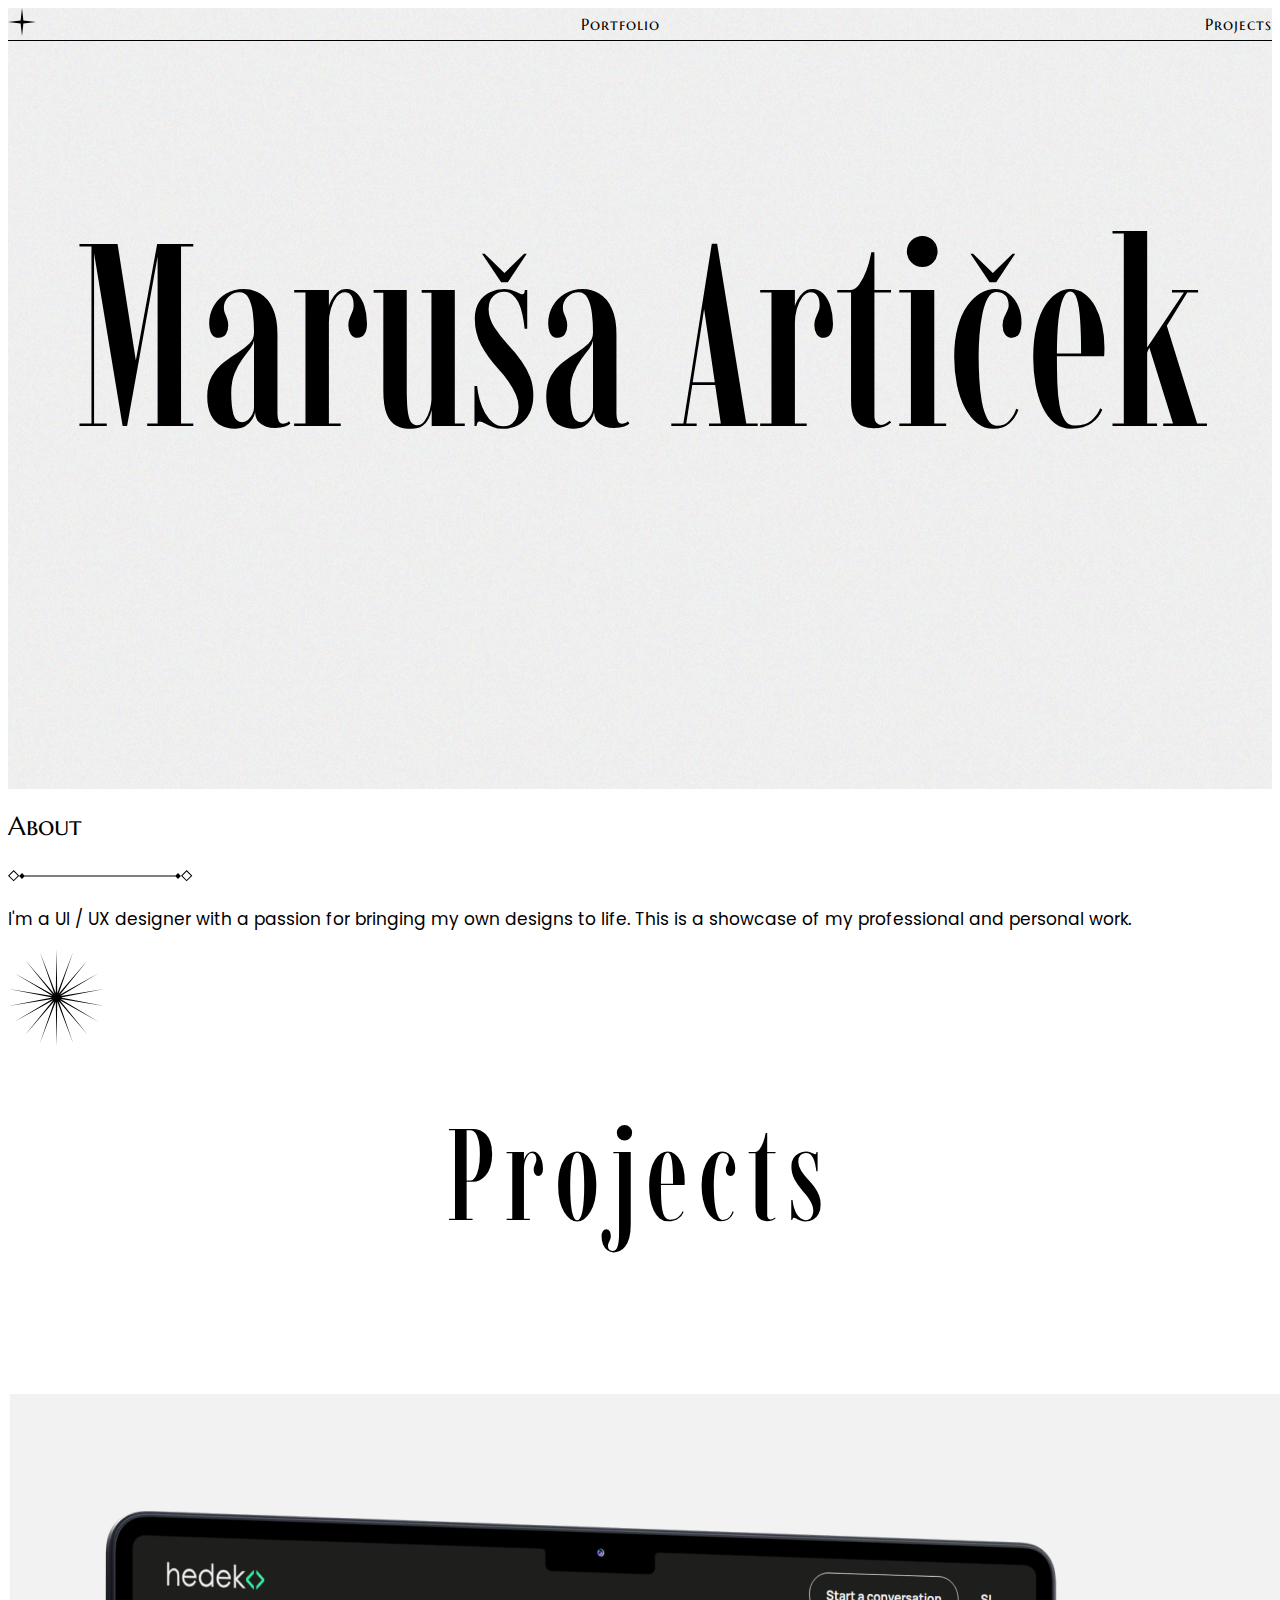
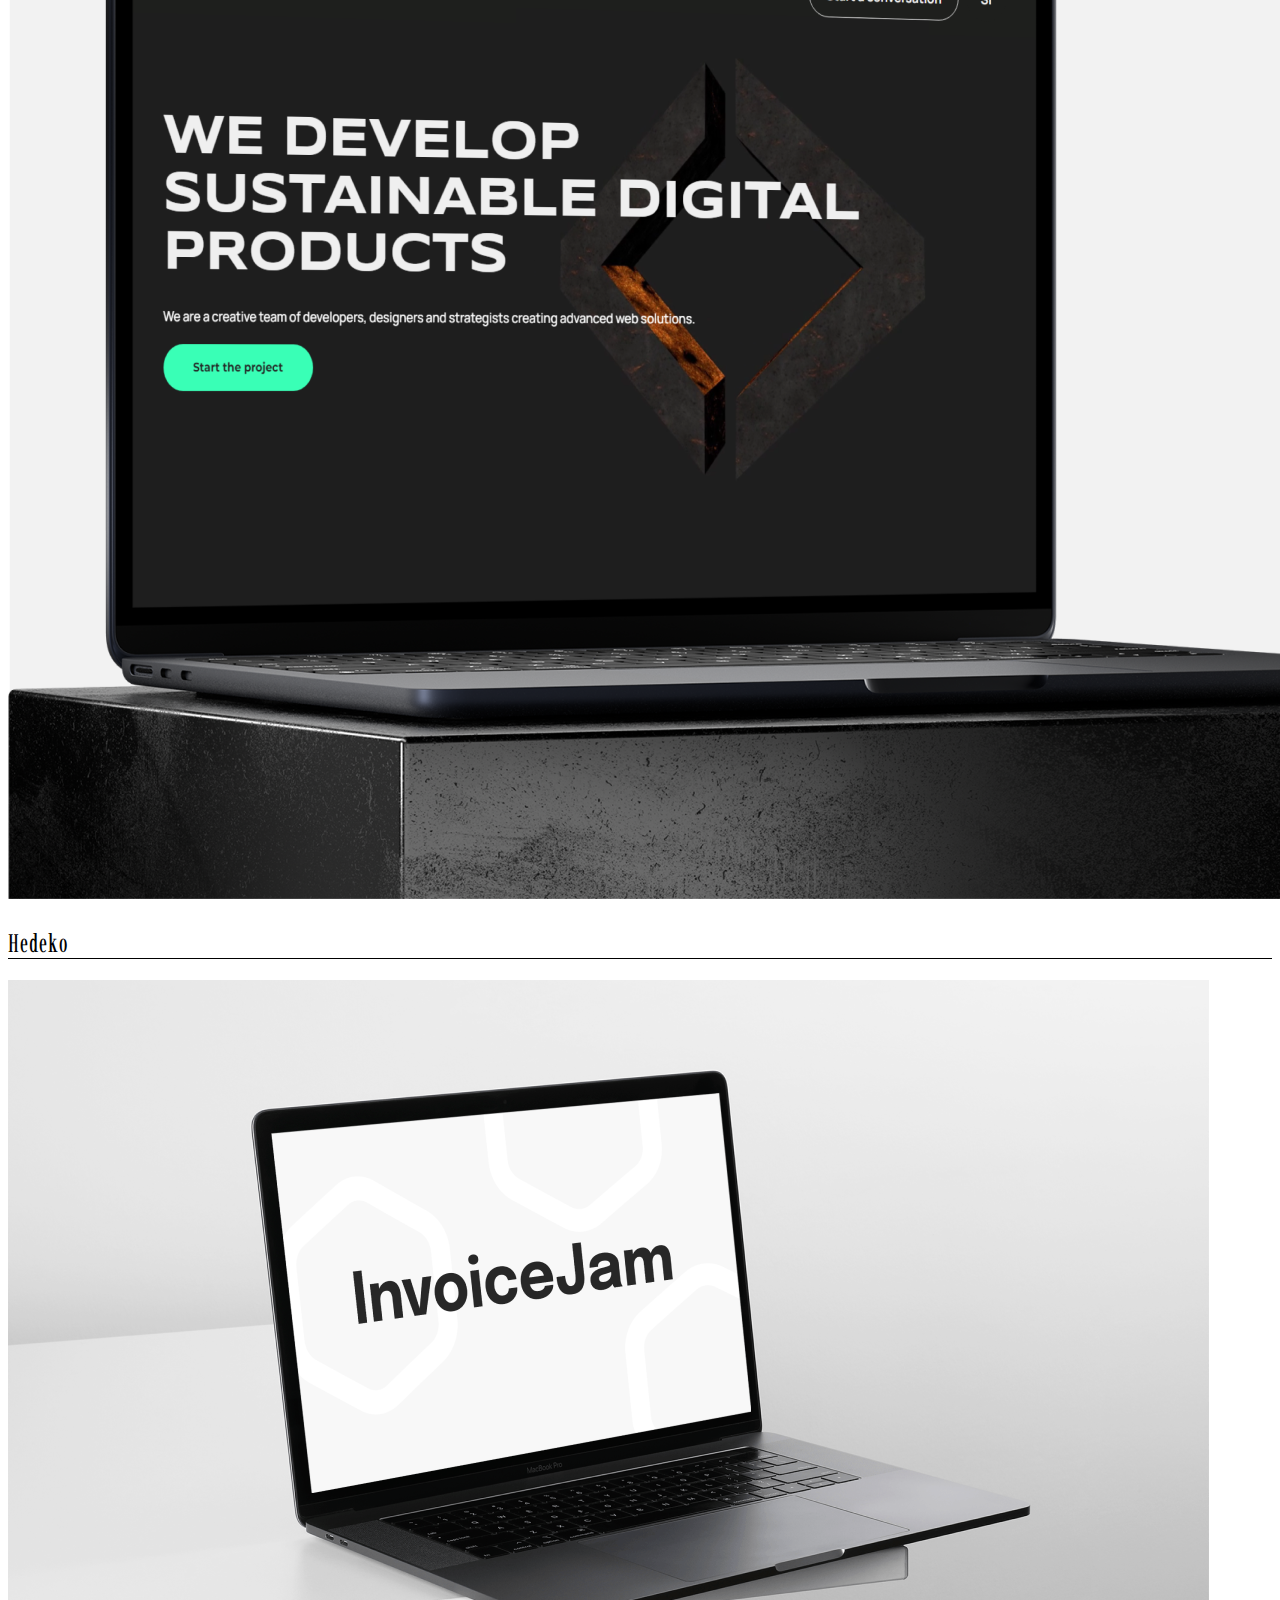
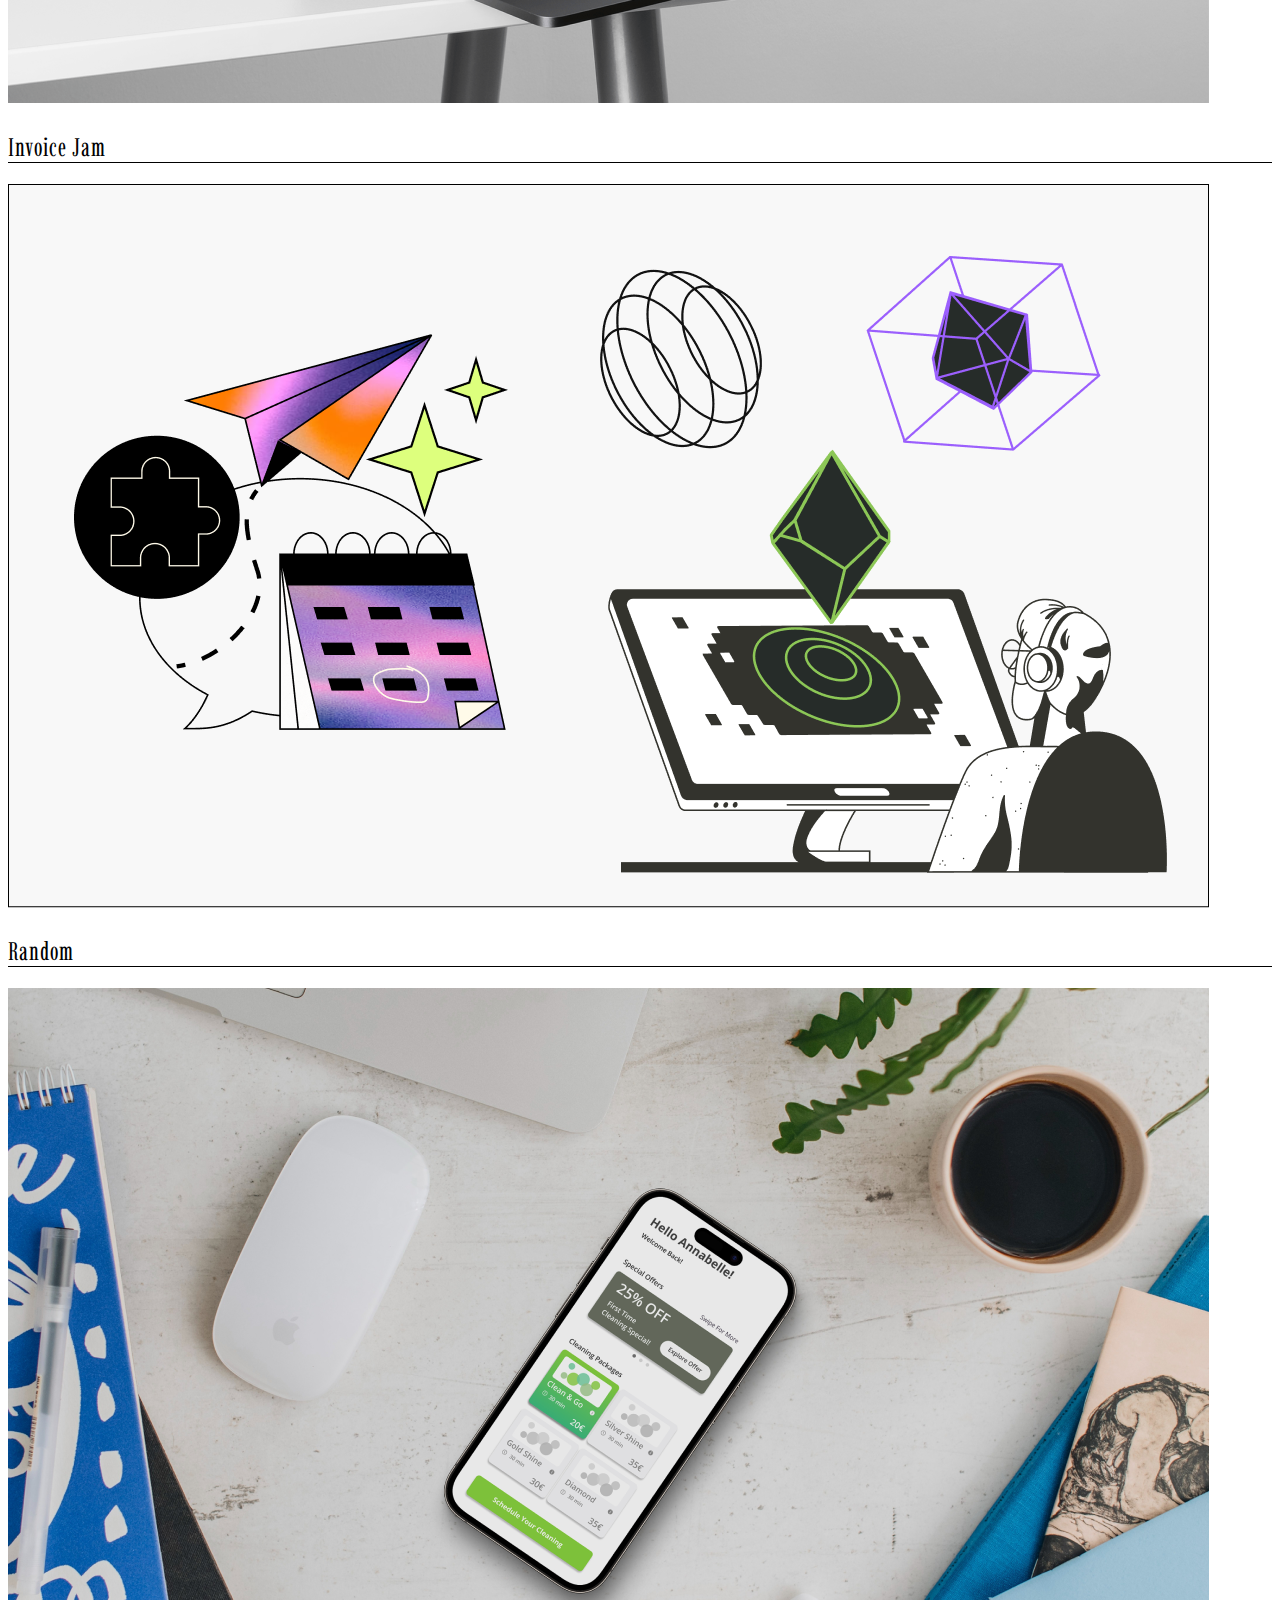
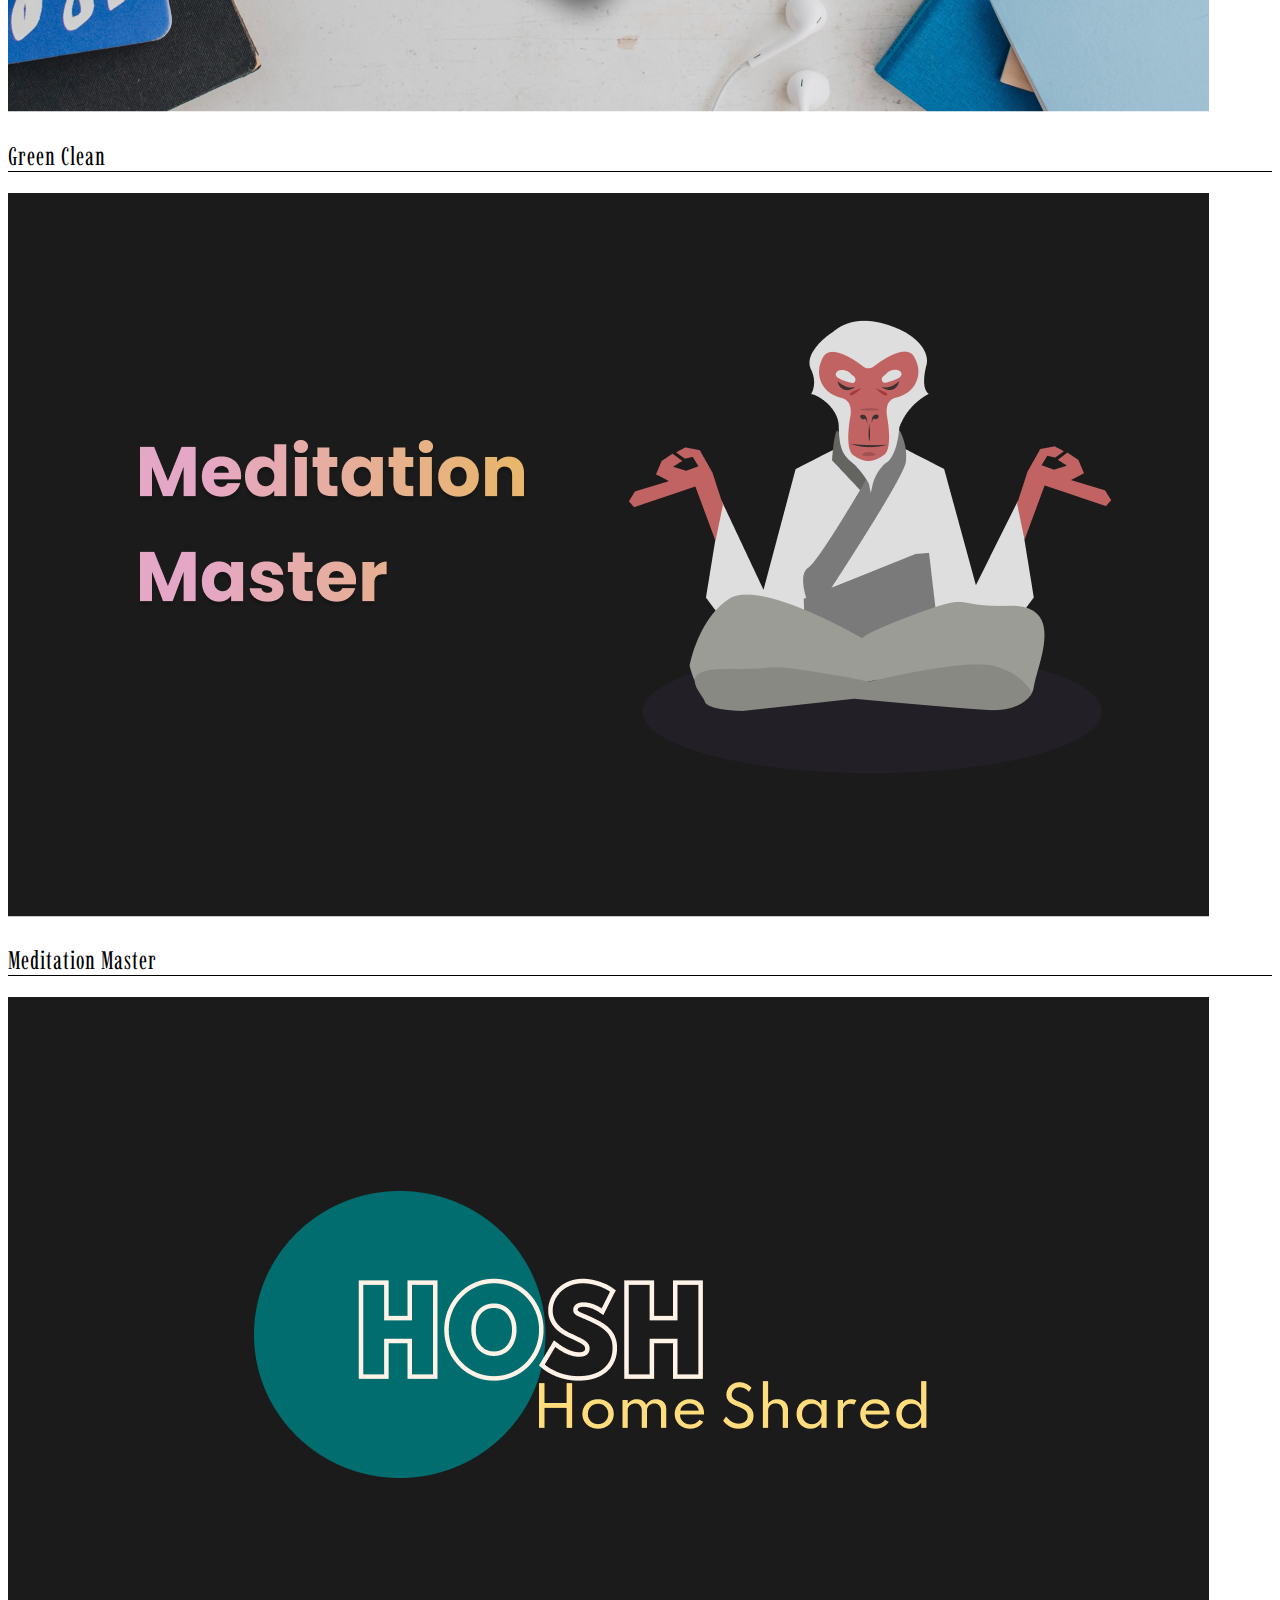
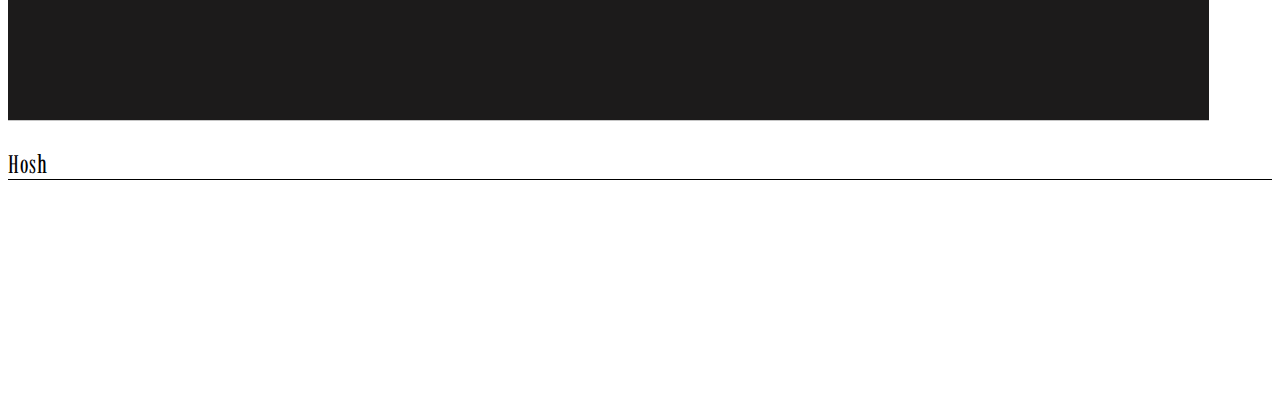
<file: index.html>
<!DOCTYPE html>
<html lang="en">
  <head>
    <meta charset="UTF-8" />
    <meta name="viewport" content="width=device-width, initial-scale=1.0" />
    <title>MA</title>

    <link
      href="https://cdn.jsdelivr.net/npm/bootstrap@5.0.2/dist/css/bootstrap.min.css"
      rel="stylesheet"
      integrity="sha384-EVSTQN3/azprG1Anm3QDgpJLIm9Nao0Yz1ztcQTwFspd3yD65VohhpuuCOmLASjC"
      crossorigin="anonymous"
    />
    <link rel="stylesheet" href="design.css" />
    <script
      src="https://cdn.jsdelivr.net/npm/bootstrap@5.0.2/dist/js/bootstrap.bundle.min.js"
      integrity="sha384-MrcW6ZMFYlzcLA8Nl+NtUVF0sA7MsXsP1UyJoMp4YLEuNSfAP+JcXn/tWtIaxVXM"
      crossorigin="anonymous"
    ></script>
  </head>

  <body>
    <section class="sec-bg">
      <div class="n-bor">
        <div class="">
          <div class="p-2 flex-j-s">
            <a href="index.html" class="p-2 bd-highlight nav-items">
              <img src="Star 27(1).svg" alt="" />
            </a>
            <a href="#index.html" class="bd-highlight nav-items">Portfolio</a>
            <!-- <a href="about.html" class="bd-highlight nav-items pe-3">ABOUT</a> -->
            <a href="#projects" class="p-2 bd-highlight nav-items">Projects</a>
          </div>
        </div>
      </div>

      <div class="portfolio">Maruša Artiček</div>

      <!-- <div class="pb-5 flex-j-c">
        <img src="Line.svg" alt="" />
      </div> -->
    </section>

    <!-- <section class="center mt-5 text-center">
      <div class="bor-mid">ssss</div>
    </section> -->

    <section class="container">
      <div class="row mt-5 mb-5">
        <div class="col-md-4"></div>
        <div class="col-md-4 text-center">
          <h2 class="mt-5 marcellus-sc-regular">About</h2>
          <img src="line-sqq.svg" alt="" />
          <p class="pt-5 pb-5">
            I'm a UI / UX designer with a passion for bringing my own designs to
            life. This is a showcase of my professional and personal work.
          </p>
          <img src="star-x.svg" alt="" />
        </div>
        <div class="col-md-4"></div>
      </div>
    </section>

    <section id="projects" class="p-bot-break">
      <div class="container">
        <div class="row">
          <h1 class="proj-txt mb-5">Projects</h1>
        </div>

        <div class="row">
          <div class="col-md-6">
            <a href="hedeko.html">
              <div class="">
                <img src="assets/hedeko/hedeko1.png" class="img-fluid" alt="" />
              </div>
            </a>
            <h2 class="mt-2 imbue n-bor">Hedeko</h2>
          </div>
          <div class="col-md-6">
            <a href="ijam.html">
              <div class="">
                <img src="assets/jam/jamjam.png" class="img-fluid fir" alt="" />
              </div>
            </a>
            <h2 class="mt-2 imbue n-bor">Invoice Jam</h2>
          </div>
        </div>
        <div class="row mt-5">
          <div class="col-md-6">
            <a href="random.html">
              <div class="">
                <img src="assets/rand.png" class="img-fluid fir" alt="" />
              </div>
            </a>
            <h2 class="mt-2 imbue n-bor">Random</h2>
          </div>
          <div class="col-md-6">
            <a href="greenc.html">
              <div class="">
                <img src="assets/greenc/gci.png" class="img-fluid fir" alt="" />
              </div>
            </a>
            <h2 class="mt-2 imbue n-bor">Green Clean</h2>
          </div>
        </div>
        <div class="row mt-5">
          <div class="col-md-6">
            <a href="meditationMaster.html">
              <div class="">
                <img src="assets/medm.png" class="img-fluid fir" alt="" />
              </div>
            </a>
            <h2 class="mt-2 imbue n-bor">Meditation Master</h2>
          </div>
          <div class="col-md-6">
            <a href="hoshh.html">
               <div class="">
                <img src="assets/hosh1.png" class="img-fluid fir" alt="" />
              </div>
            </a>
            <h2 class="mt-2 imbue n-bor">Hosh</h2>
          </div>
        </div>
      </div>
    </section>
  </body>
</html>
</file>
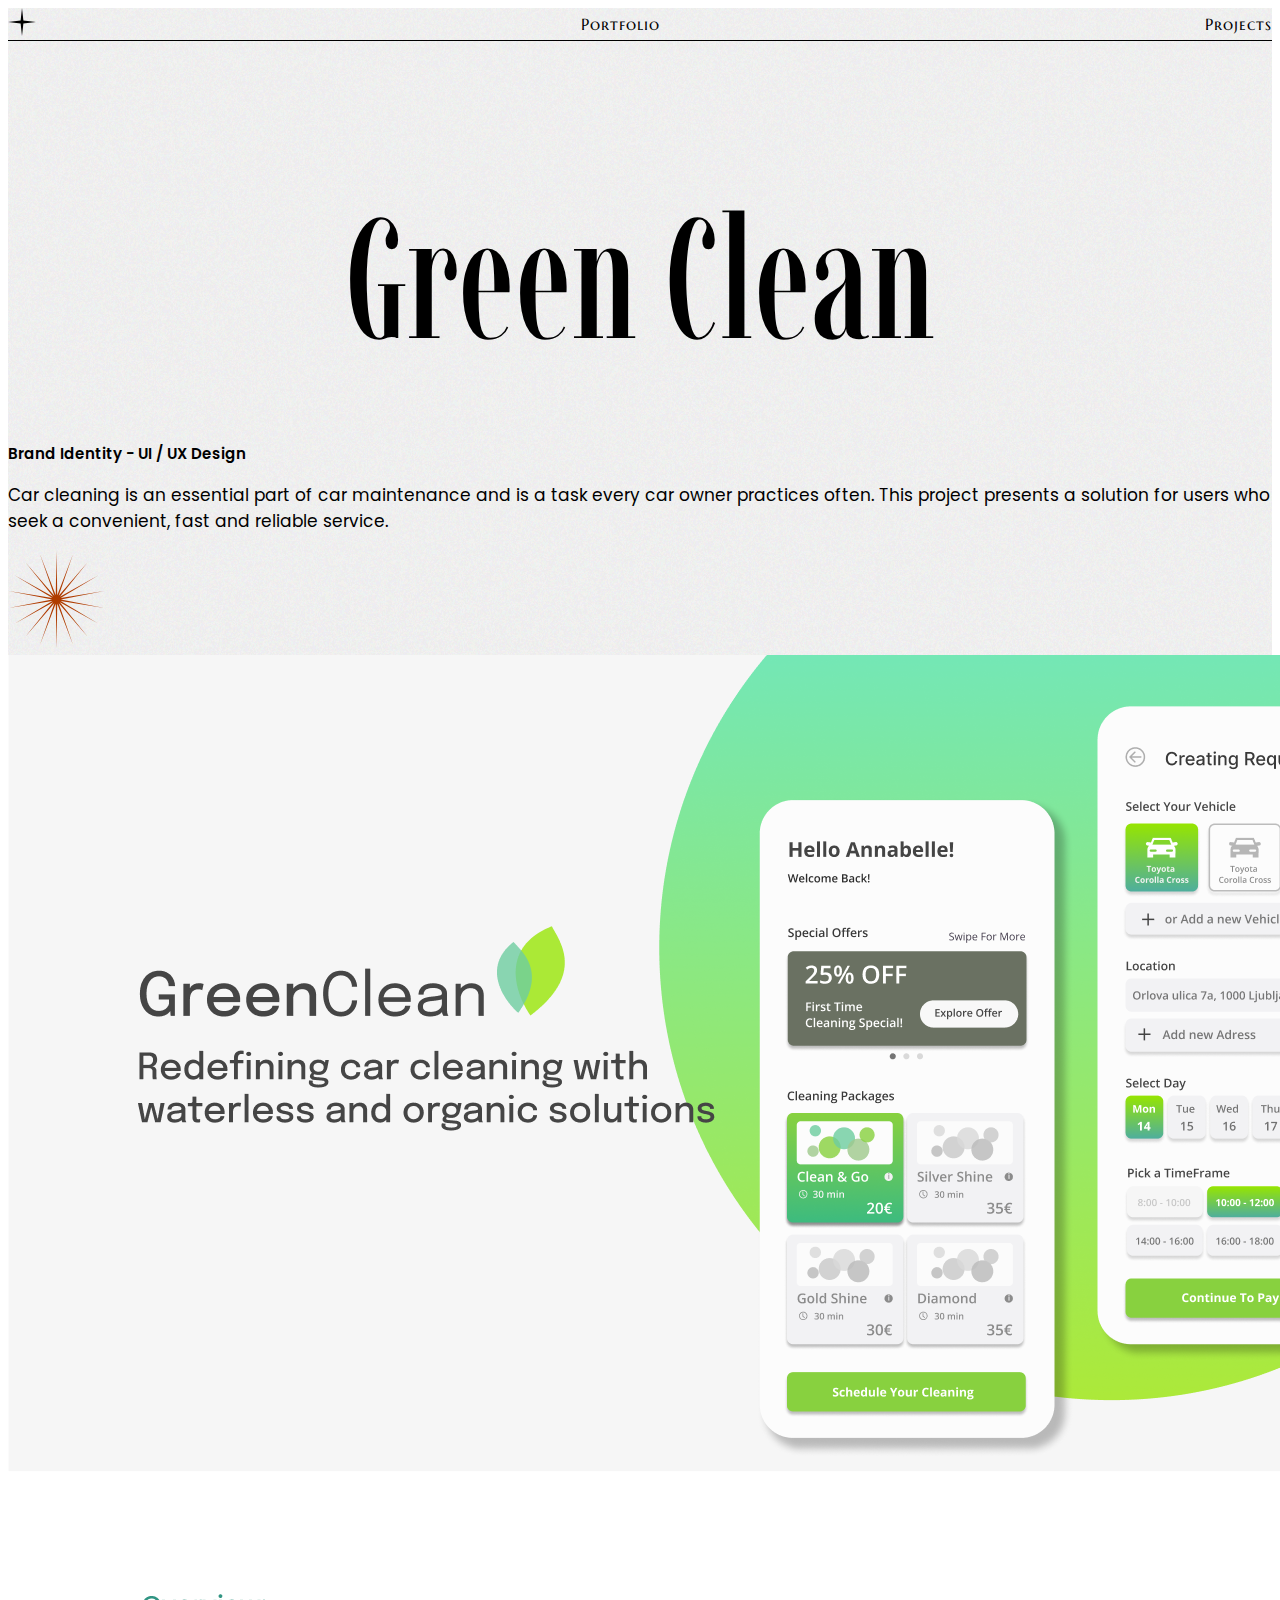
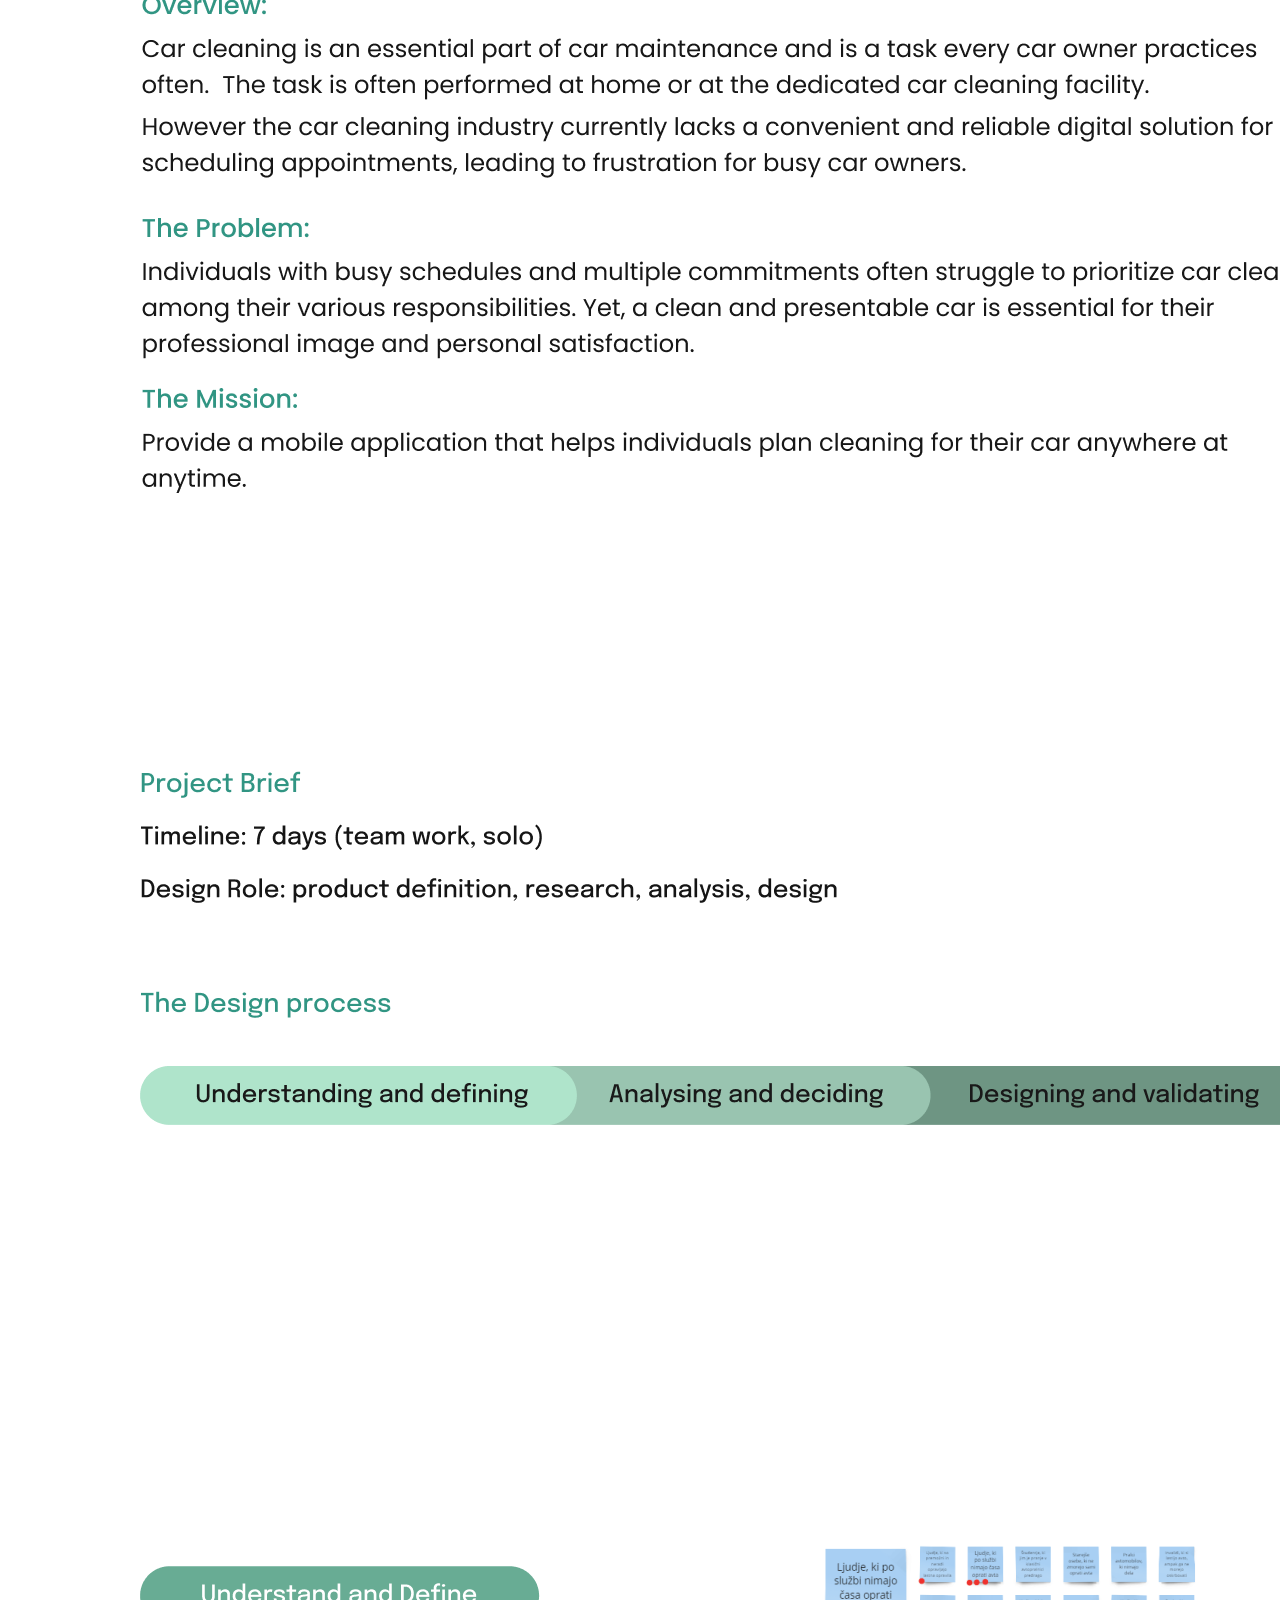
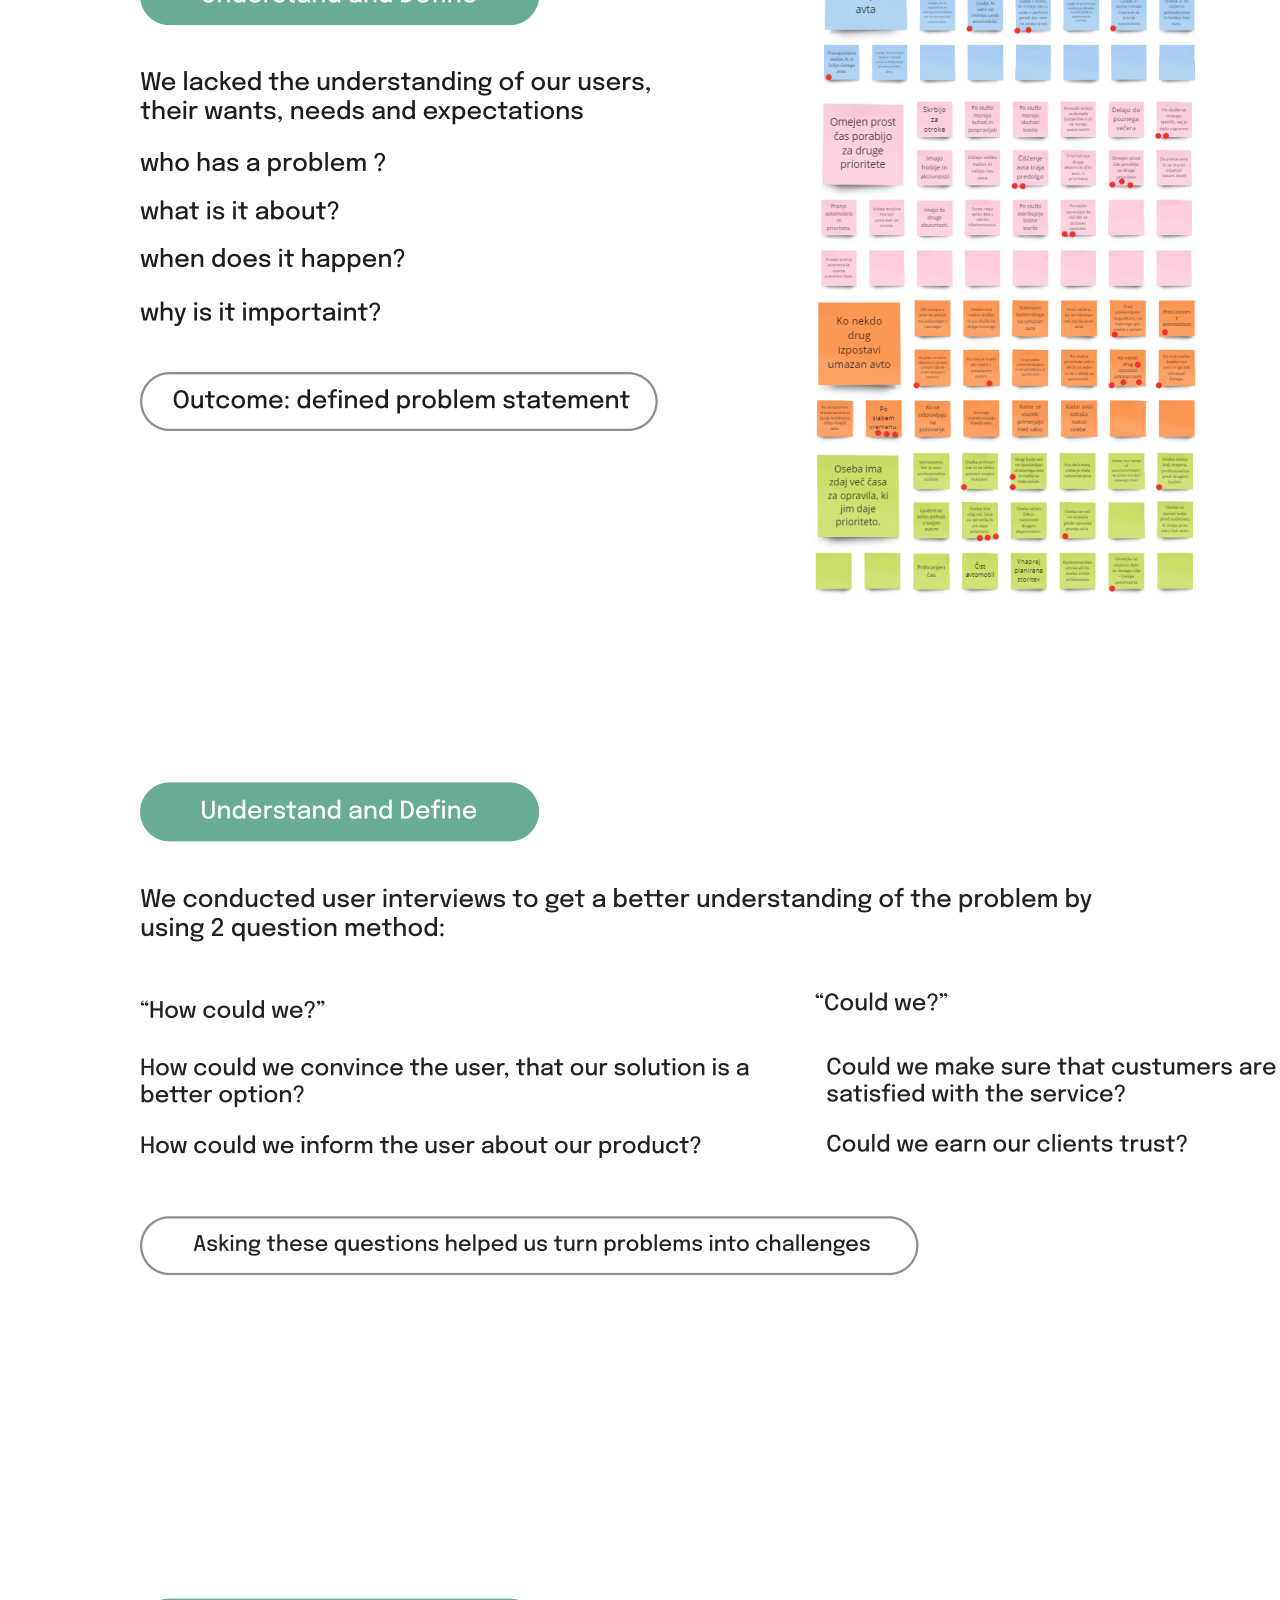
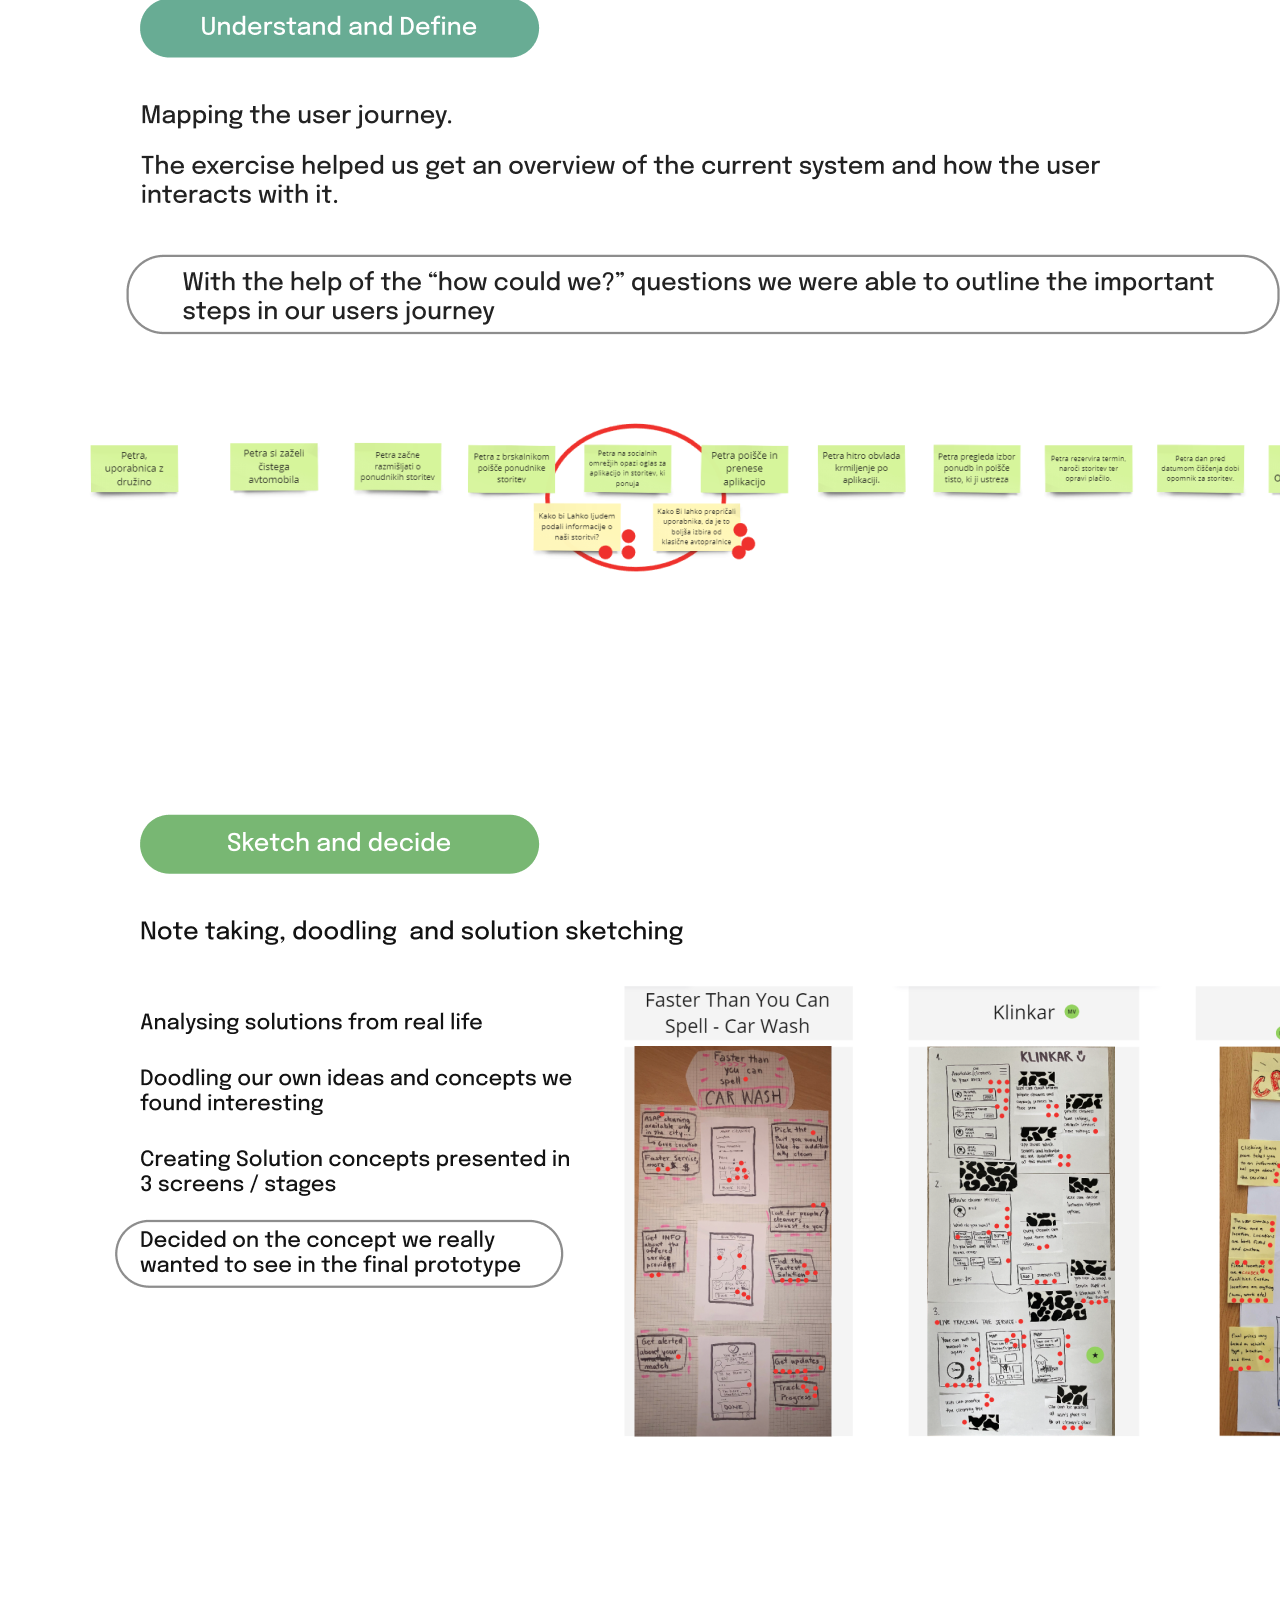
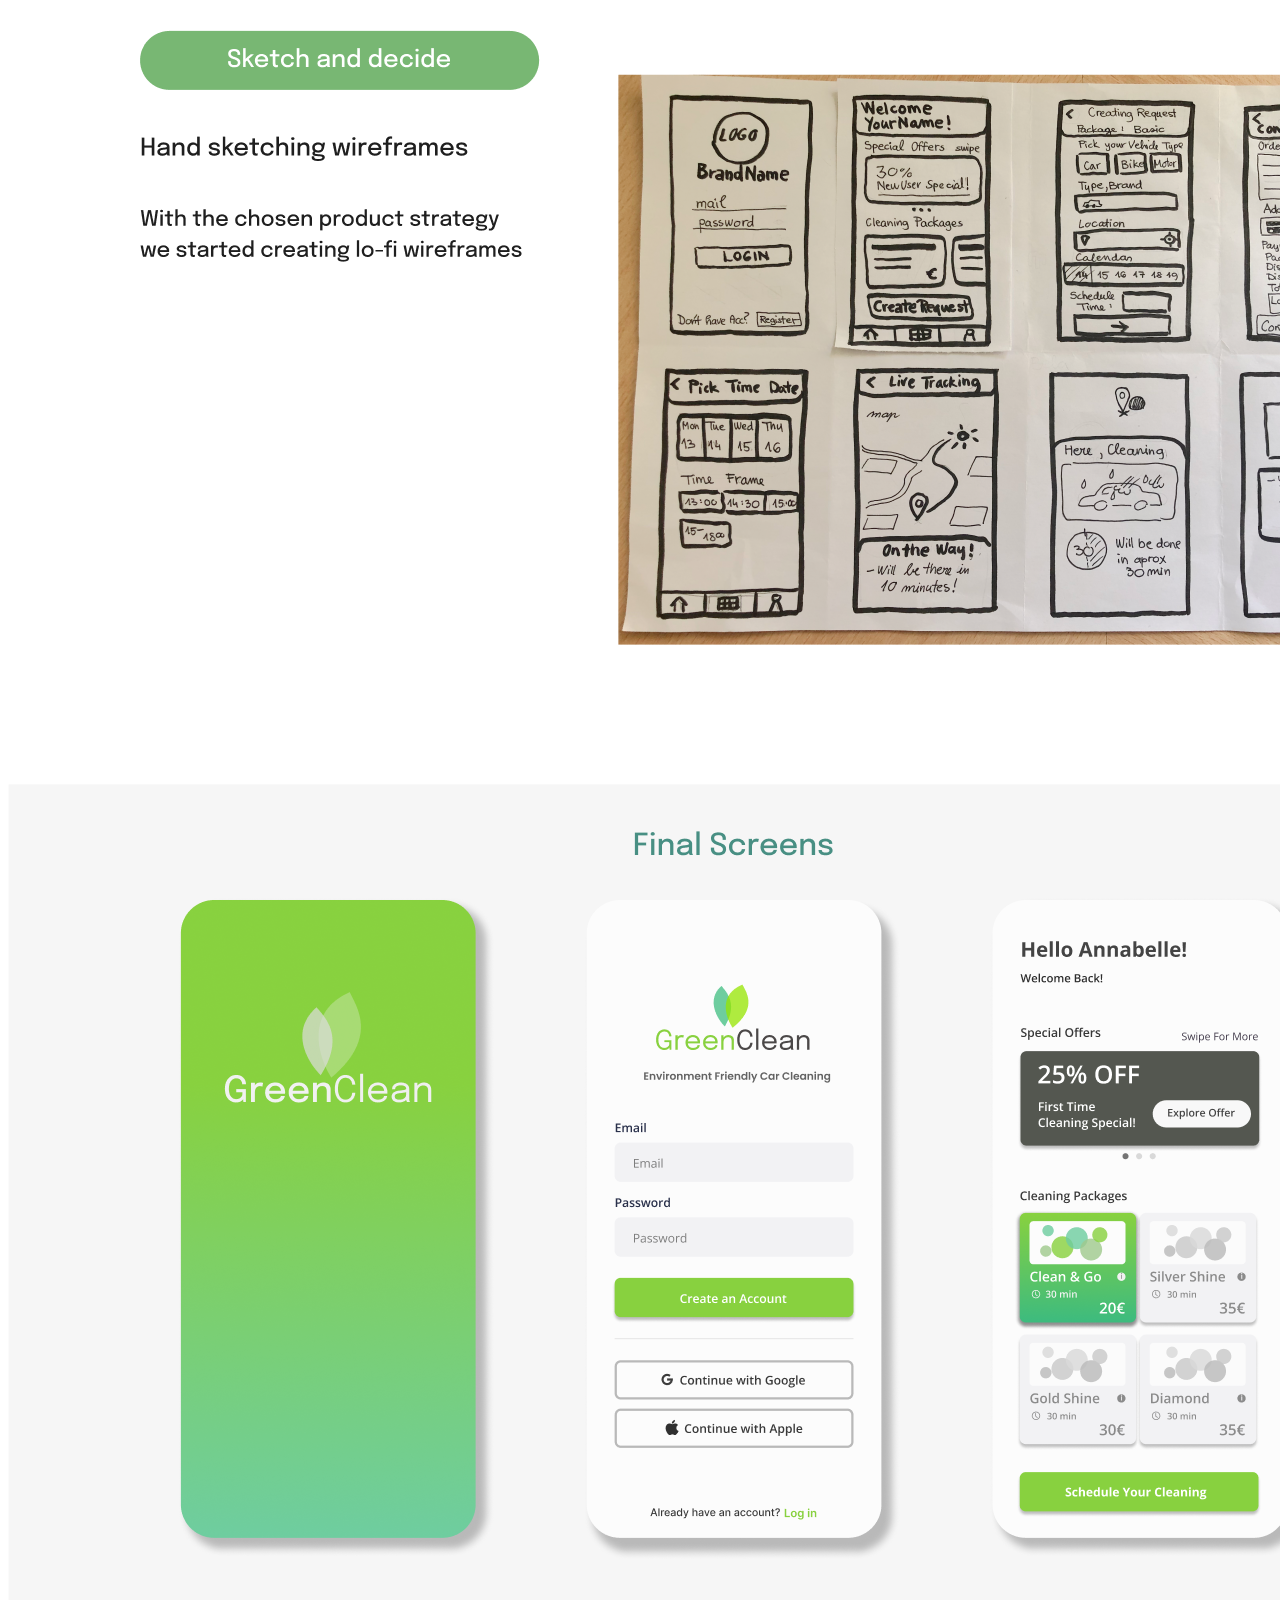
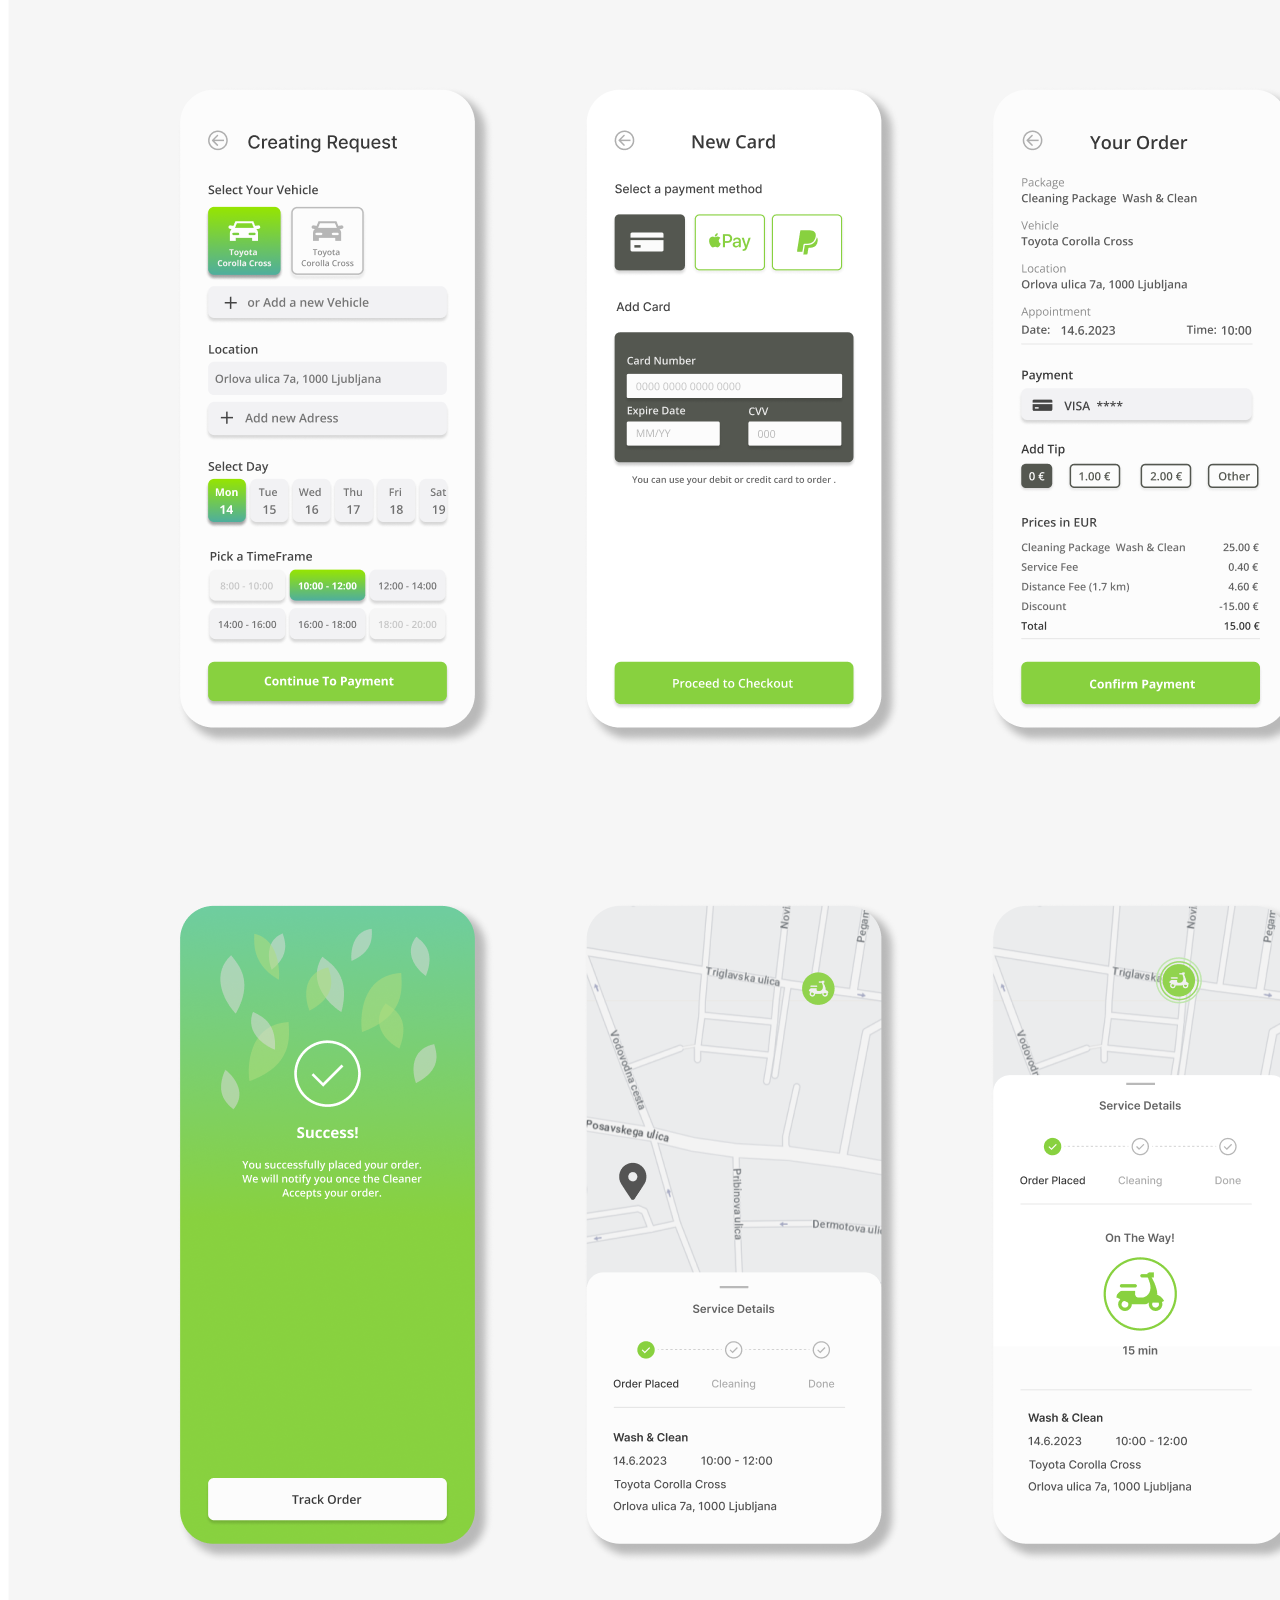
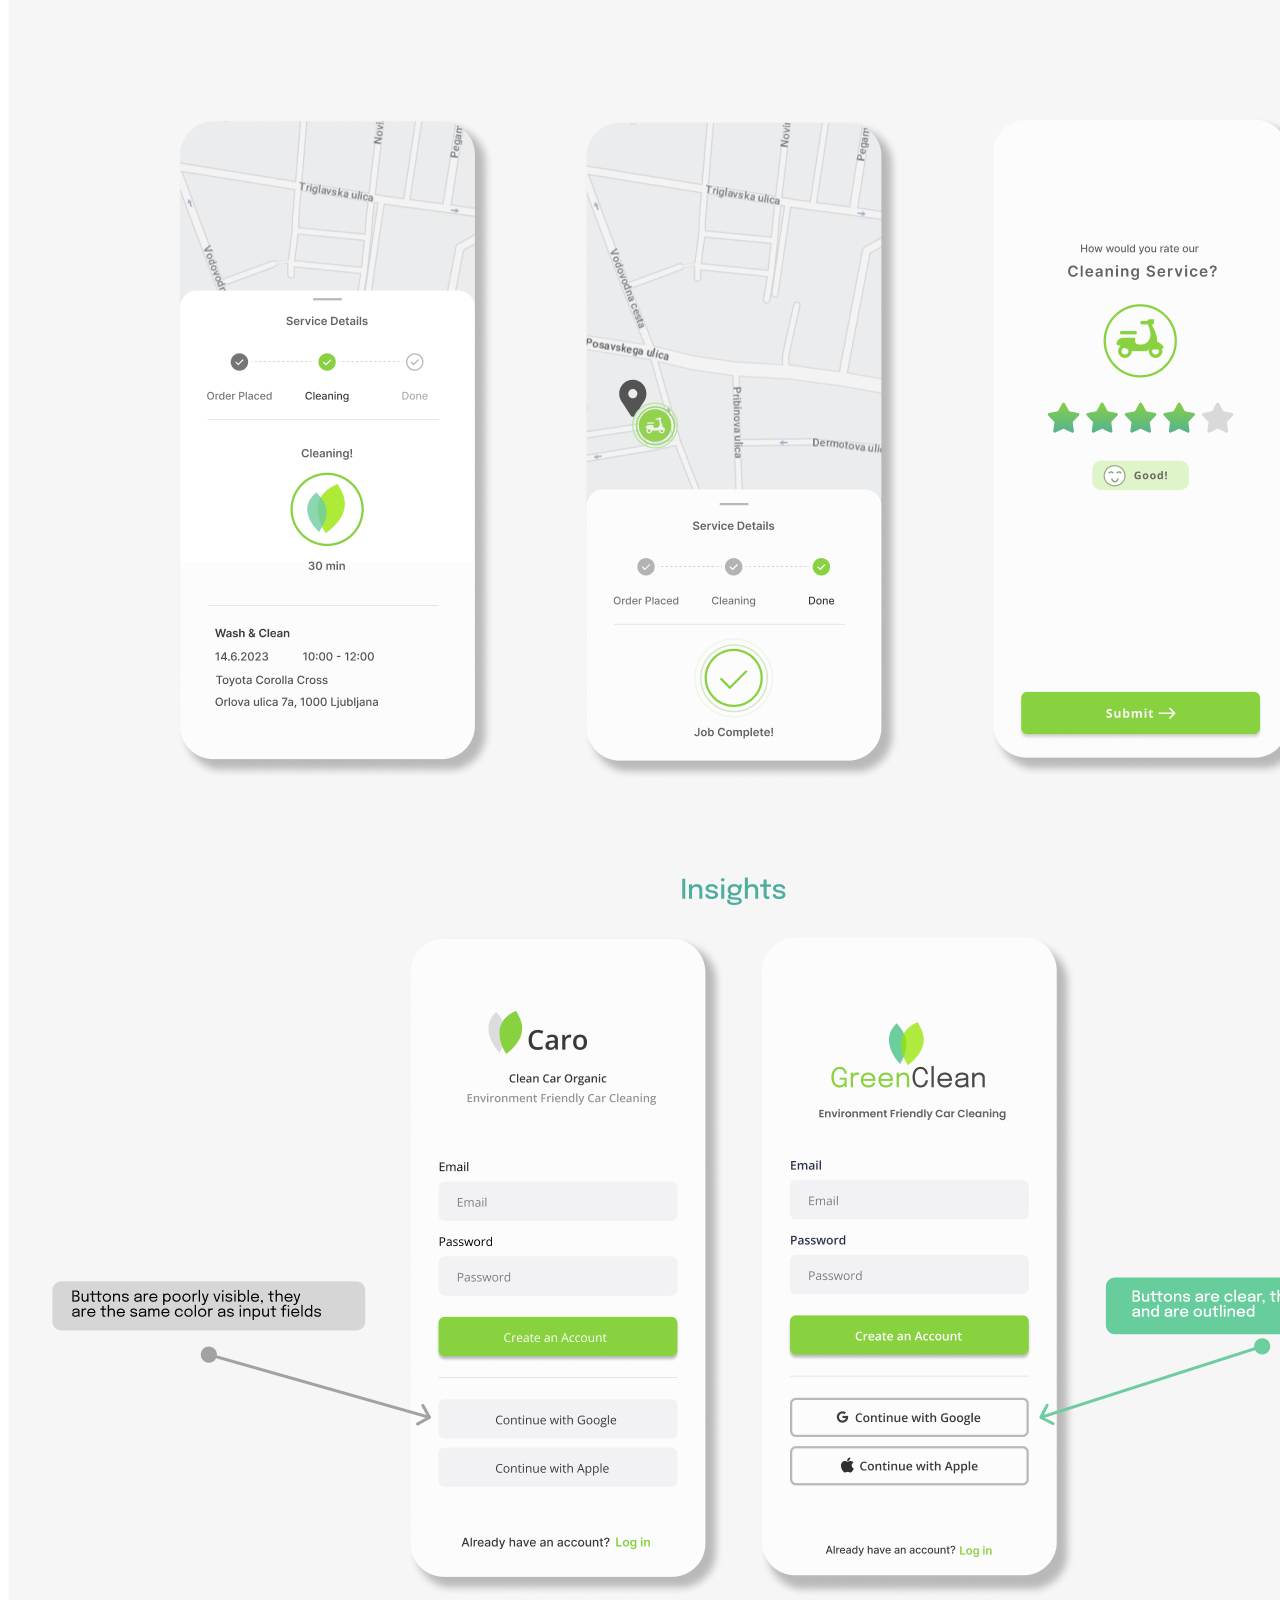
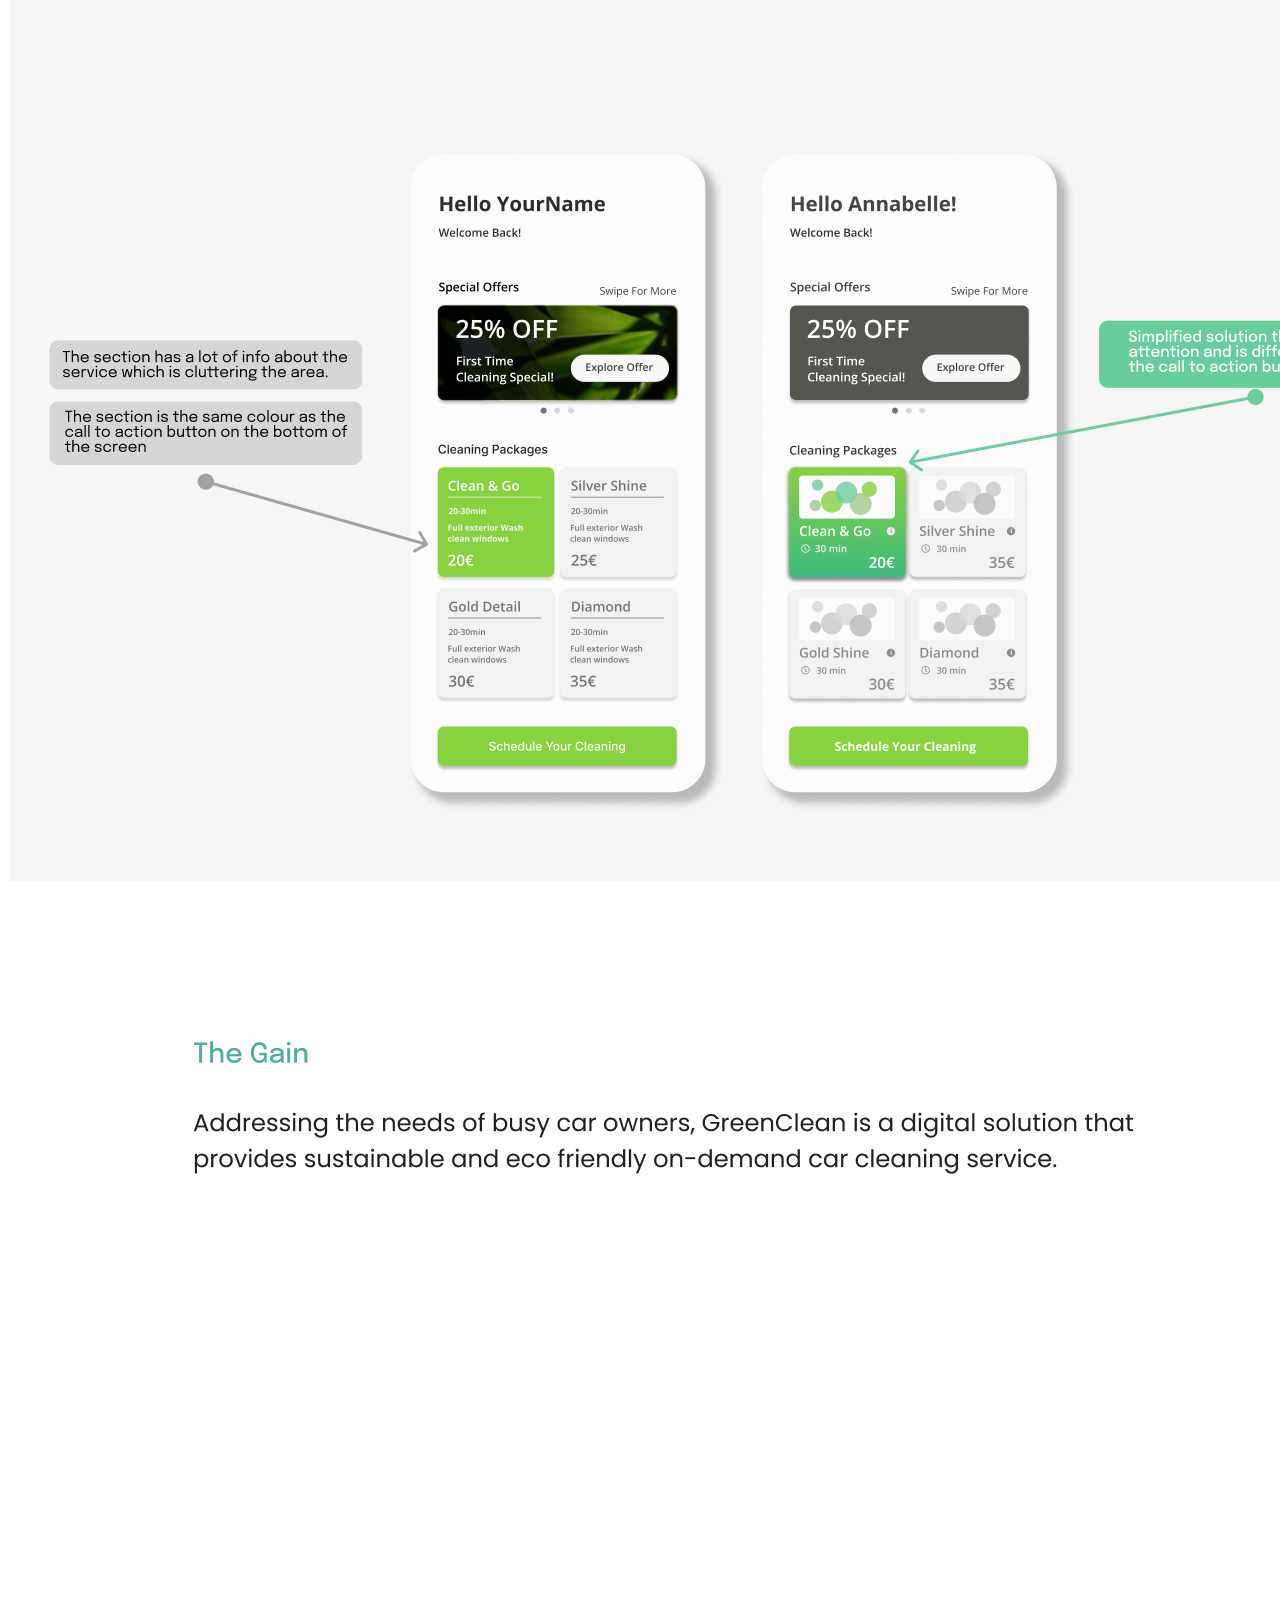
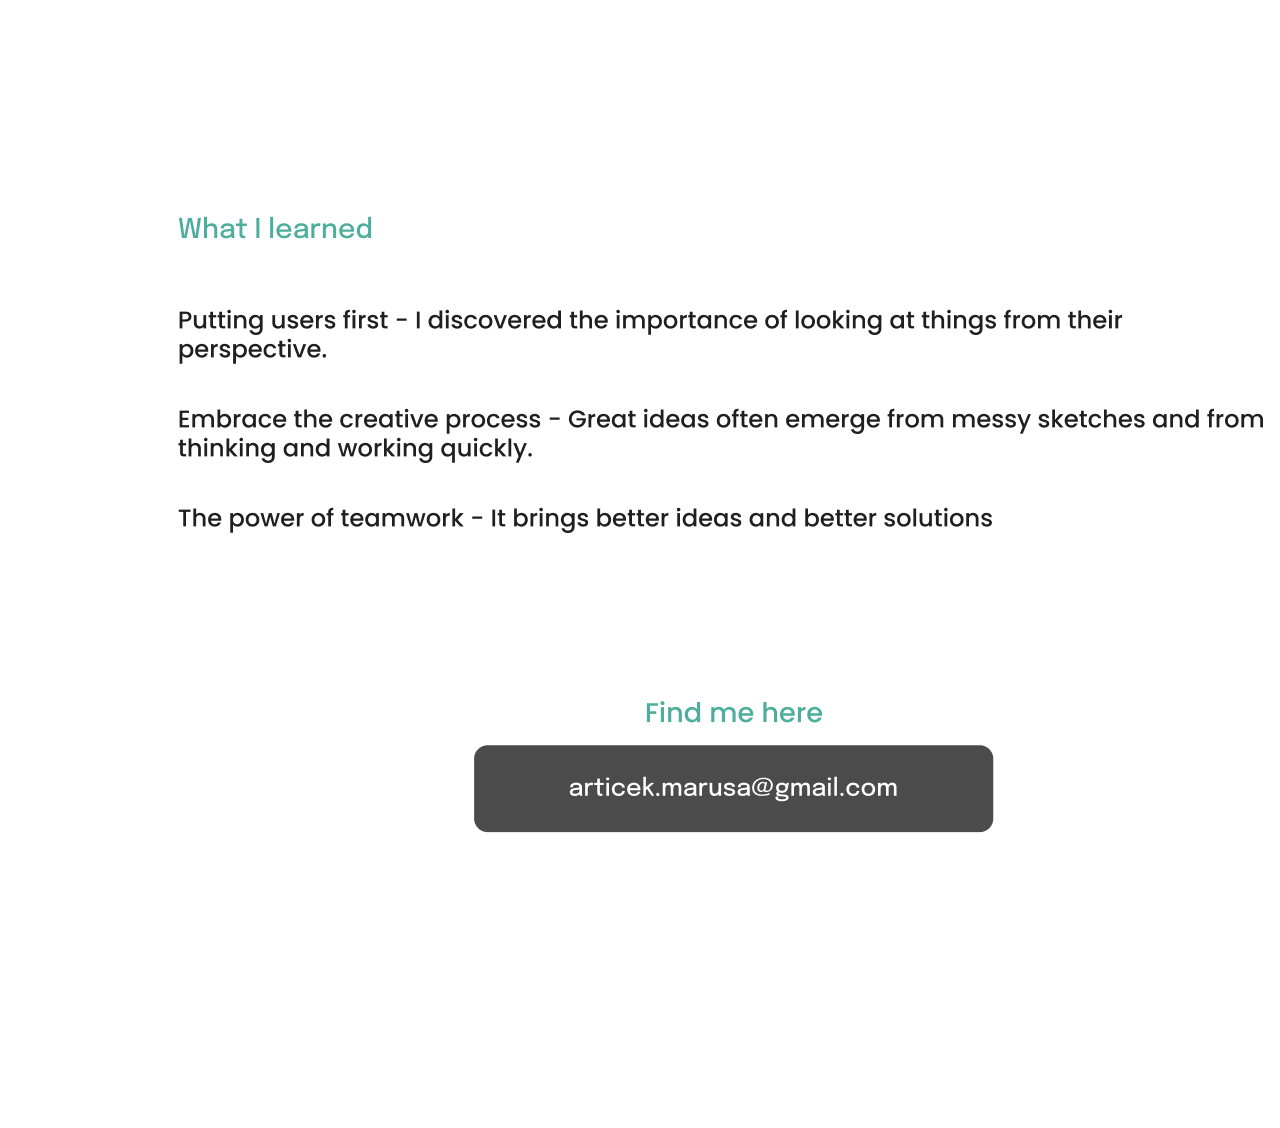
<file: greenc.html>
<!DOCTYPE html>
<html lang="en">
  <head>
    <meta charset="UTF-8" />
    <meta name="viewport" content="width=device-width, initial-scale=1.0" />
    <title>MA</title>

    <link
      href="https://cdn.jsdelivr.net/npm/bootstrap@5.0.2/dist/css/bootstrap.min.css"
      rel="stylesheet"
      integrity="sha384-EVSTQN3/azprG1Anm3QDgpJLIm9Nao0Yz1ztcQTwFspd3yD65VohhpuuCOmLASjC"
      crossorigin="anonymous"
    />
    <link rel="stylesheet" href="design.css" />
    <script
      src="https://cdn.jsdelivr.net/npm/bootstrap@5.0.2/dist/js/bootstrap.bundle.min.js"
      integrity="sha384-MrcW6ZMFYlzcLA8Nl+NtUVF0sA7MsXsP1UyJoMp4YLEuNSfAP+JcXn/tWtIaxVXM"
      crossorigin="anonymous"
    ></script>
  </head>

  <body>
    <section class="sec-bg">
      <div class="n-bor">
        <div class="">
          <div class="p-2 flex-j-s">
            <a href="index.html" class="p-2 bd-highlight nav-items">
              <img src="Star 27(1).svg" alt="" />
            </a>
            <a href="index.html" class="bd-highlight nav-items">Portfolio</a>
            <!-- <a href="about.html" class="bd-highlight nav-items pe-3">ABOUT</a> -->
            <a href="#projects" class="p-2 bd-highlight nav-items">Projects</a>
          </div>
        </div>
      </div>

      <div class="project-h">Green Clean</div>
      <section class="container pb-5">
        <div class="row mb-5">
          <div class="col-md-3"></div>
          <div class="col-md-6 text-center">
            <p class="desc-t mt-2">Brand Identity - UI / UX Design</p>

            <p class="pt-3 pb-5">
              Car cleaning is an essential part of car maintenance and is a task
              every car owner practices often. This project presents a solution
              for users who seek a convenient, fast and reliable service.
            </p>
            <img src="star-red.svg" alt="" />
          </div>
          <div class="col-md-3"></div>
        </div>
      </section>
      <!-- <div class="pb-5 flex-j-c">
        <img src="Line.svg" alt="" />
      </div> -->
    </section>

    <!-- <section class="center mt-5 text-center">
      <div class="bor-mid">ssss</div>
    </section> -->

    <section class="mt-5 p-bot-break">
      <div class="container">
        <img src="greenclean.png" class="img-fluid" alt="Your Image" />
      </div>
    </section>
  </body>
</html>
</file>
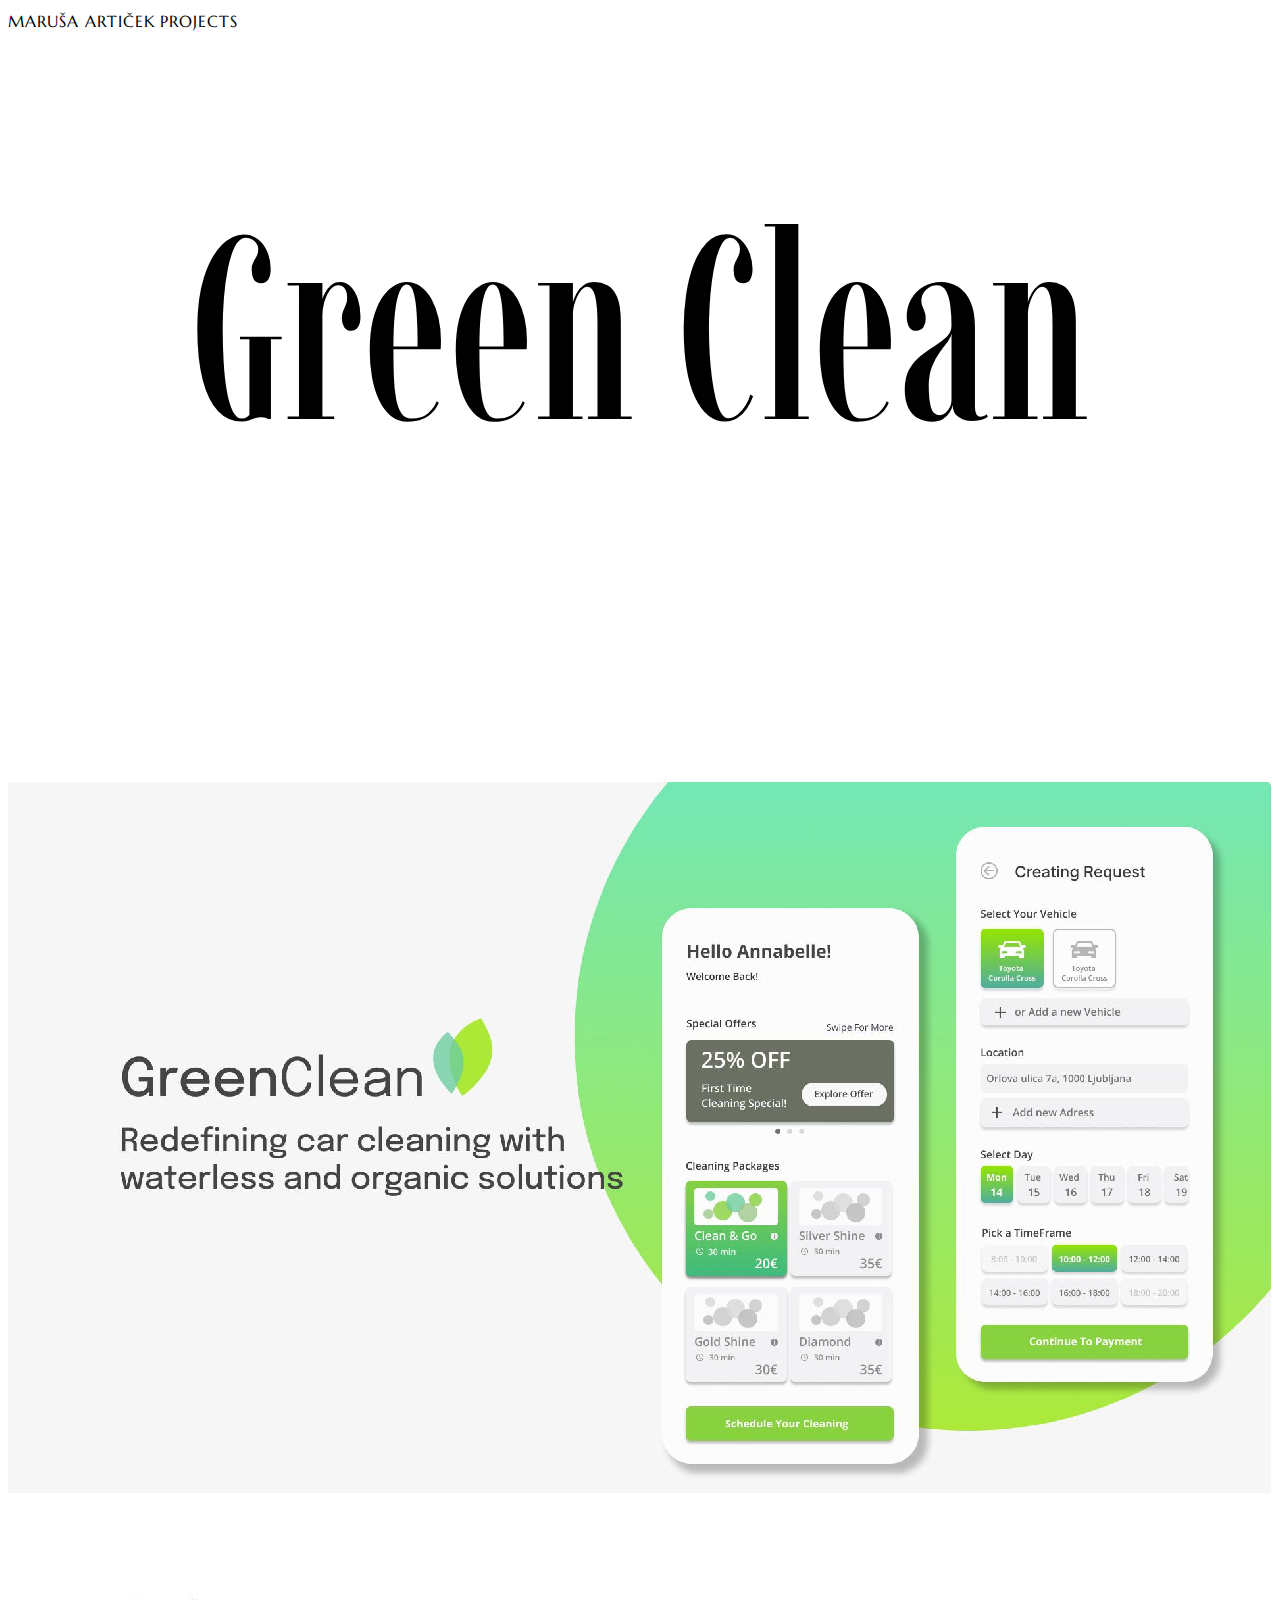
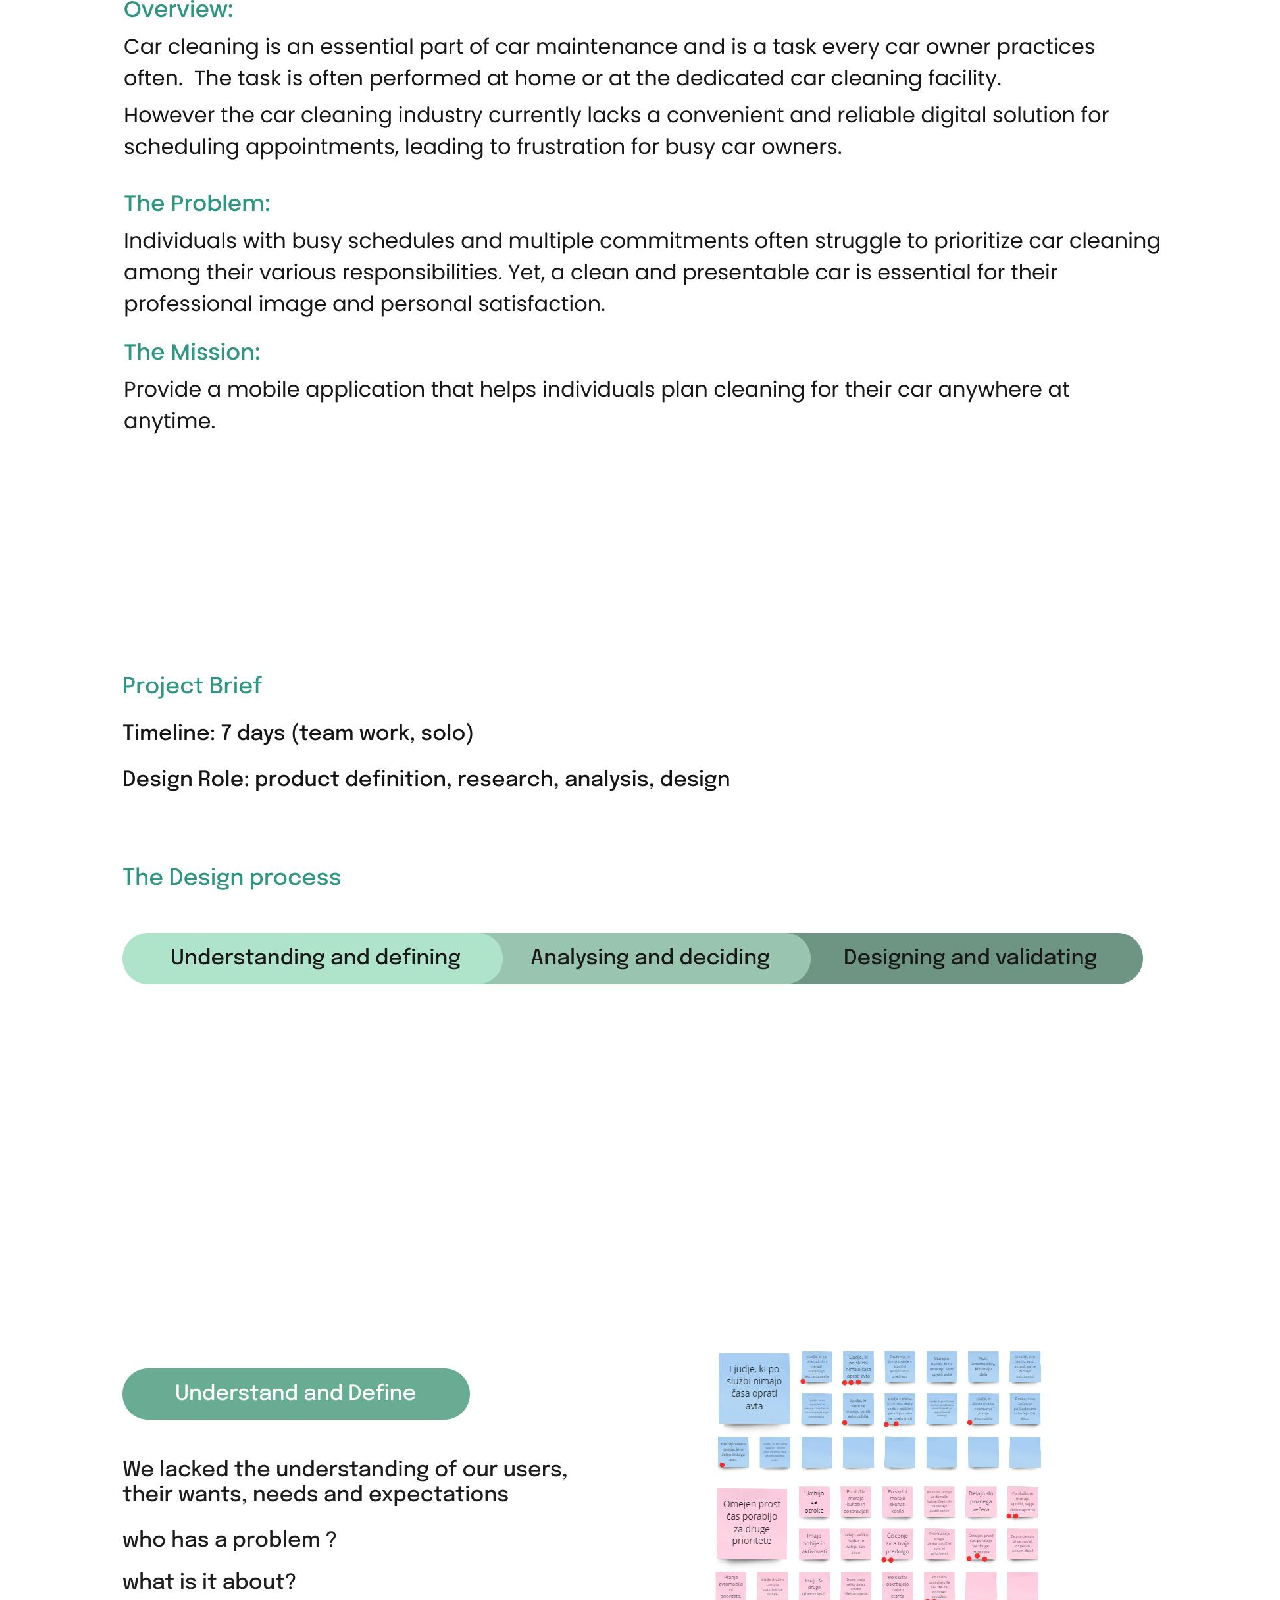
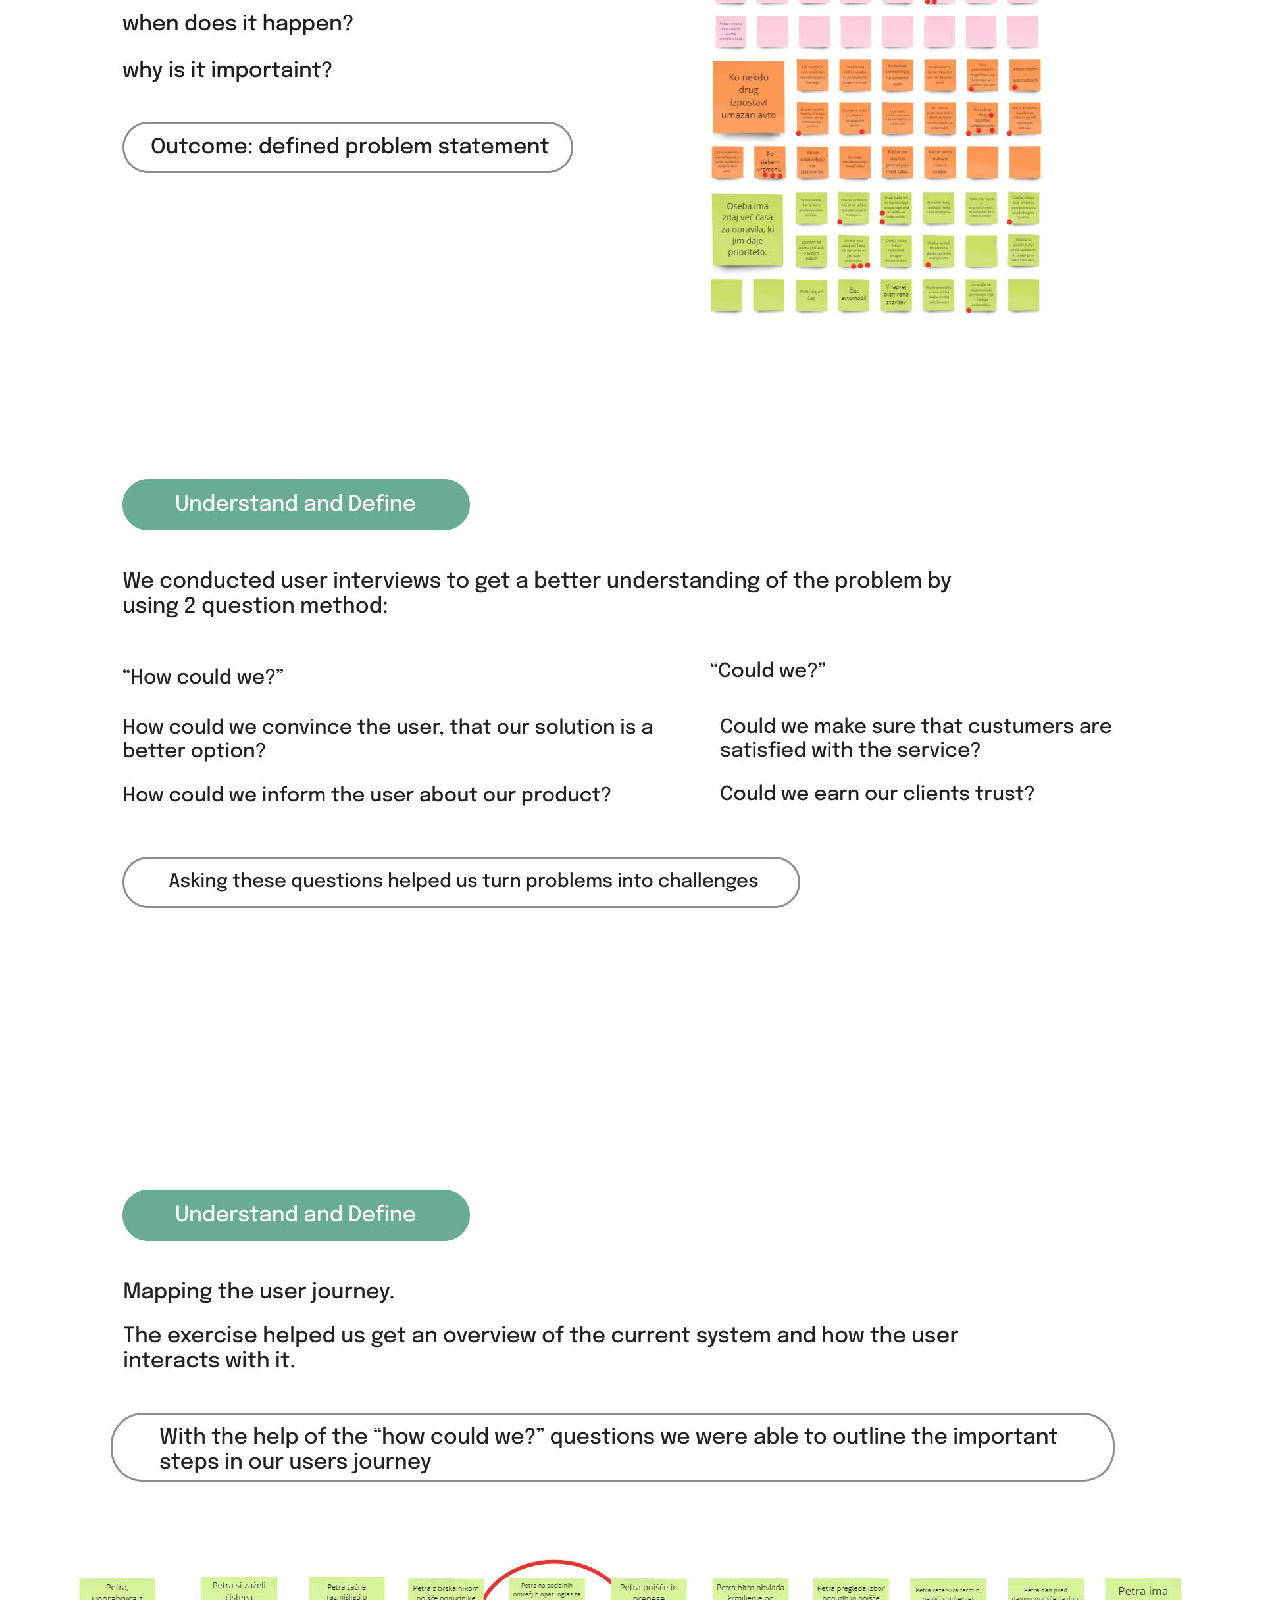
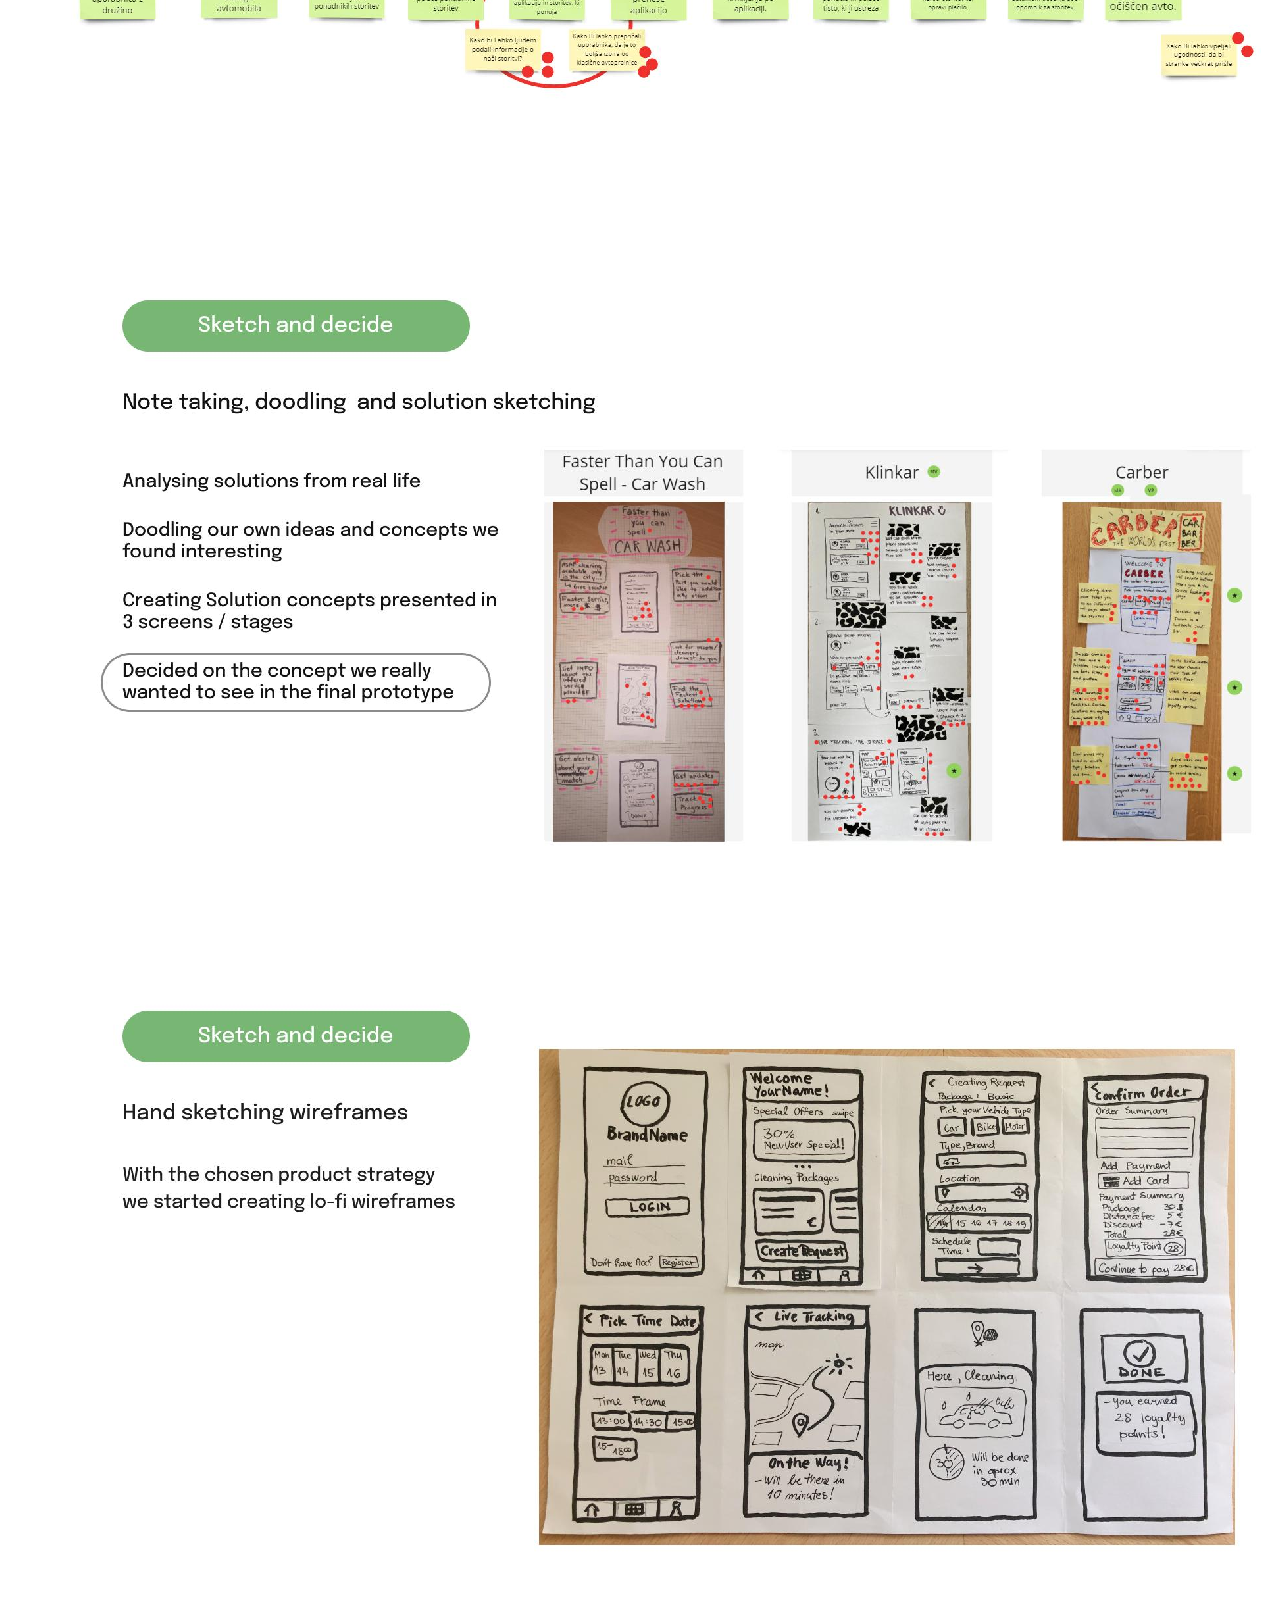
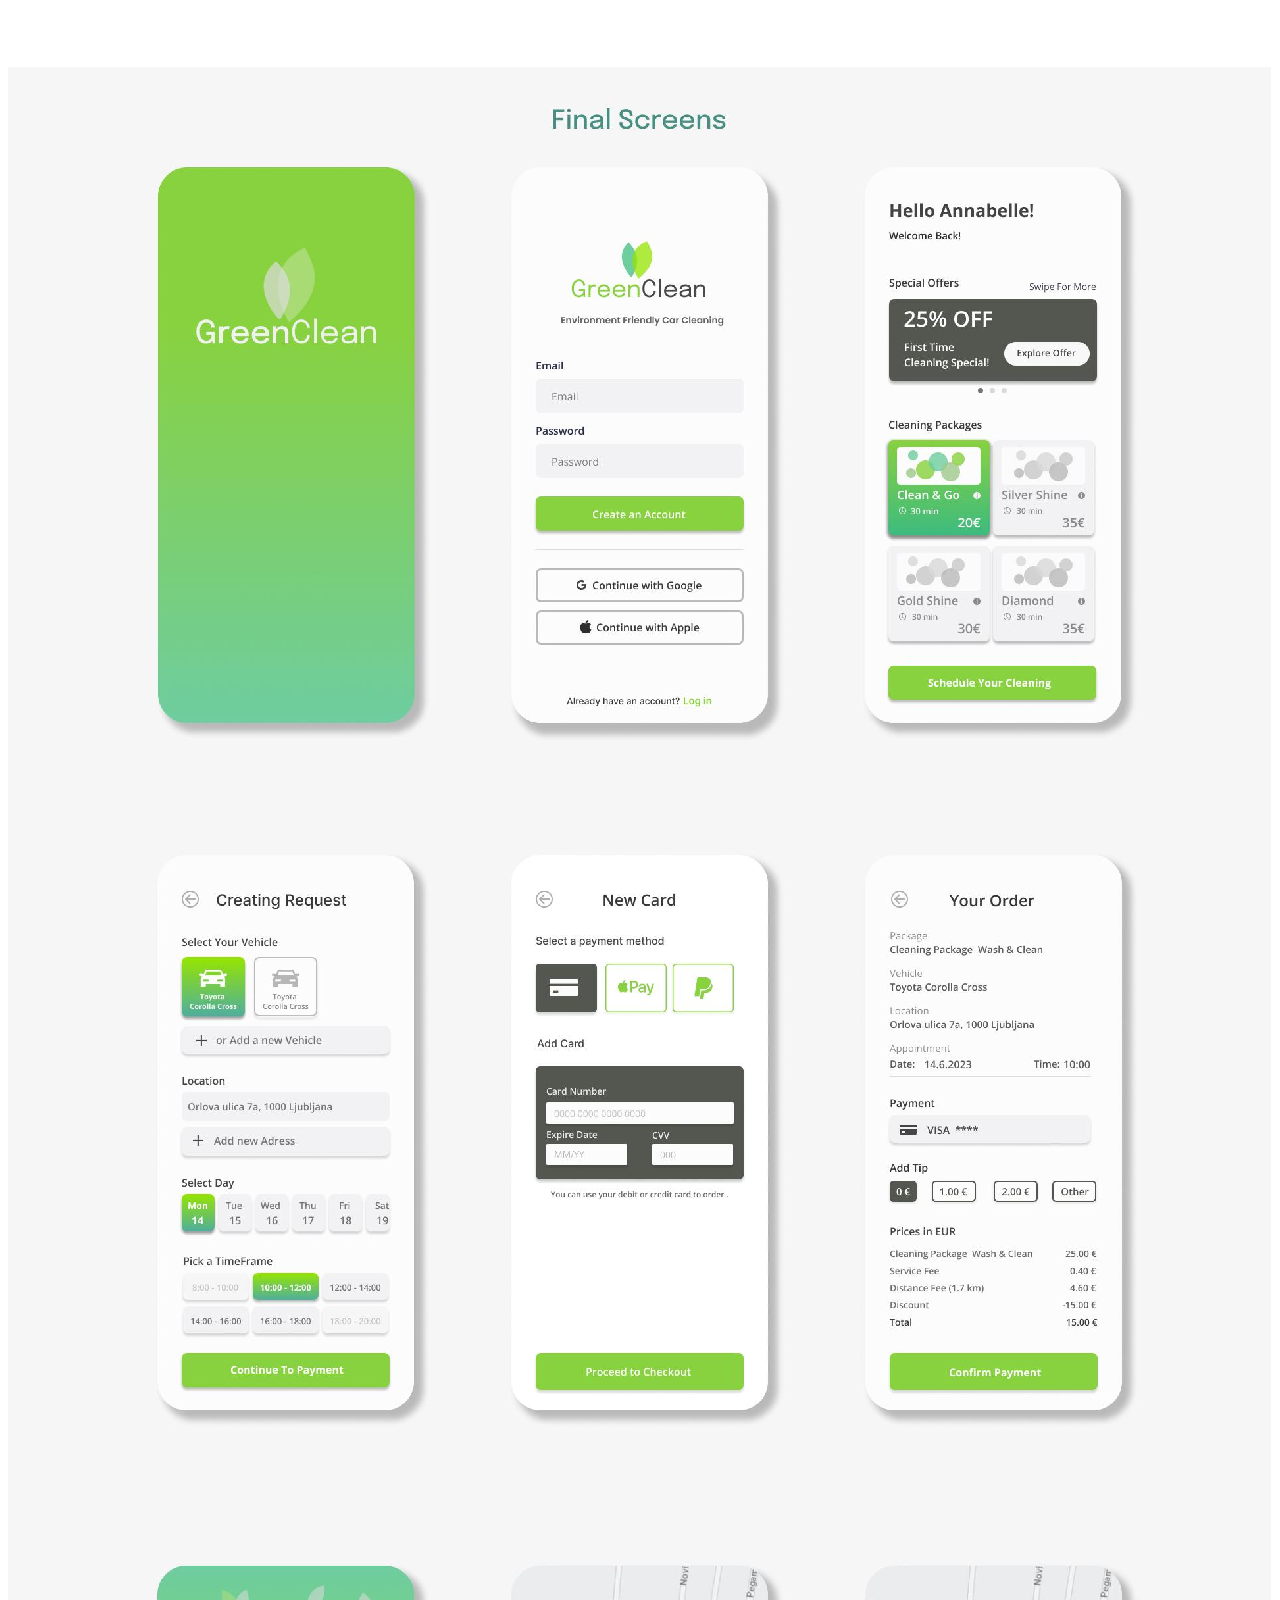
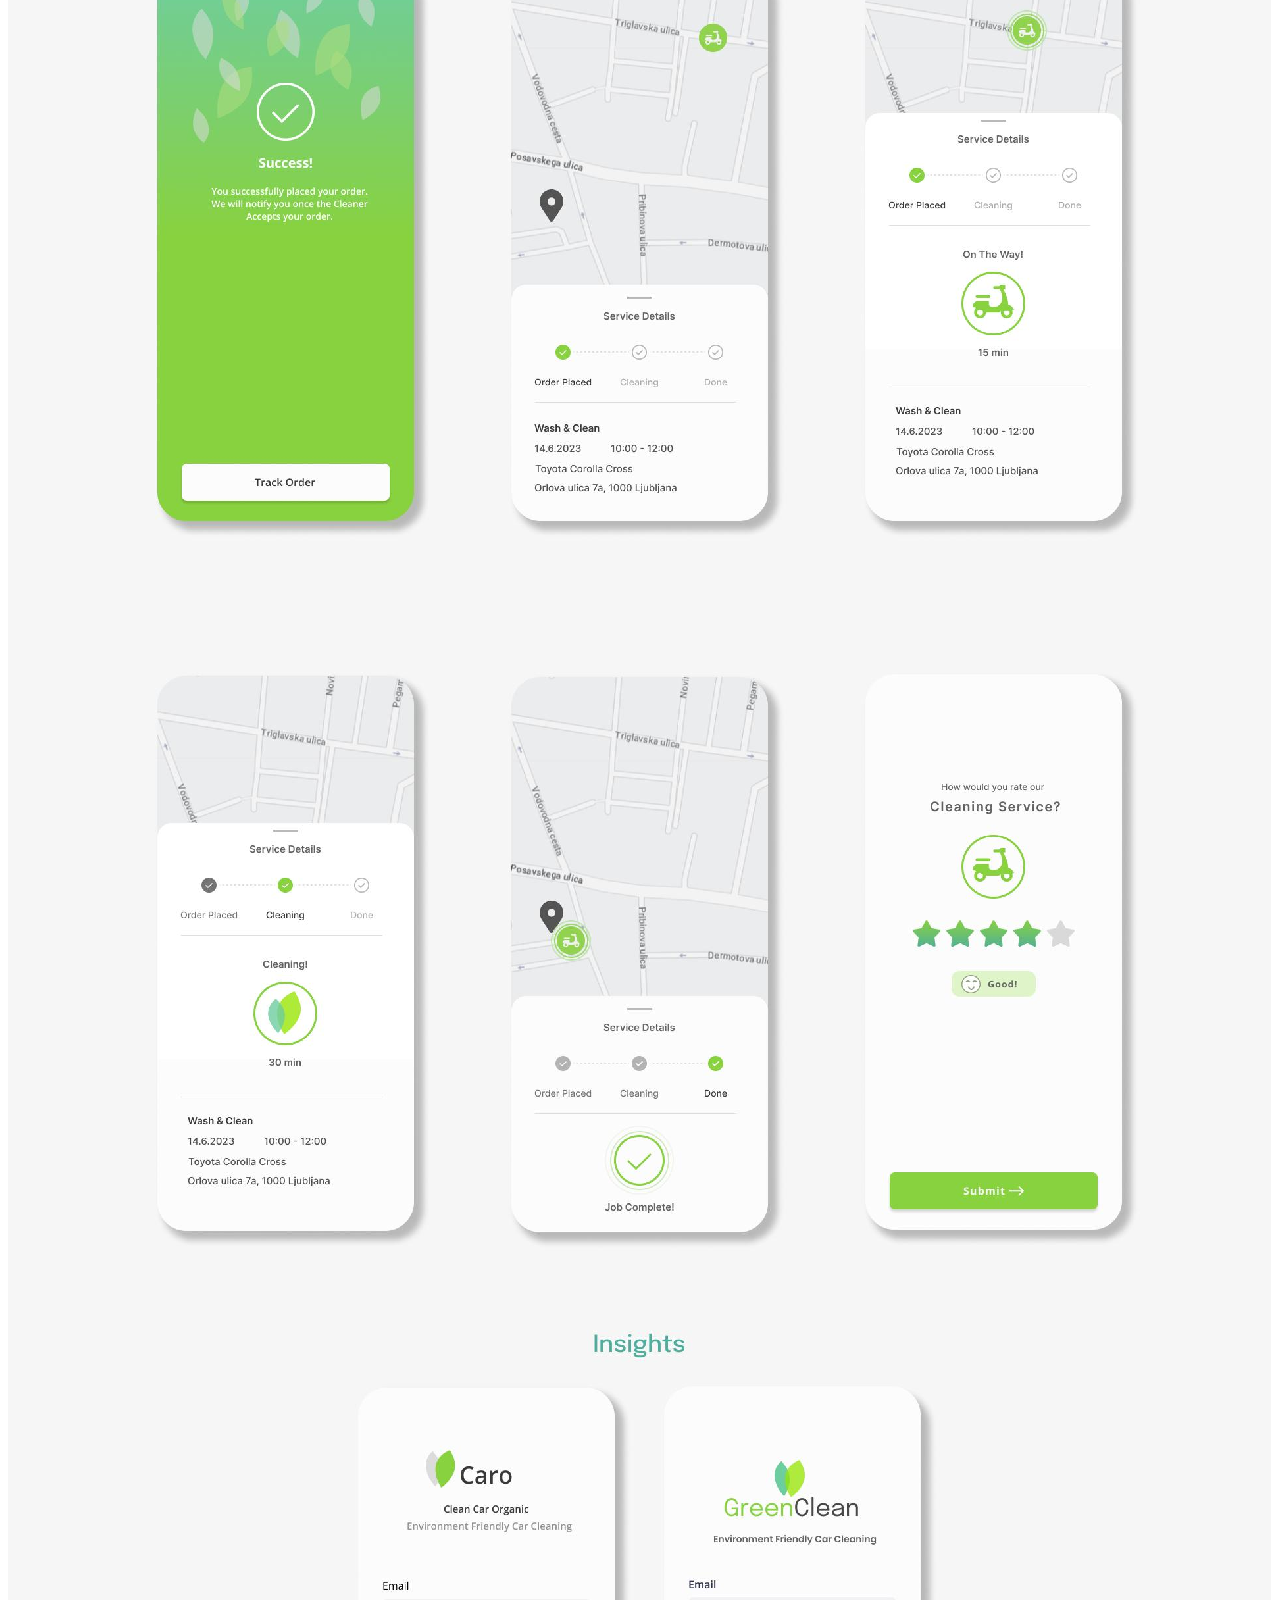
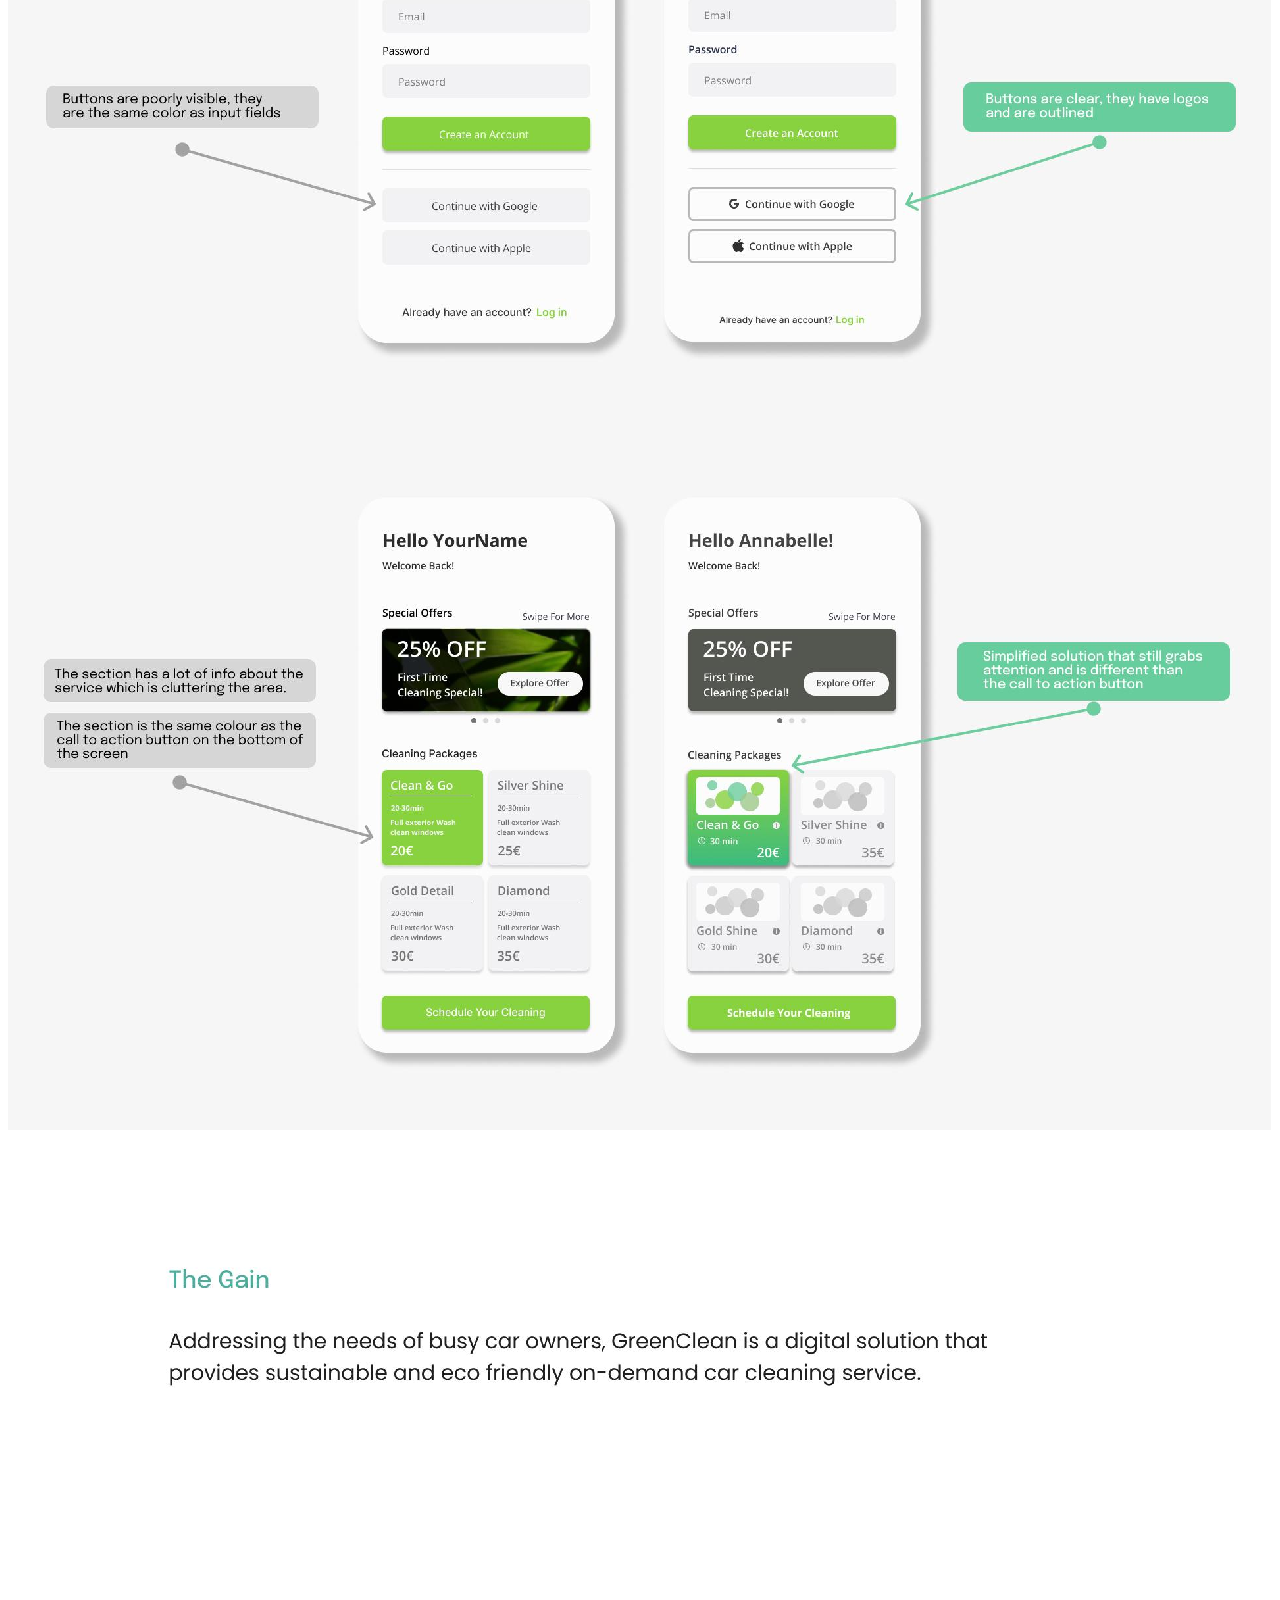
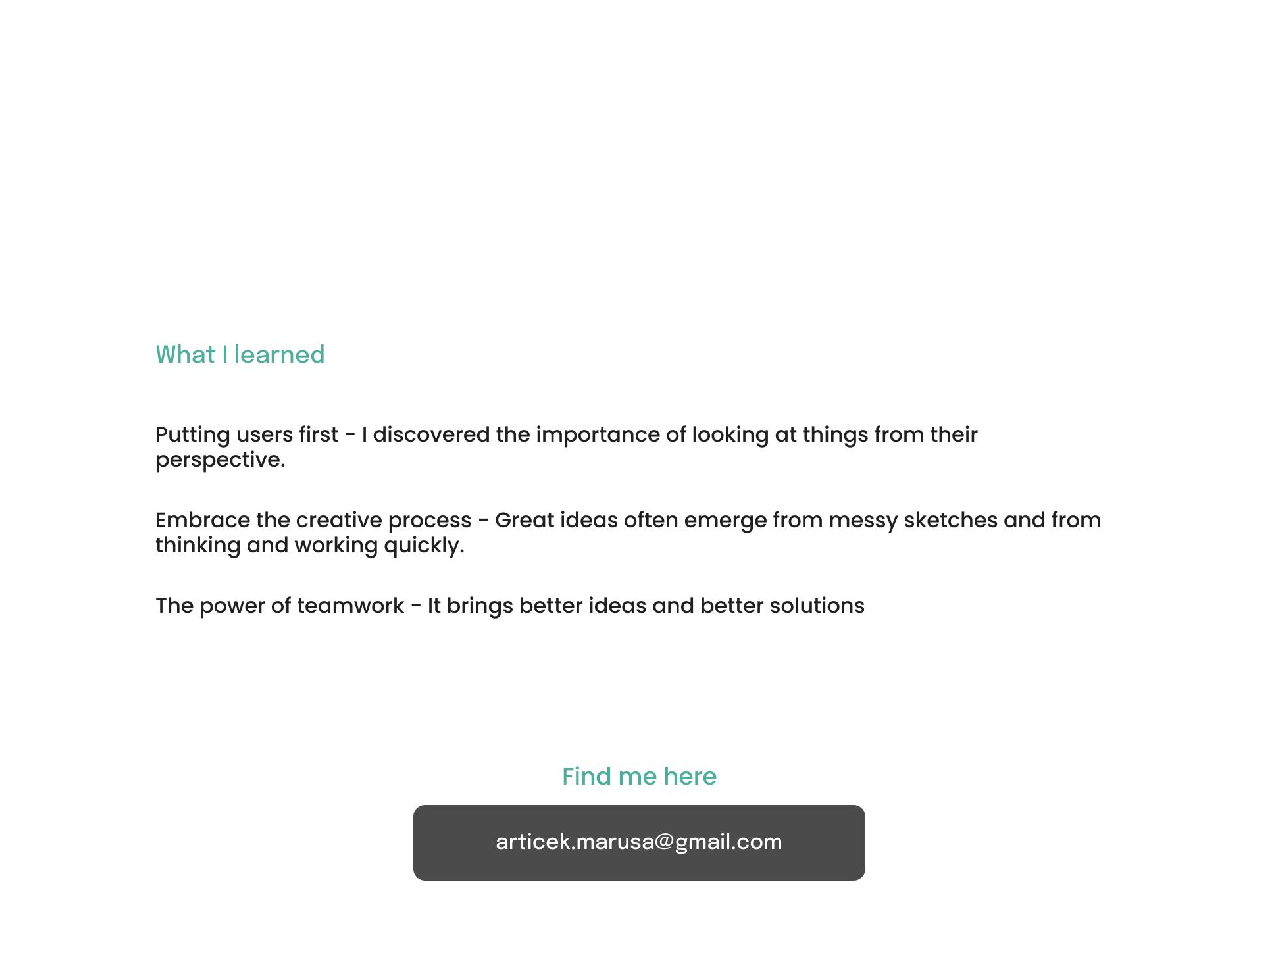
<file: greenclean.html>
<!DOCTYPE html>
<html lang="en">
  <head>
    <meta charset="UTF-8" />
    <meta name="viewport" content="width=device-width, initial-scale=1.0" />
    <title>MA</title>

    <link
      href="https://cdn.jsdelivr.net/npm/bootstrap@5.0.2/dist/css/bootstrap.min.css"
      rel="stylesheet"
      integrity="sha384-EVSTQN3/azprG1Anm3QDgpJLIm9Nao0Yz1ztcQTwFspd3yD65VohhpuuCOmLASjC"
      crossorigin="anonymous"
    />

    <link rel="stylesheet" href="design.css" />
    <script
      src="https://cdn.jsdelivr.net/npm/bootstrap@5.0.2/dist/js/bootstrap.bundle.min.js"
      integrity="sha384-MrcW6ZMFYlzcLA8Nl+NtUVF0sA7MsXsP1UyJoMp4YLEuNSfAP+JcXn/tWtIaxVXM"
      crossorigin="anonymous"
    ></script>
  </head>
  <body>
    <div class="container pt-4">
      <div class="p-2 d-flex bd-highlight mb-3">
        <a href="index.html" class="me-auto bd-highlight nav-items"
          >MARUŠA ARTIČEK</a
        >
        <!-- <a href="about.html" class="bd-highlight nav-items pe-3">ABOUT</a> -->
        <a href="index.html#projects" class="bd-highlight nav-items"
          >PROJECTS</a
        >
      </div>
    </div>

    <section class="gc-bg pb-5">
      <div class="portfolio">Green Clean</div>
    </section>

    <div class="container">
      <img class="img-w" src="greenclean.jpg" alt="" />
    </div>
  </body>
</html>
</file>
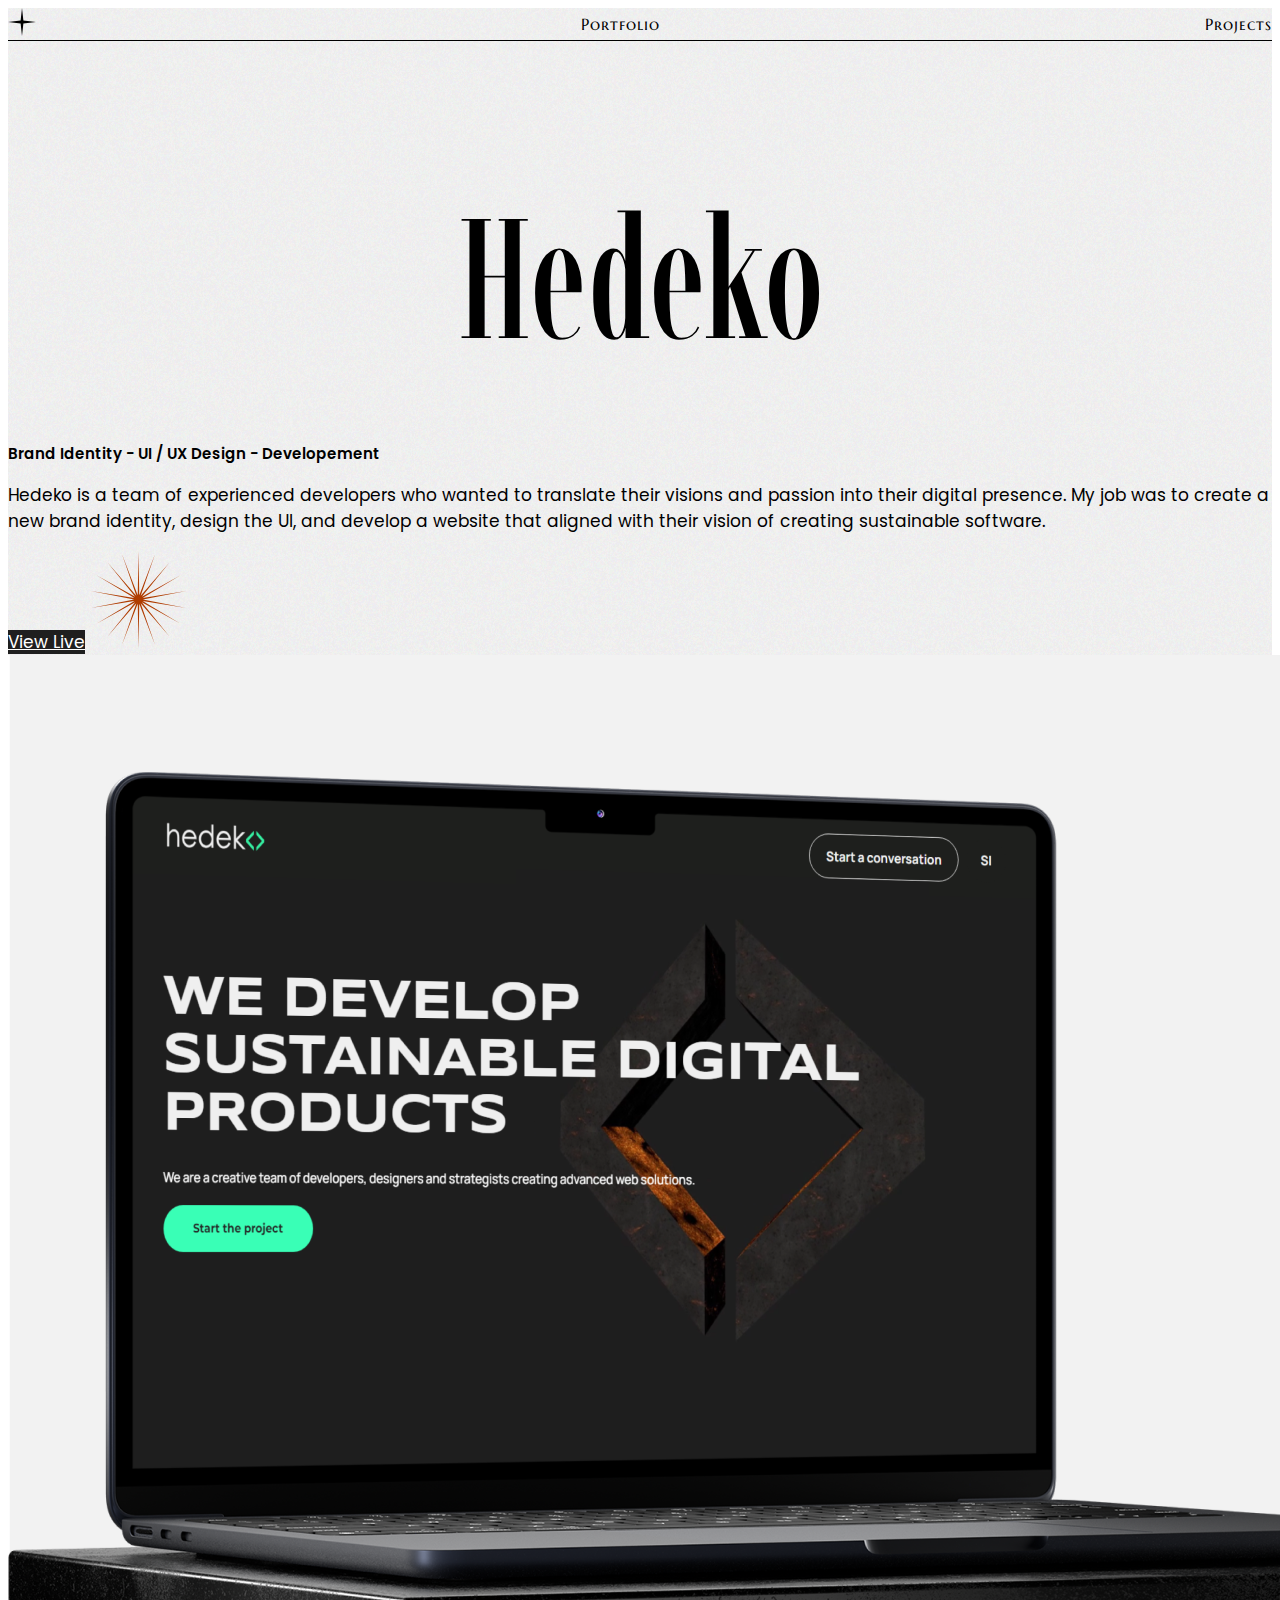
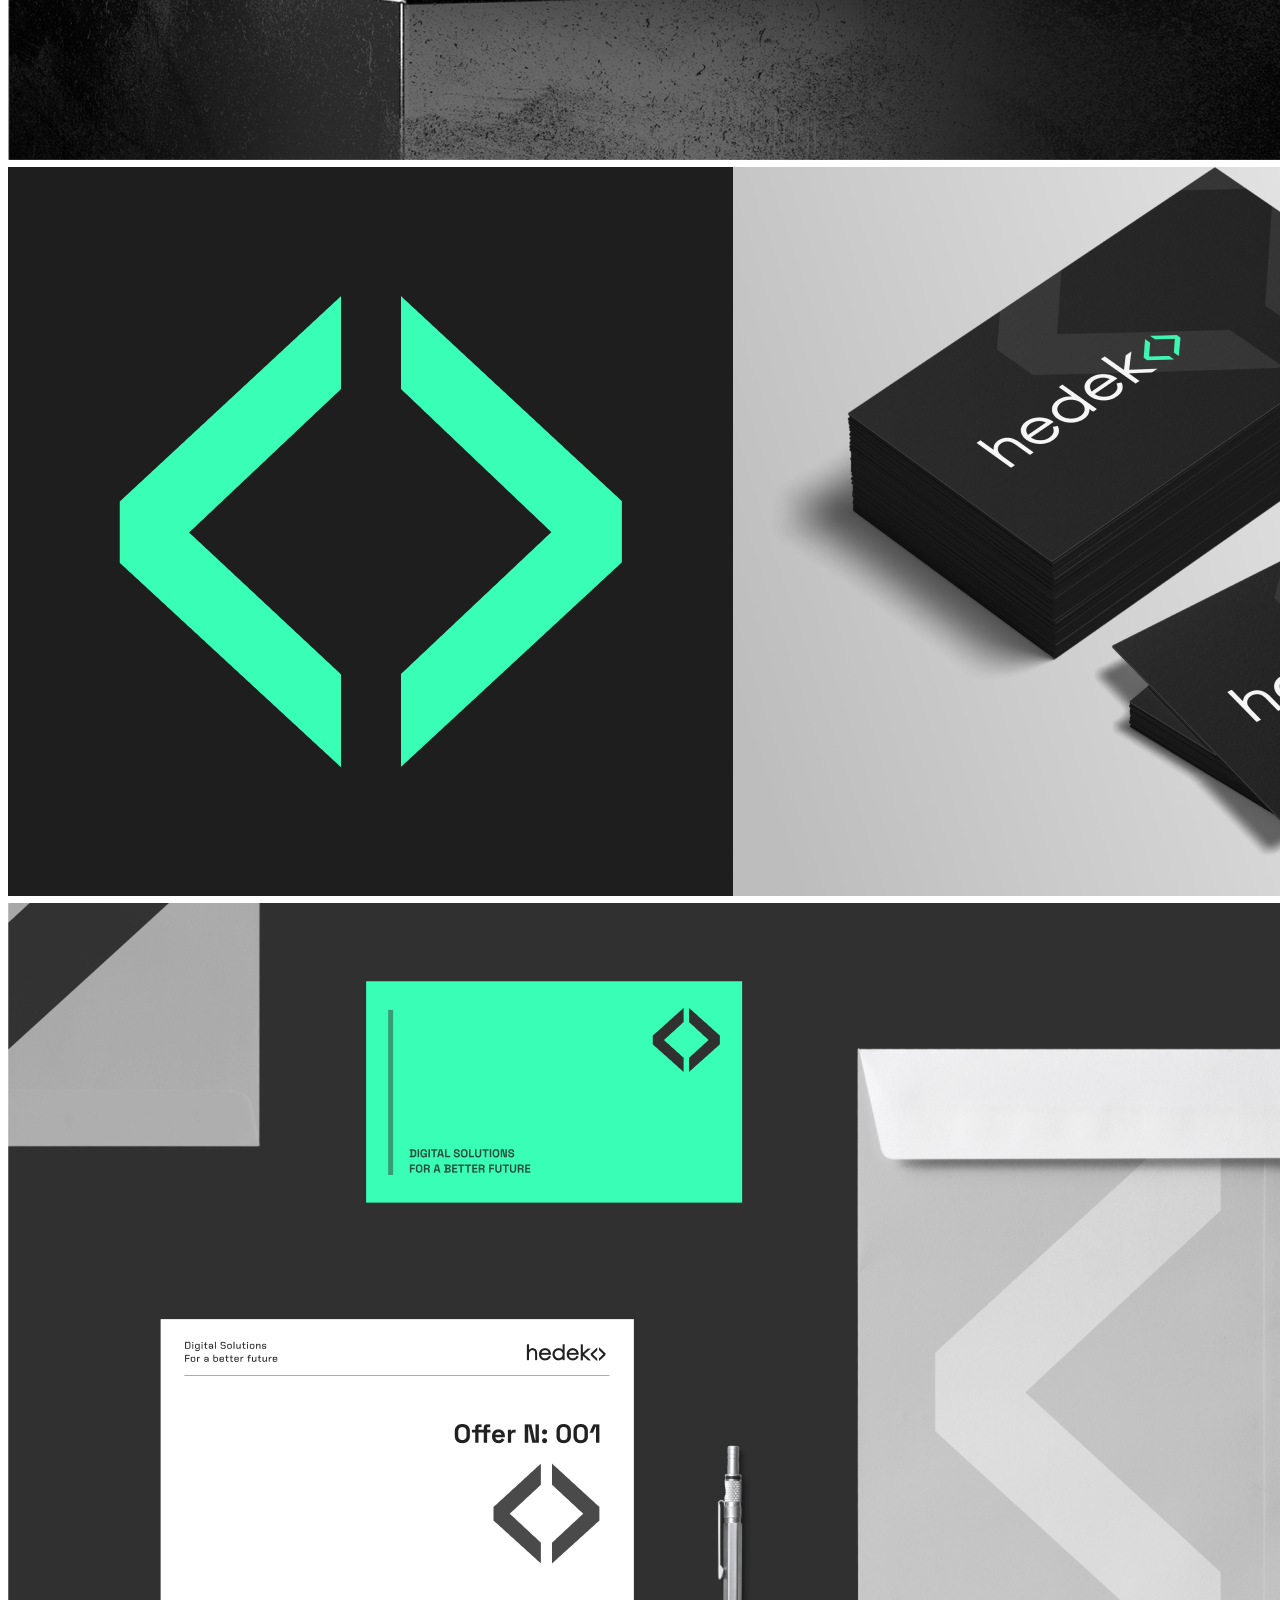
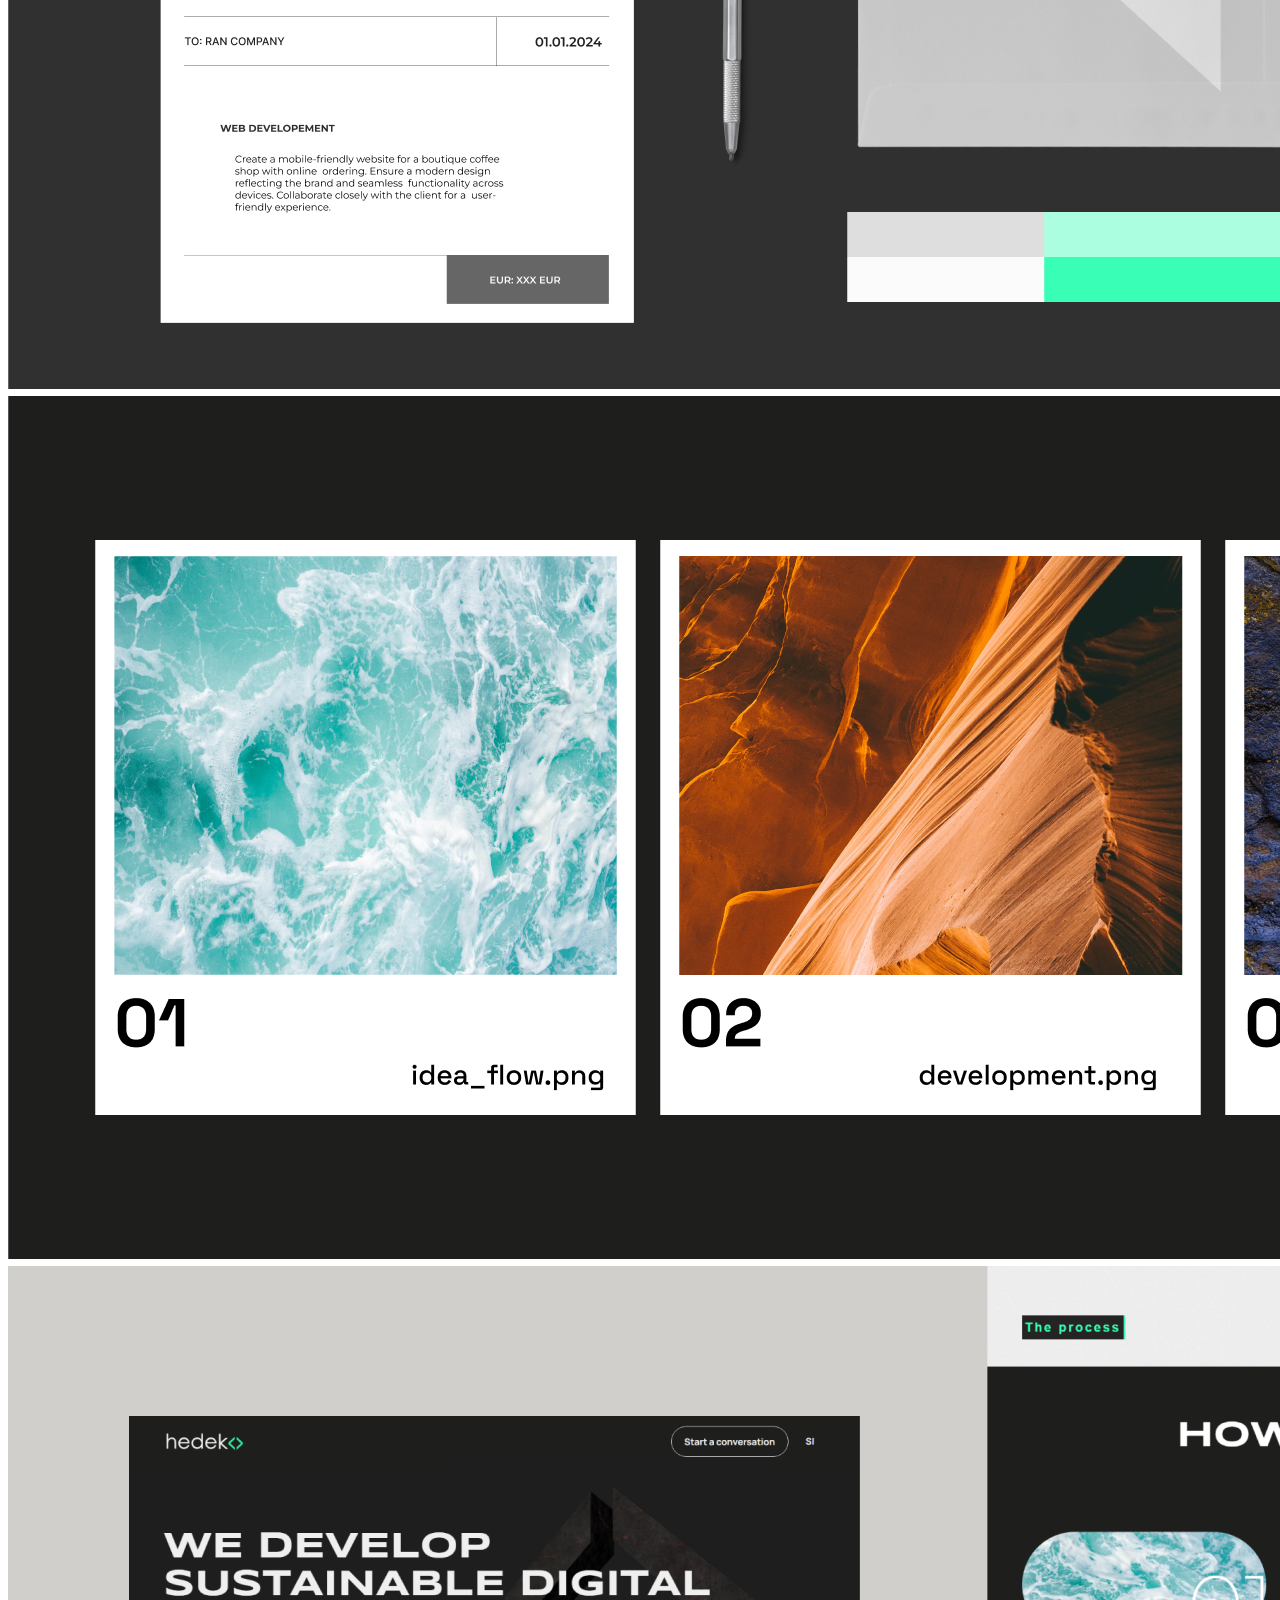
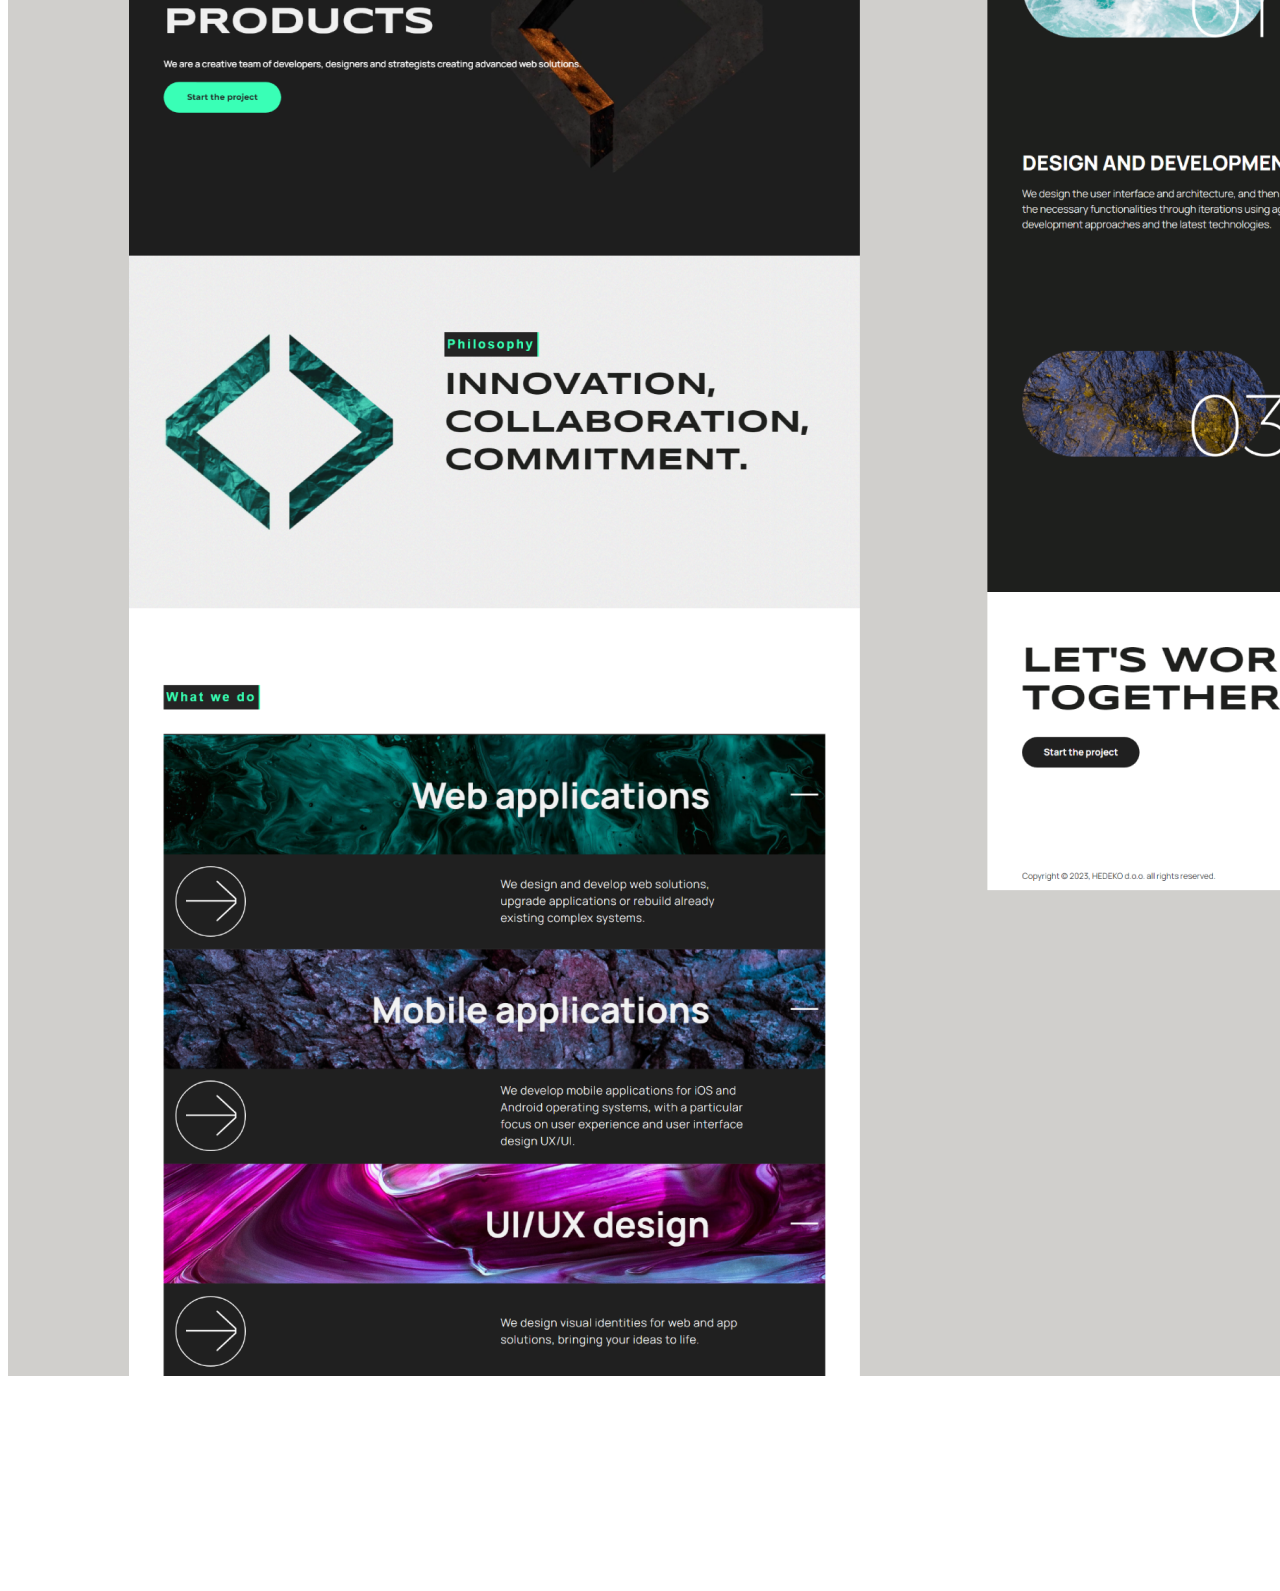
<file: hedeko.html>
<!DOCTYPE html>
<html lang="en">
  <head>
    <meta charset="UTF-8" />
    <meta name="viewport" content="width=device-width, initial-scale=1.0" />
    <title>MA</title>

    <link
      href="https://cdn.jsdelivr.net/npm/bootstrap@5.0.2/dist/css/bootstrap.min.css"
      rel="stylesheet"
      integrity="sha384-EVSTQN3/azprG1Anm3QDgpJLIm9Nao0Yz1ztcQTwFspd3yD65VohhpuuCOmLASjC"
      crossorigin="anonymous"
    />
    <link rel="stylesheet" href="design.css" />
    <script
      src="https://cdn.jsdelivr.net/npm/bootstrap@5.0.2/dist/js/bootstrap.bundle.min.js"
      integrity="sha384-MrcW6ZMFYlzcLA8Nl+NtUVF0sA7MsXsP1UyJoMp4YLEuNSfAP+JcXn/tWtIaxVXM"
      crossorigin="anonymous"
    ></script>
  </head>

  <body>
    <section class="sec-bg">
      <div class="n-bor">
        <div class="">
          <div class="p-2 flex-j-s">
            <a href="index.html" class="p-2 bd-highlight nav-items">
              <img src="Star 27(1).svg" alt="" />
            </a>
            <a href="index.html" class="bd-highlight nav-items">Portfolio</a>
            <!-- <a href="about.html" class="bd-highlight nav-items pe-3">ABOUT</a> -->
            <a href="#projects" class="p-2 bd-highlight nav-items">Projects</a>
          </div>
        </div>
      </div>

      <div class="project-h">Hedeko</div>
      <section class="container pb-5">
        <div class="row mb-5">
          <div class="col-md-3"></div>
          <div class="col-md-6 text-center">
            <p class="desc-t mt-2">
              Brand Identity - UI / UX Design - Developement
            </p>

            <p class="pt-3 pb-5">
              Hedeko is a team of experienced developers who wanted to translate
              their visions and passion into their digital presence. My job was
              to create a new brand identity, design the UI, and develop a
              website that aligned with their vision of creating sustainable
              software.
            </p>
            <a
              href="https://www.hedeko.si/"
              class="btn main-button ps-4 pe-4 p-2"
              >View Live</a>
            <img src="star-red.svg" alt="" />
          </div>
          <div class="col-md-3"></div>
        </div>
      </section>
      <!-- <div class="pb-5 flex-j-c">
        <img src="Line.svg" alt="" />
      </div> -->
    </section>

    <!-- <section class="center mt-5 text-center">
      <div class="bor-mid">ssss</div>
    </section> -->

    <section class="mt-5 p-bot-break">
      <div class="container">
        <img
          src="assets/hedeko/hedeko1.png"
          class="img-fluid"
          alt="Your Image"
        />
        <img
          src="assets/hedeko/hedeko2.png"
          class="img-fluid mt-5"
          alt="Your Image"
        />
        <img
          src="assets/hedeko/hedeko3.png"
          class="img-fluid mt-5"
          alt="Your Image"
        />
        <img
          src="assets/hedeko/hedeko4.png"
          class="img-fluid mt-5"
          alt="Your Image"
        />
        <img
          src="assets/hedeko/hedeko5.png"
          class="img-fluid mt-5"
          alt="Your Image"
        />
      </div>
    </section>
  </body>
</html>
</file>
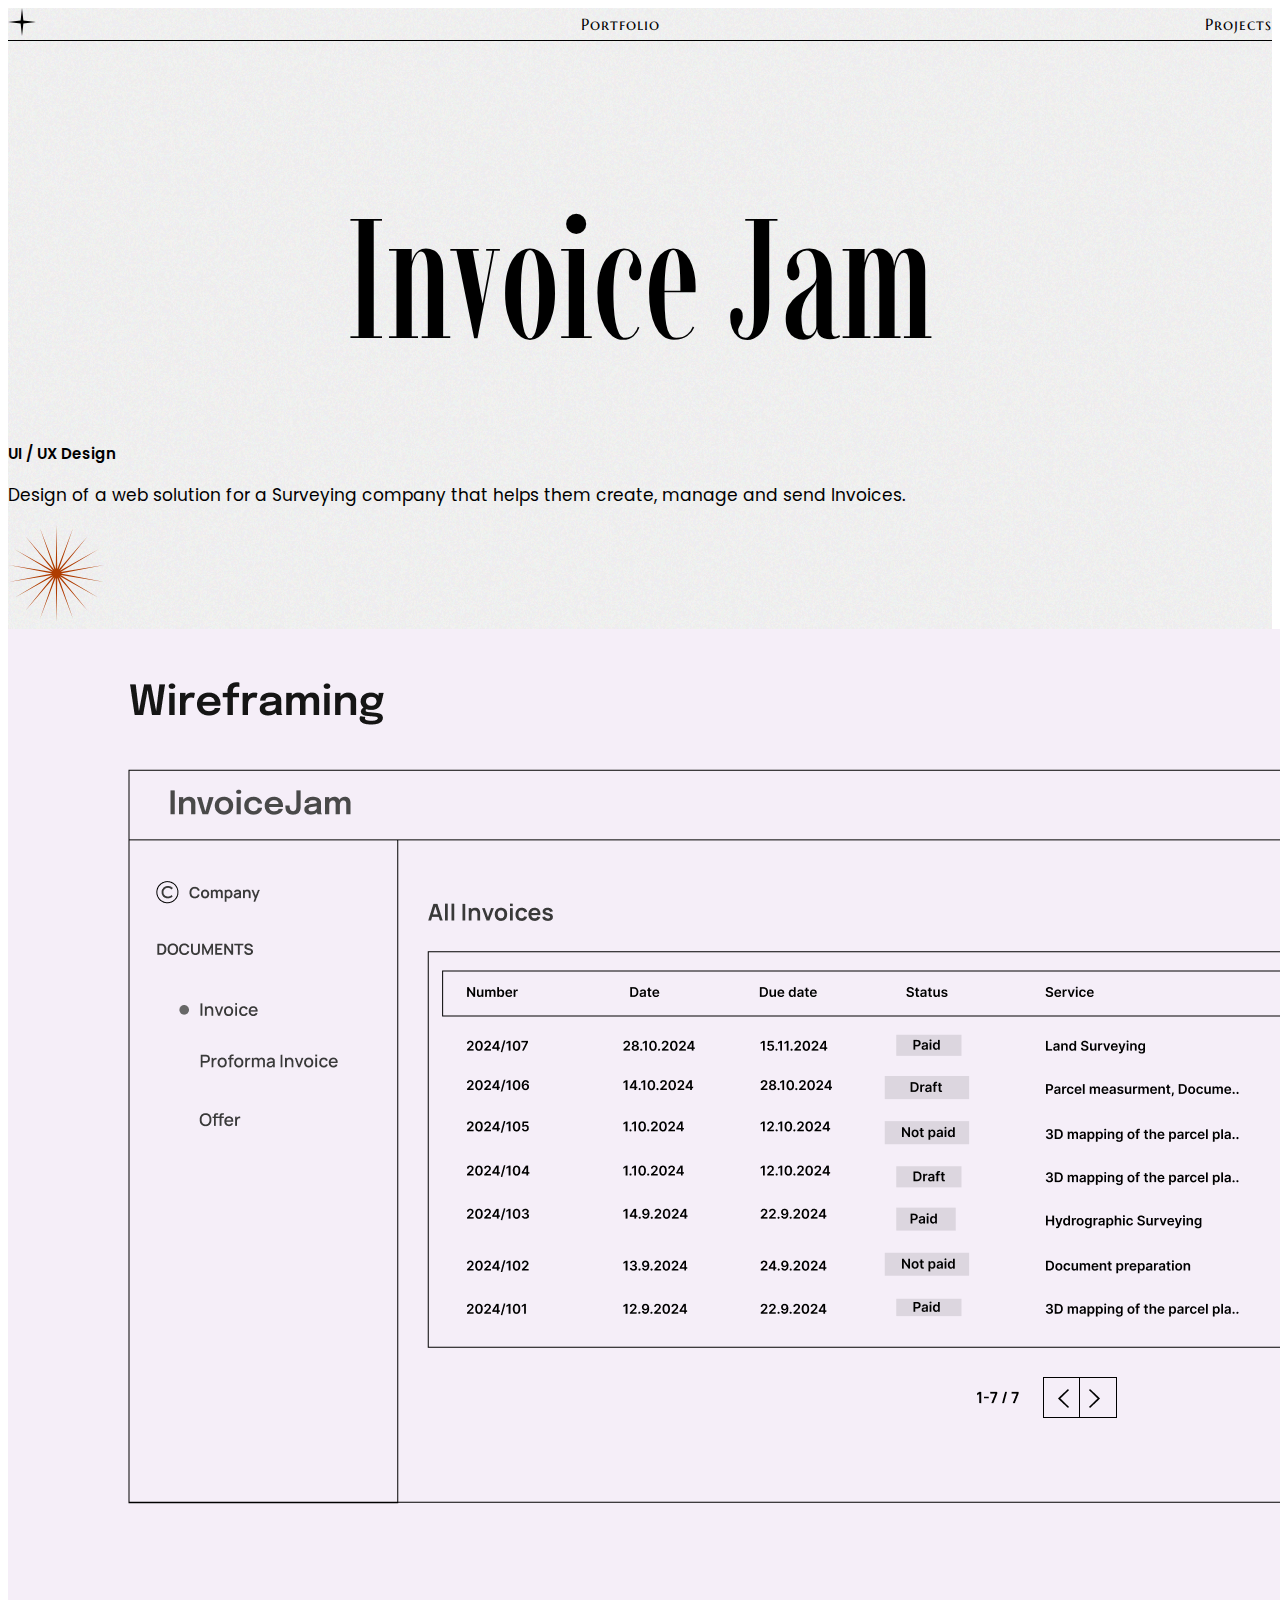
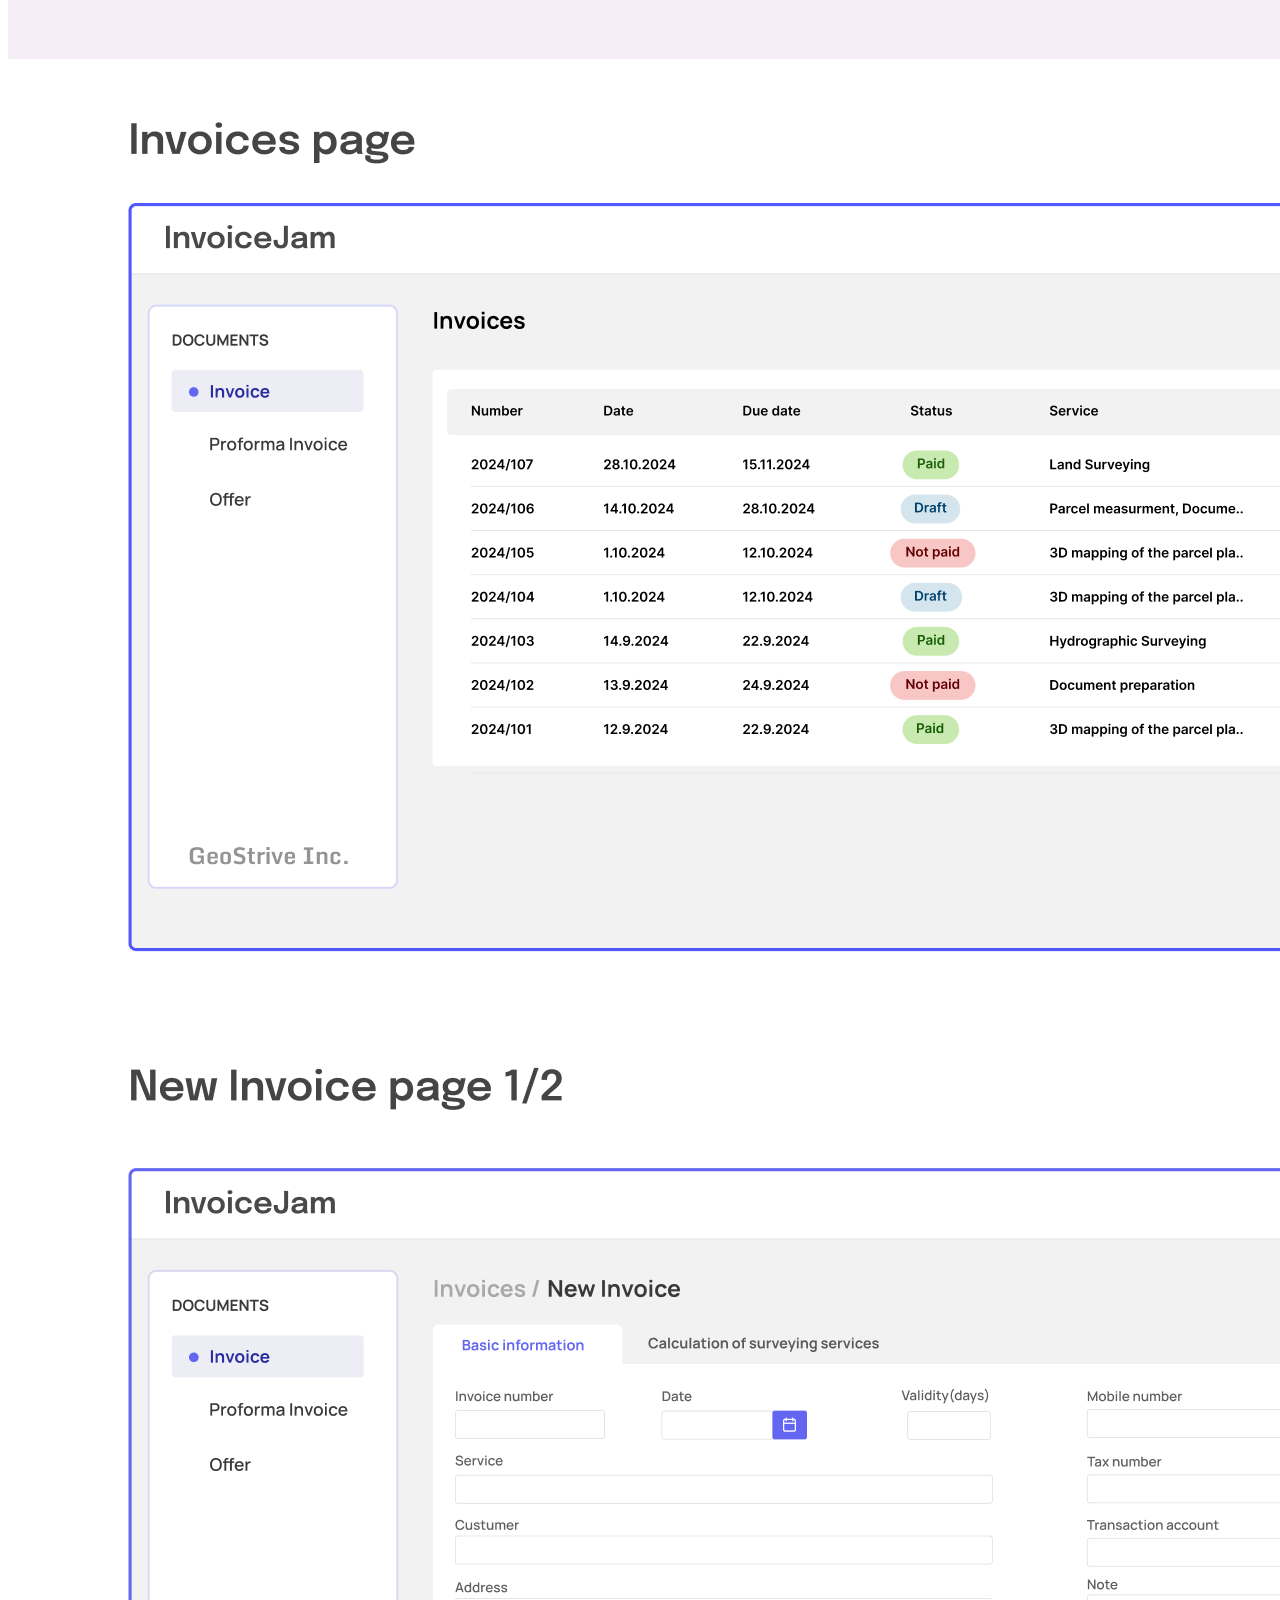
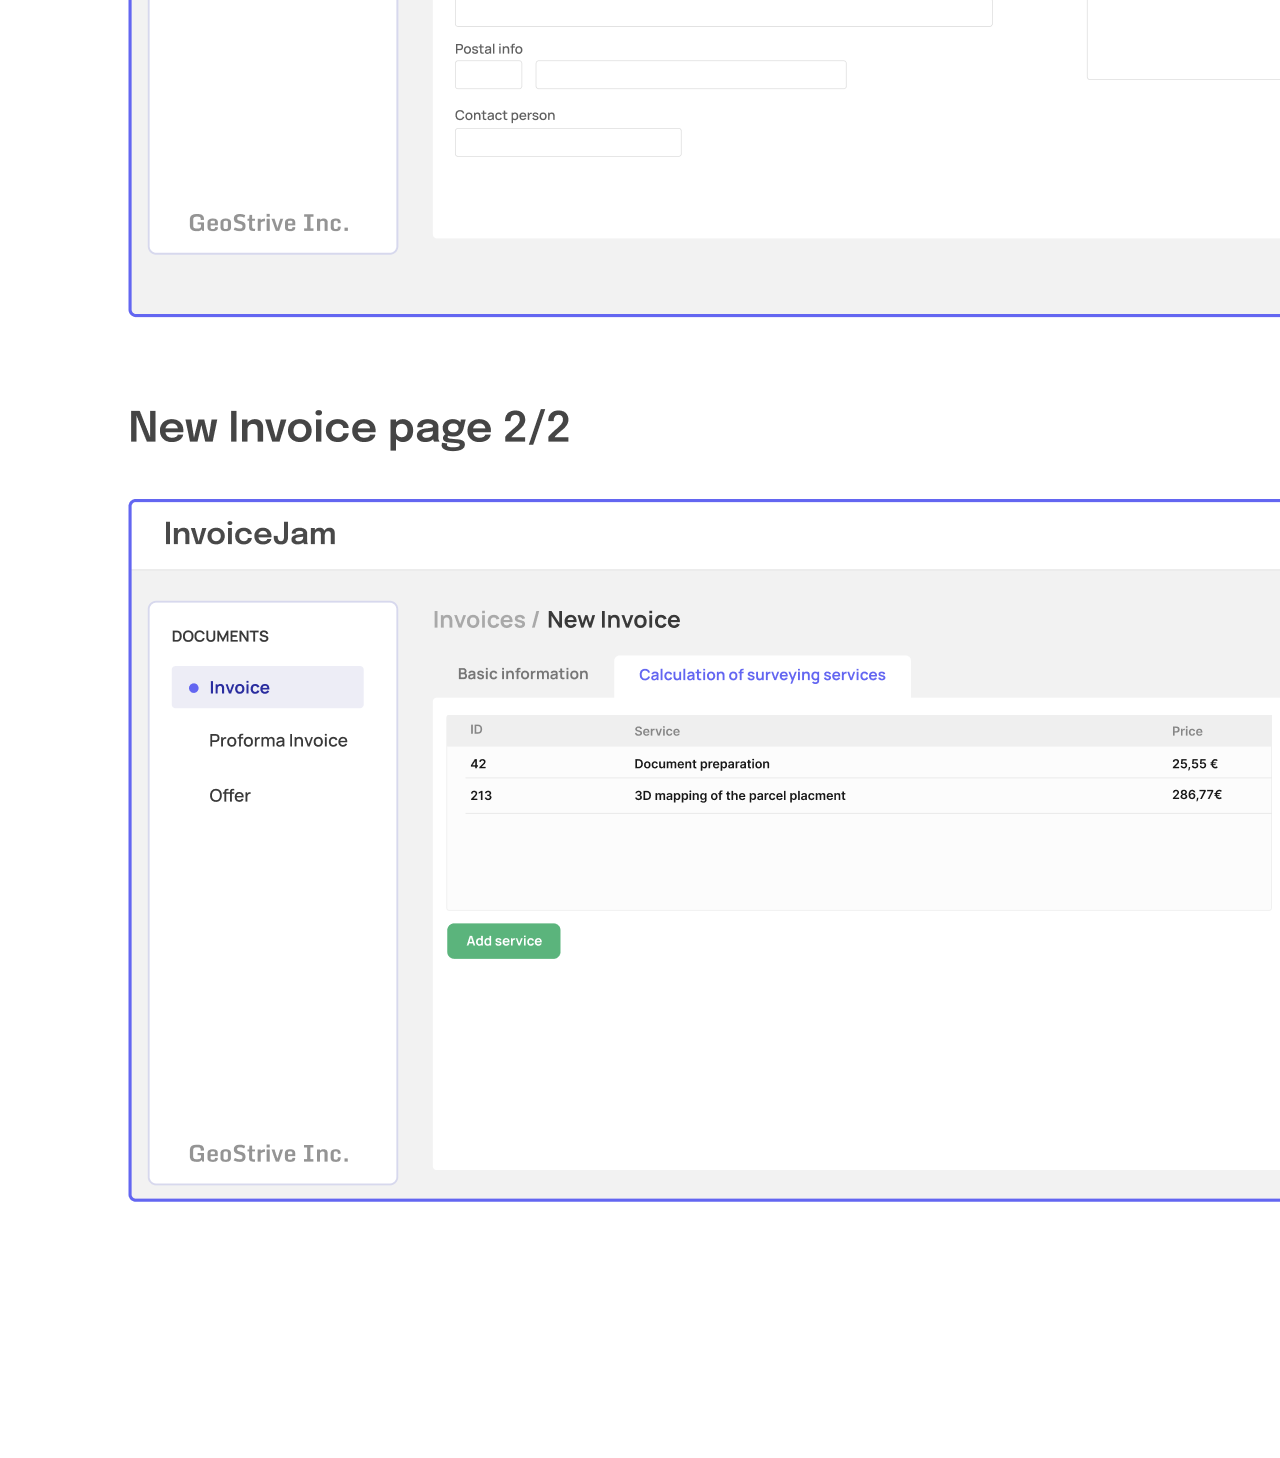
<file: ijam.html>
<!DOCTYPE html>
<html lang="en">
  <head>
    <meta charset="UTF-8" />
    <meta name="viewport" content="width=device-width, initial-scale=1.0" />
    <title>MA</title>

    <link
      href="https://cdn.jsdelivr.net/npm/bootstrap@5.0.2/dist/css/bootstrap.min.css"
      rel="stylesheet"
      integrity="sha384-EVSTQN3/azprG1Anm3QDgpJLIm9Nao0Yz1ztcQTwFspd3yD65VohhpuuCOmLASjC"
      crossorigin="anonymous"
    />
    <link rel="stylesheet" href="design.css" />
    <script
      src="https://cdn.jsdelivr.net/npm/bootstrap@5.0.2/dist/js/bootstrap.bundle.min.js"
      integrity="sha384-MrcW6ZMFYlzcLA8Nl+NtUVF0sA7MsXsP1UyJoMp4YLEuNSfAP+JcXn/tWtIaxVXM"
      crossorigin="anonymous"
    ></script>
  </head>

  <body>
    <section class="sec-bg">
      <div class="n-bor">
        <div class="">
          <div class="p-2 flex-j-s">
            <a href="index.html" class="p-2 bd-highlight nav-items">
              <img src="Star 27(1).svg" alt="" />
            </a>
            <a href="index.html" class="bd-highlight nav-items">Portfolio</a>
            <!-- <a href="about.html" class="bd-highlight nav-items pe-3">ABOUT</a> -->
            <a href="#projects" class="p-2 bd-highlight nav-items">Projects</a>
          </div>
        </div>
      </div>

      <div class="project-h">Invoice Jam</div>
      <section class="container pb-5">
        <div class="row mb-5">
          <div class="col-md-3"></div>
          <div class="col-md-6 text-center">
            <p class="desc-t mt-2">UI / UX Design</p>

            <p class="pt-3 pb-5">
              Design of a web solution for a Surveying company that helps them
              create, manage and send Invoices.
            </p>
            <img src="star-red.svg" alt="" />
          </div>
          <div class="col-md-3"></div>
        </div>
      </section>
      <!-- <div class="pb-5 flex-j-c">
        <img src="Line.svg" alt="" />
      </div> -->
    </section>

    <!-- <section class="center mt-5 text-center">
      <div class="bor-mid">ssss</div>
    </section> -->

    <section class="mt-5 p-bot-break">
      <div class="container">
        <img src="assets/jam/ijam.png" class="img-fluid" alt="Your Image" />
      </div>
    </section>
  </body>
</html>
</file>
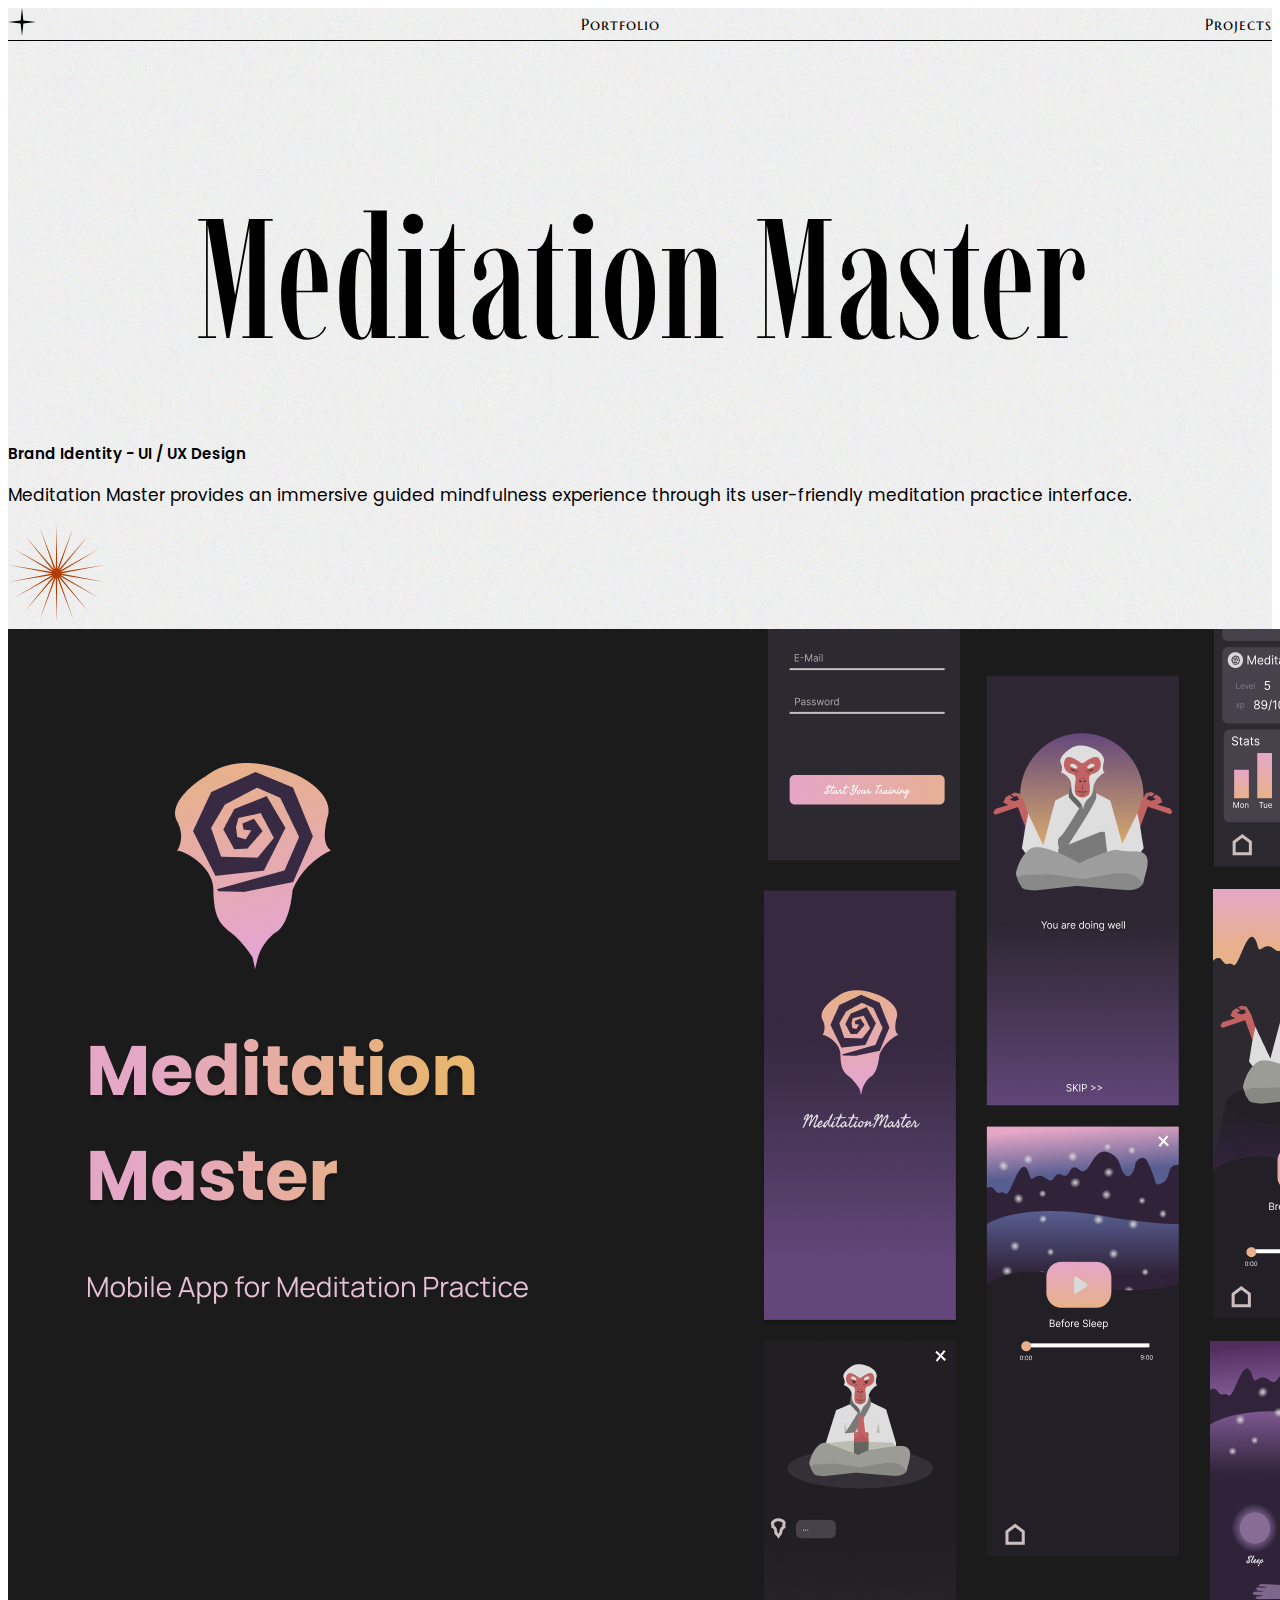
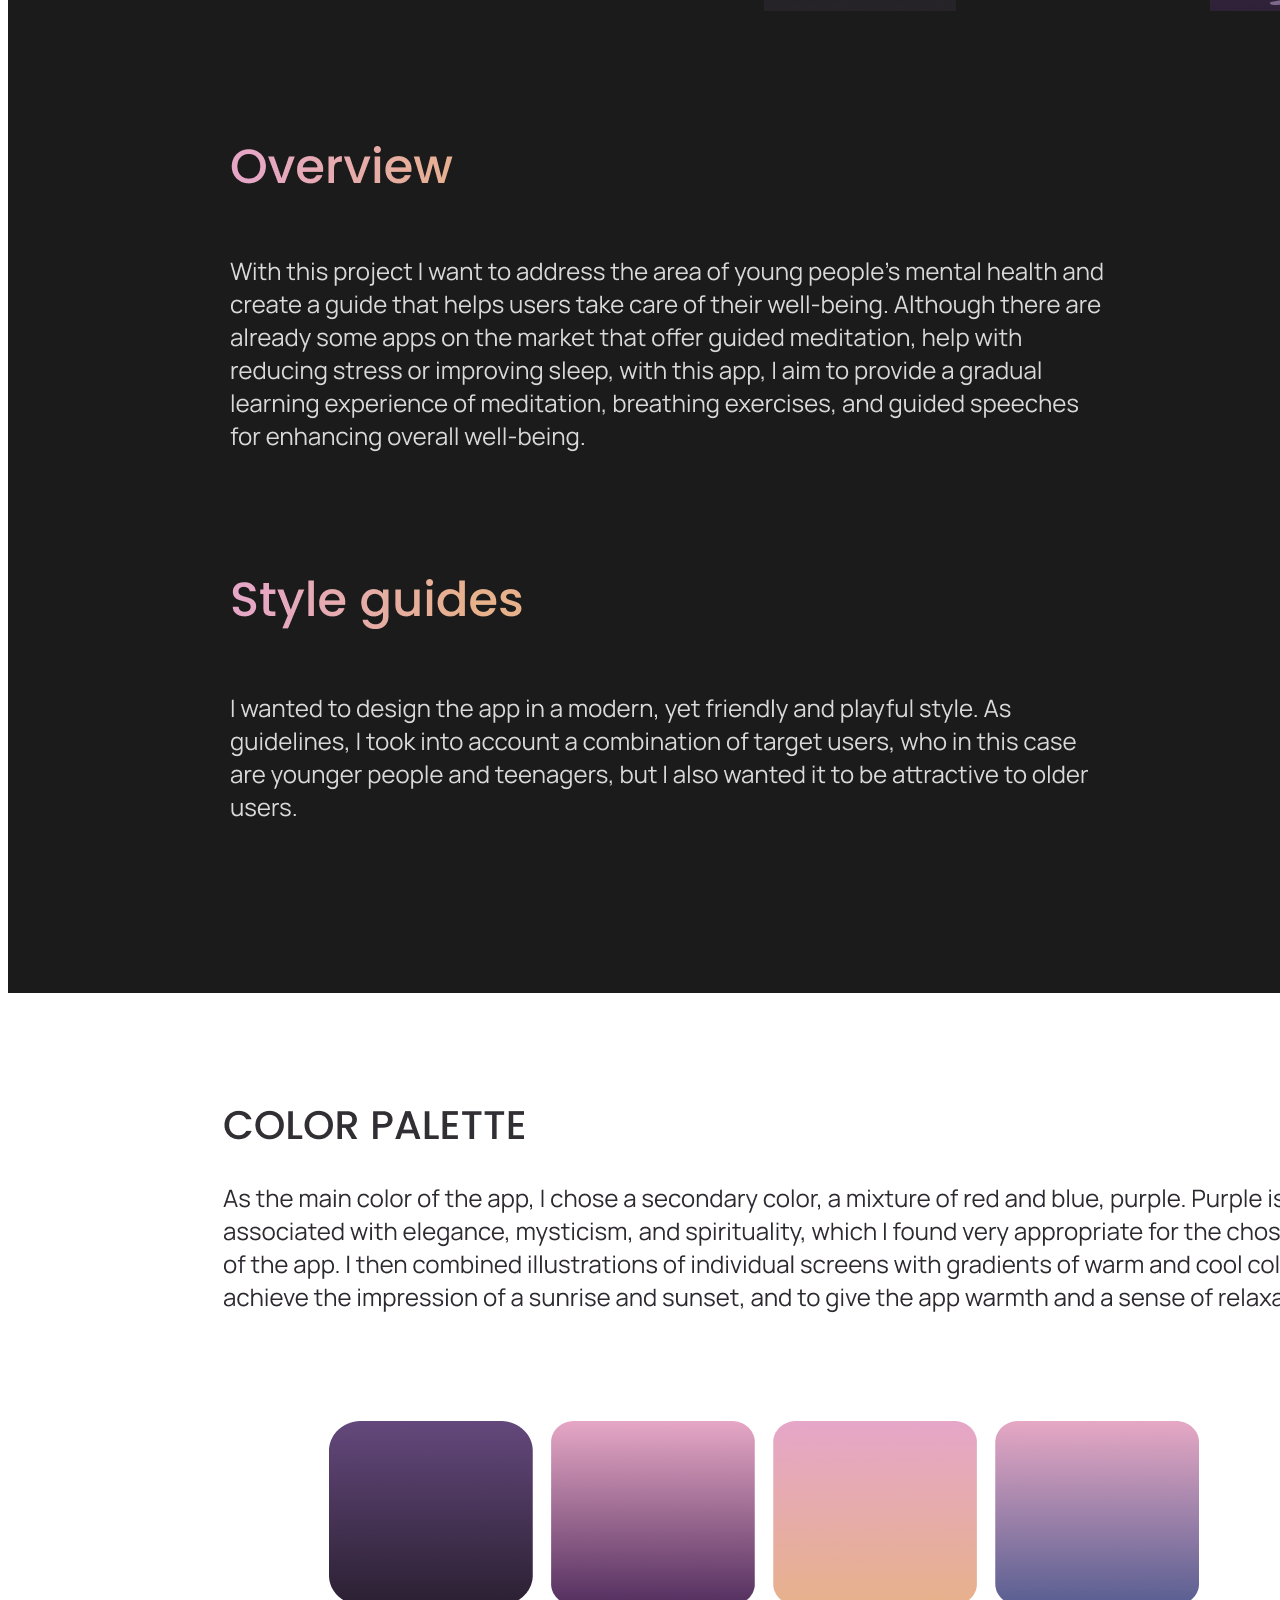
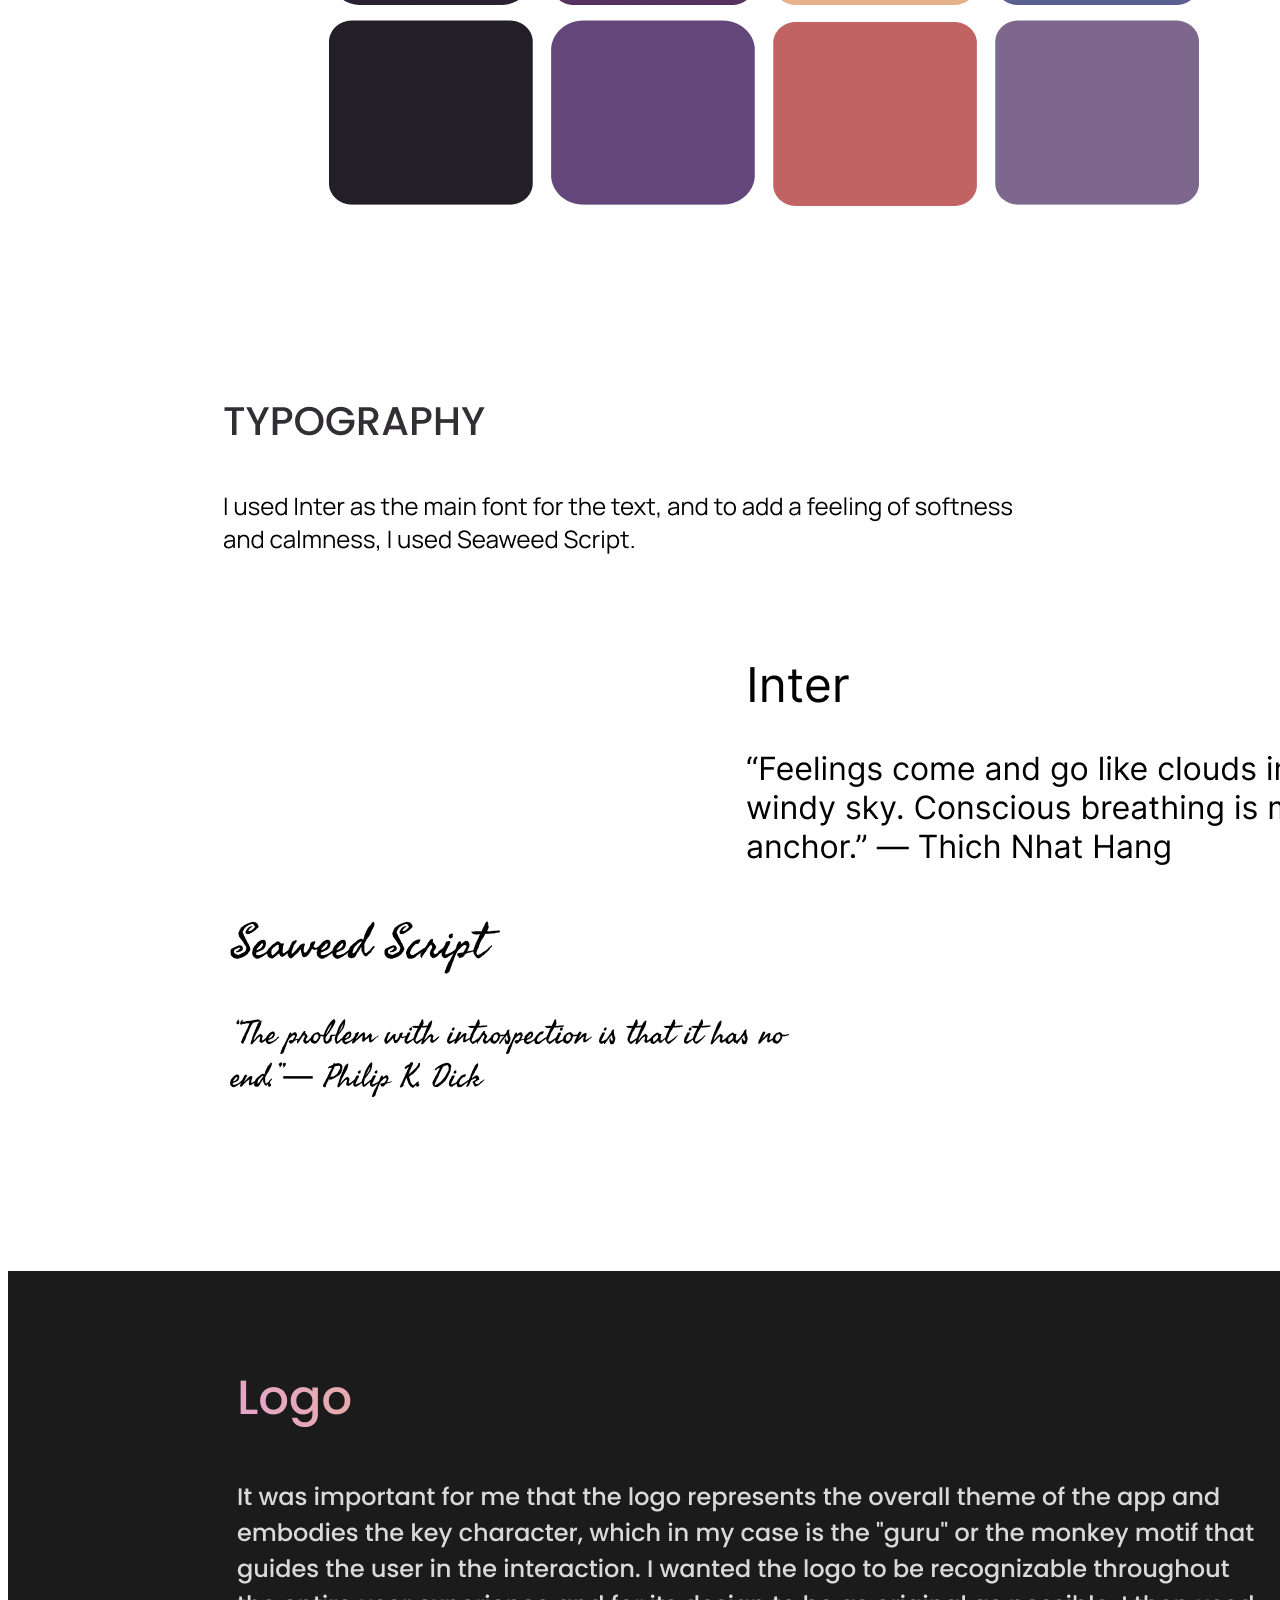
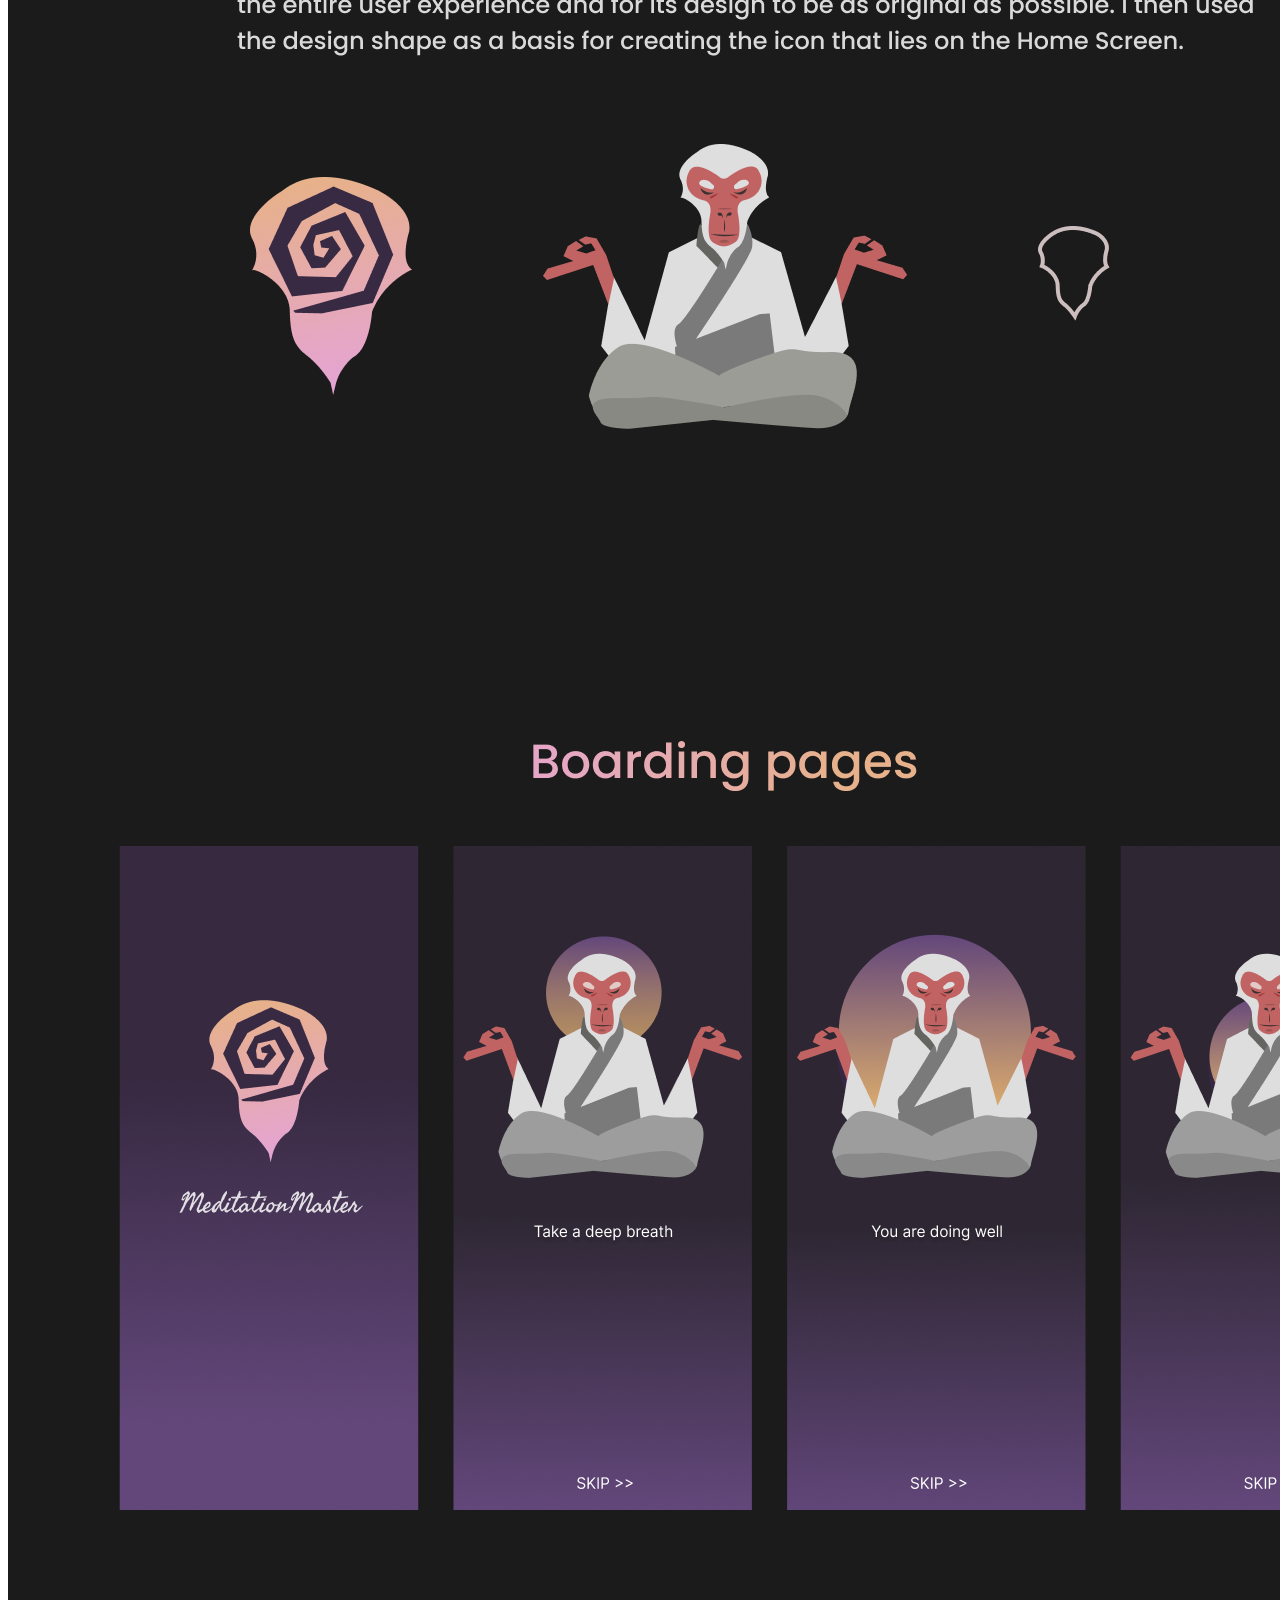
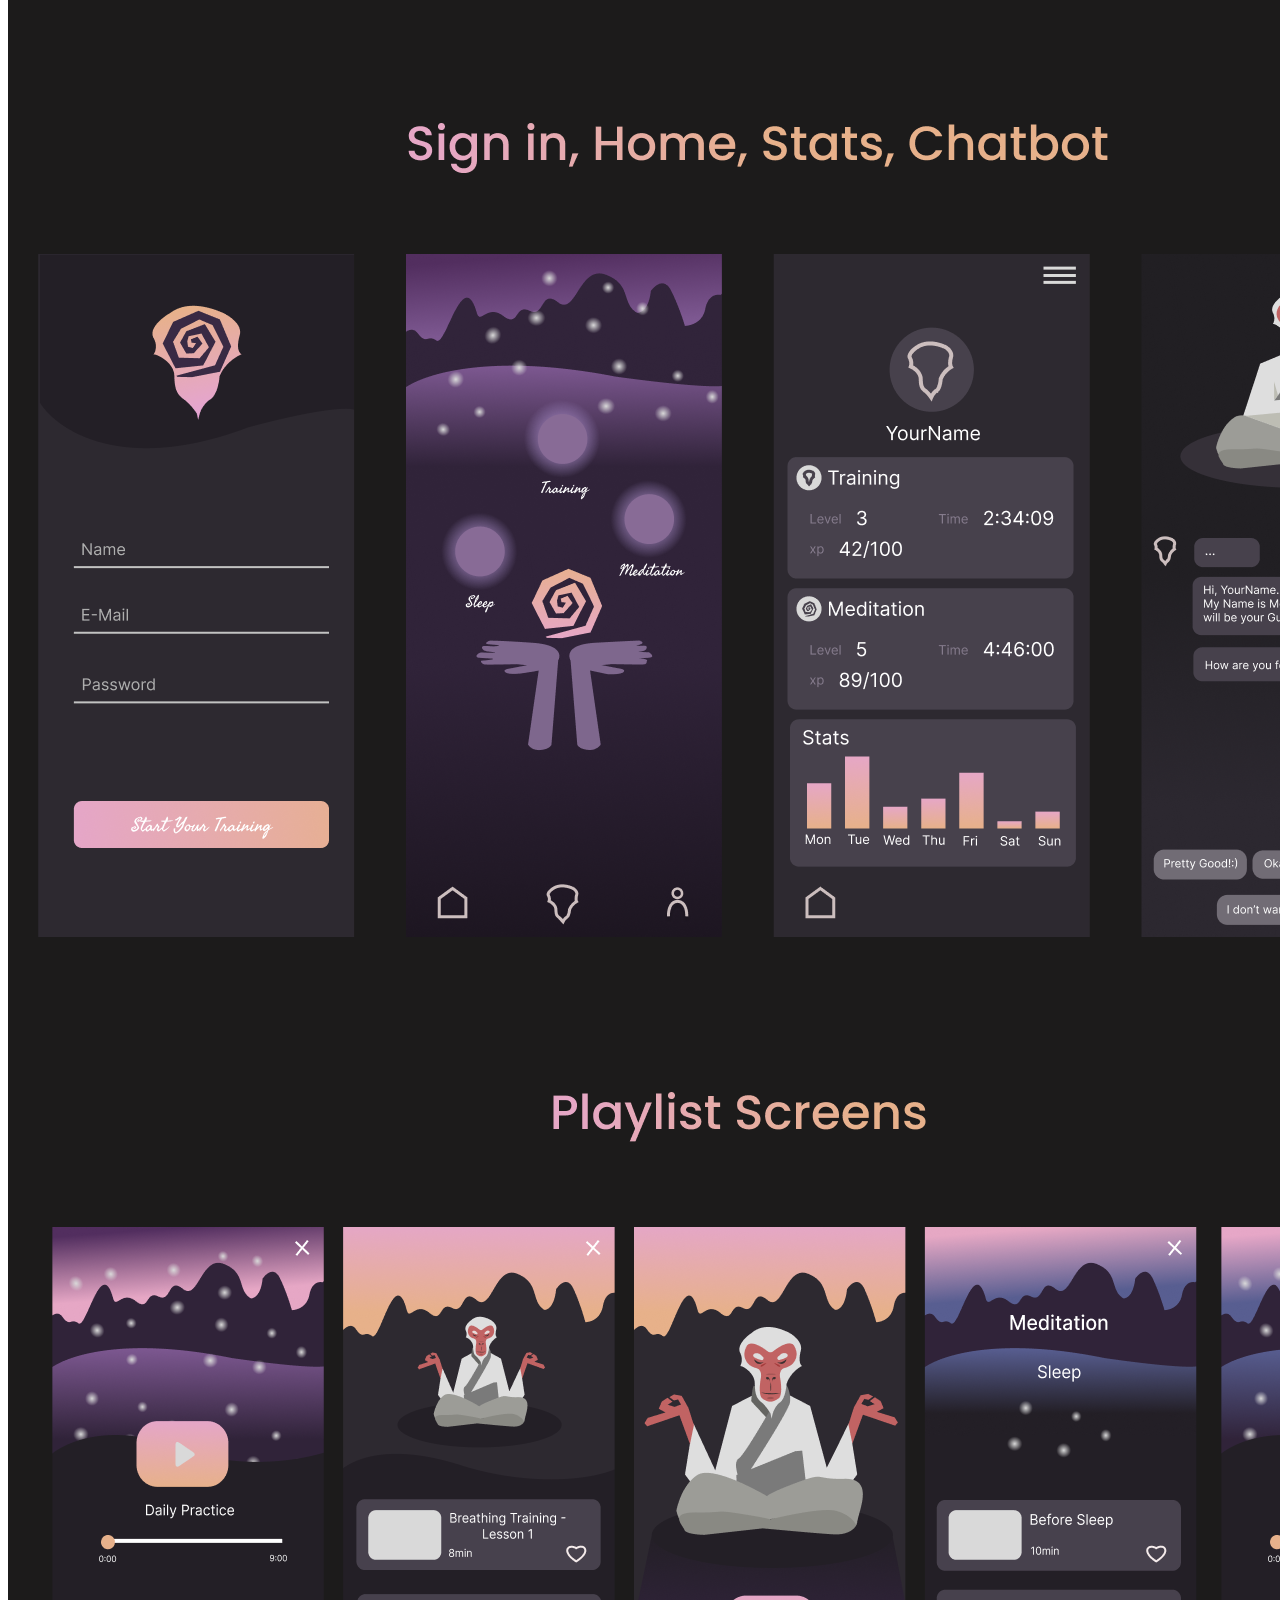
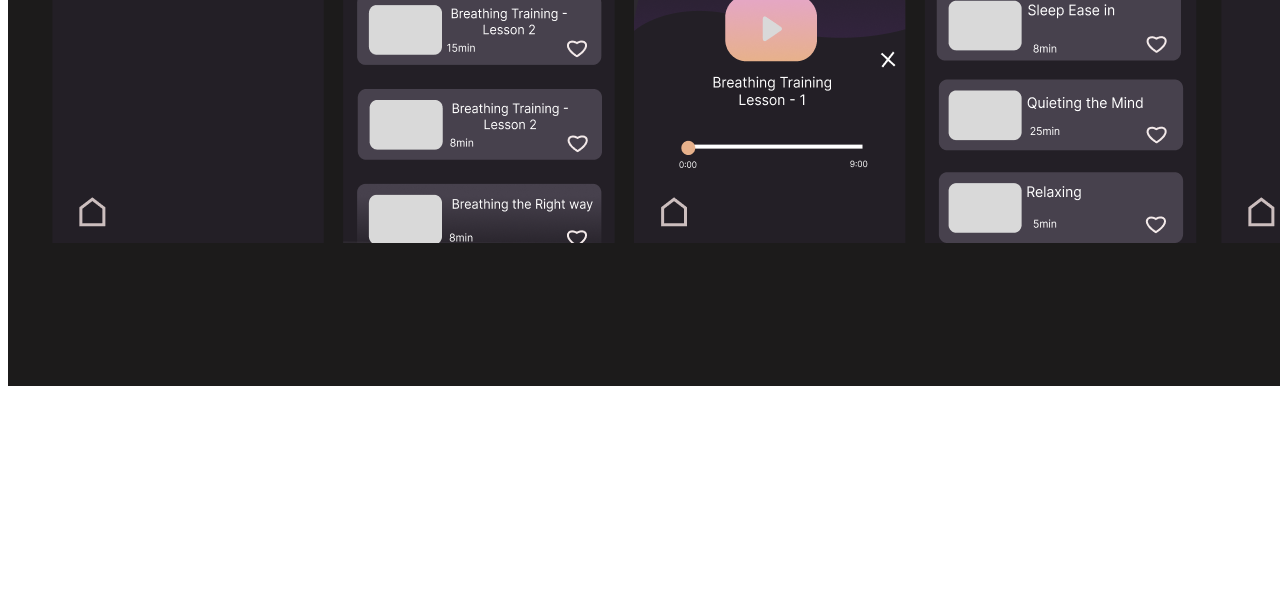
<file: meditationMaster.html>
<!DOCTYPE html>
<html lang="en">
  <head>
    <meta charset="UTF-8" />
    <meta name="viewport" content="width=device-width, initial-scale=1.0" />
    <title>MA</title>

    <link
      href="https://cdn.jsdelivr.net/npm/bootstrap@5.0.2/dist/css/bootstrap.min.css"
      rel="stylesheet"
      integrity="sha384-EVSTQN3/azprG1Anm3QDgpJLIm9Nao0Yz1ztcQTwFspd3yD65VohhpuuCOmLASjC"
      crossorigin="anonymous"
    />
    <link rel="stylesheet" href="design.css" />
    <script
      src="https://cdn.jsdelivr.net/npm/bootstrap@5.0.2/dist/js/bootstrap.bundle.min.js"
      integrity="sha384-MrcW6ZMFYlzcLA8Nl+NtUVF0sA7MsXsP1UyJoMp4YLEuNSfAP+JcXn/tWtIaxVXM"
      crossorigin="anonymous"
    ></script>
  </head>

  <body>
    <section class="sec-bg">
      <div class="n-bor">
        <div class="">
          <div class="p-2 flex-j-s">
            <a href="index.html" class="p-2 bd-highlight nav-items">
              <img src="Star 27(1).svg" alt="" />
            </a>
            <a href="index.html" class="bd-highlight nav-items">Portfolio</a>
            <!-- <a href="about.html" class="bd-highlight nav-items pe-3">ABOUT</a> -->
            <a href="#projects" class="p-2 bd-highlight nav-items">Projects</a>
          </div>
        </div>
      </div>

      <div class="project-h">Meditation Master</div>
      <section class="container pb-5">
        <div class="row mb-5">
          <div class="col-md-3"></div>
          <div class="col-md-6 text-center">
            <p class="desc-t mt-2">Brand Identity - UI / UX Design</p>

            <p class="pt-3 pb-5">
              Meditation Master provides an immersive guided mindfulness
              experience through its user-friendly meditation practice
              interface.
            </p>
            <img src="star-red.svg" alt="" />
          </div>
          <div class="col-md-3"></div>
        </div>
      </section>
      <!-- <div class="pb-5 flex-j-c">
        <img src="Line.svg" alt="" />
      </div> -->
    </section>

    <!-- <section class="center mt-5 text-center">
      <div class="bor-mid">ssss</div>
    </section> -->

    <section class="mt-5 p-bot-break">
      <div class="container">
        <img src="meditationM.png" class="img-fluid" alt="Your Image" />
      </div>
    </section>
  </body>
</html>
</file>
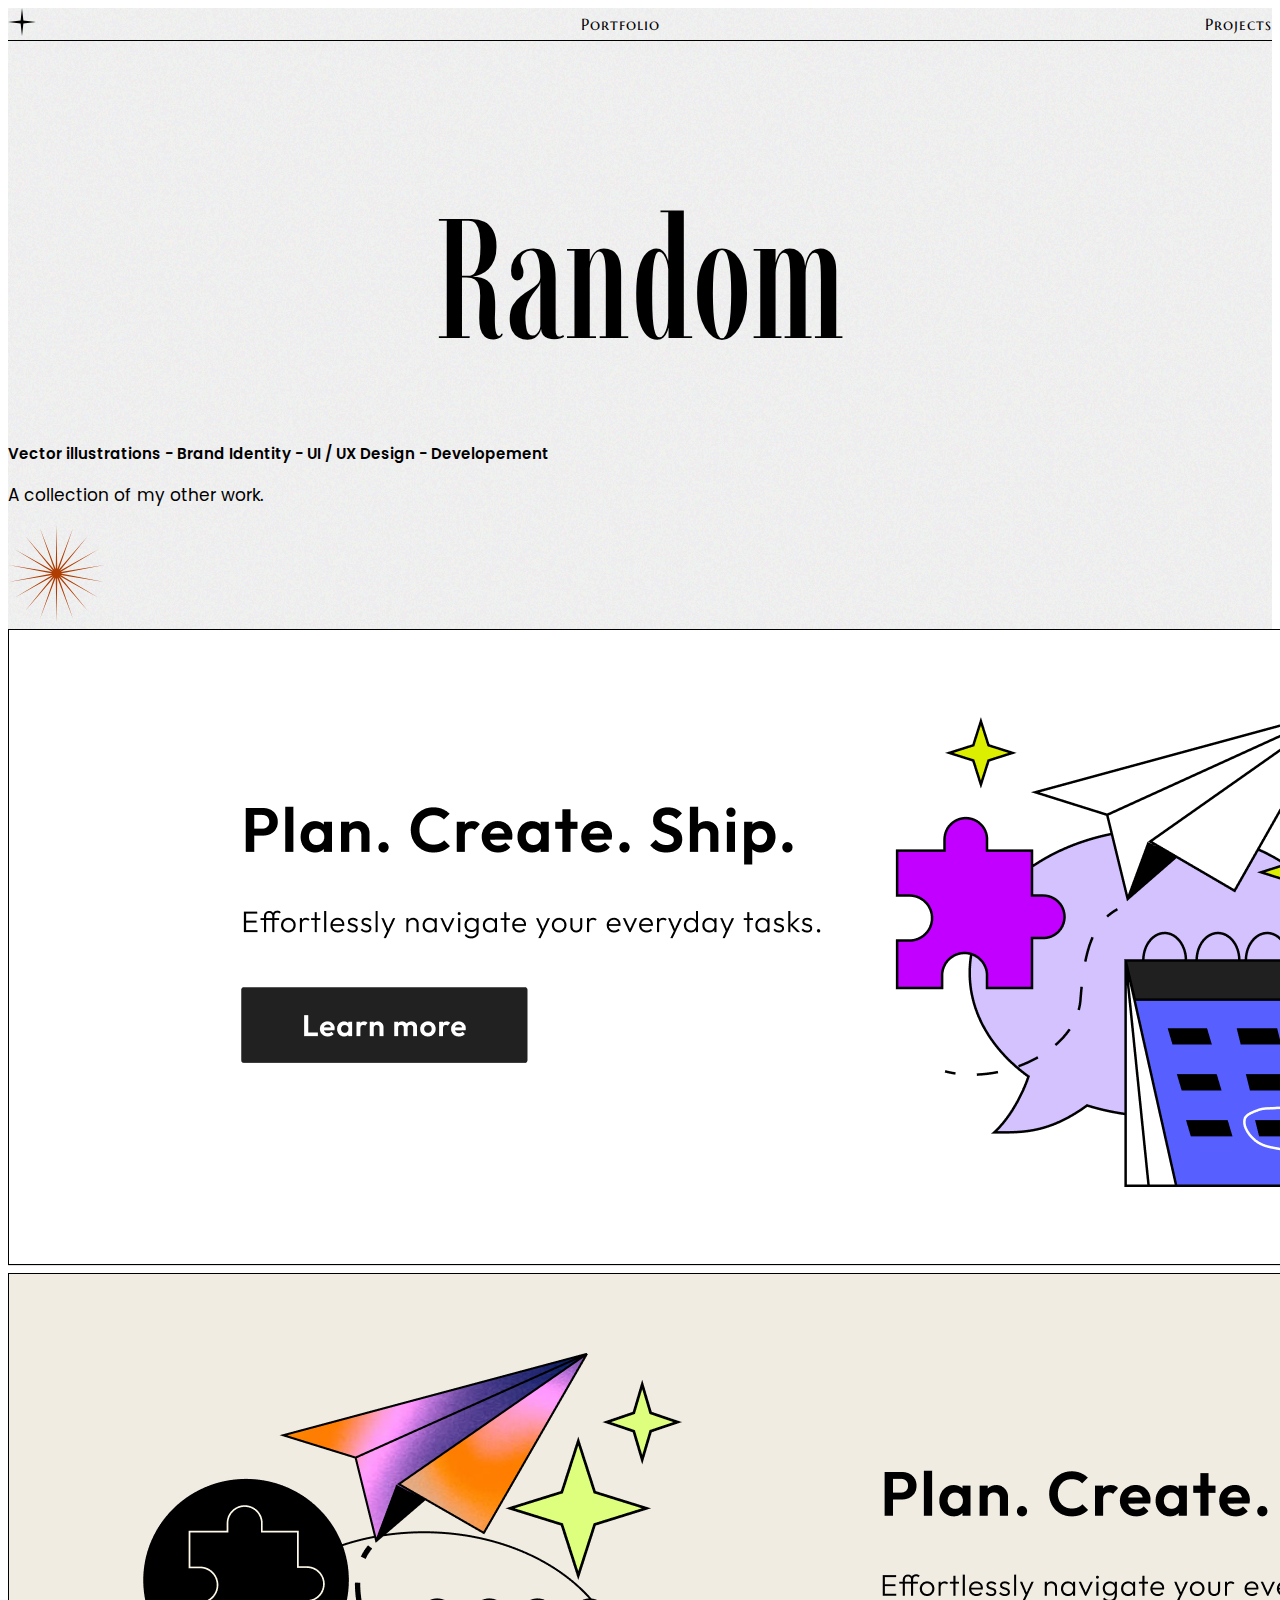
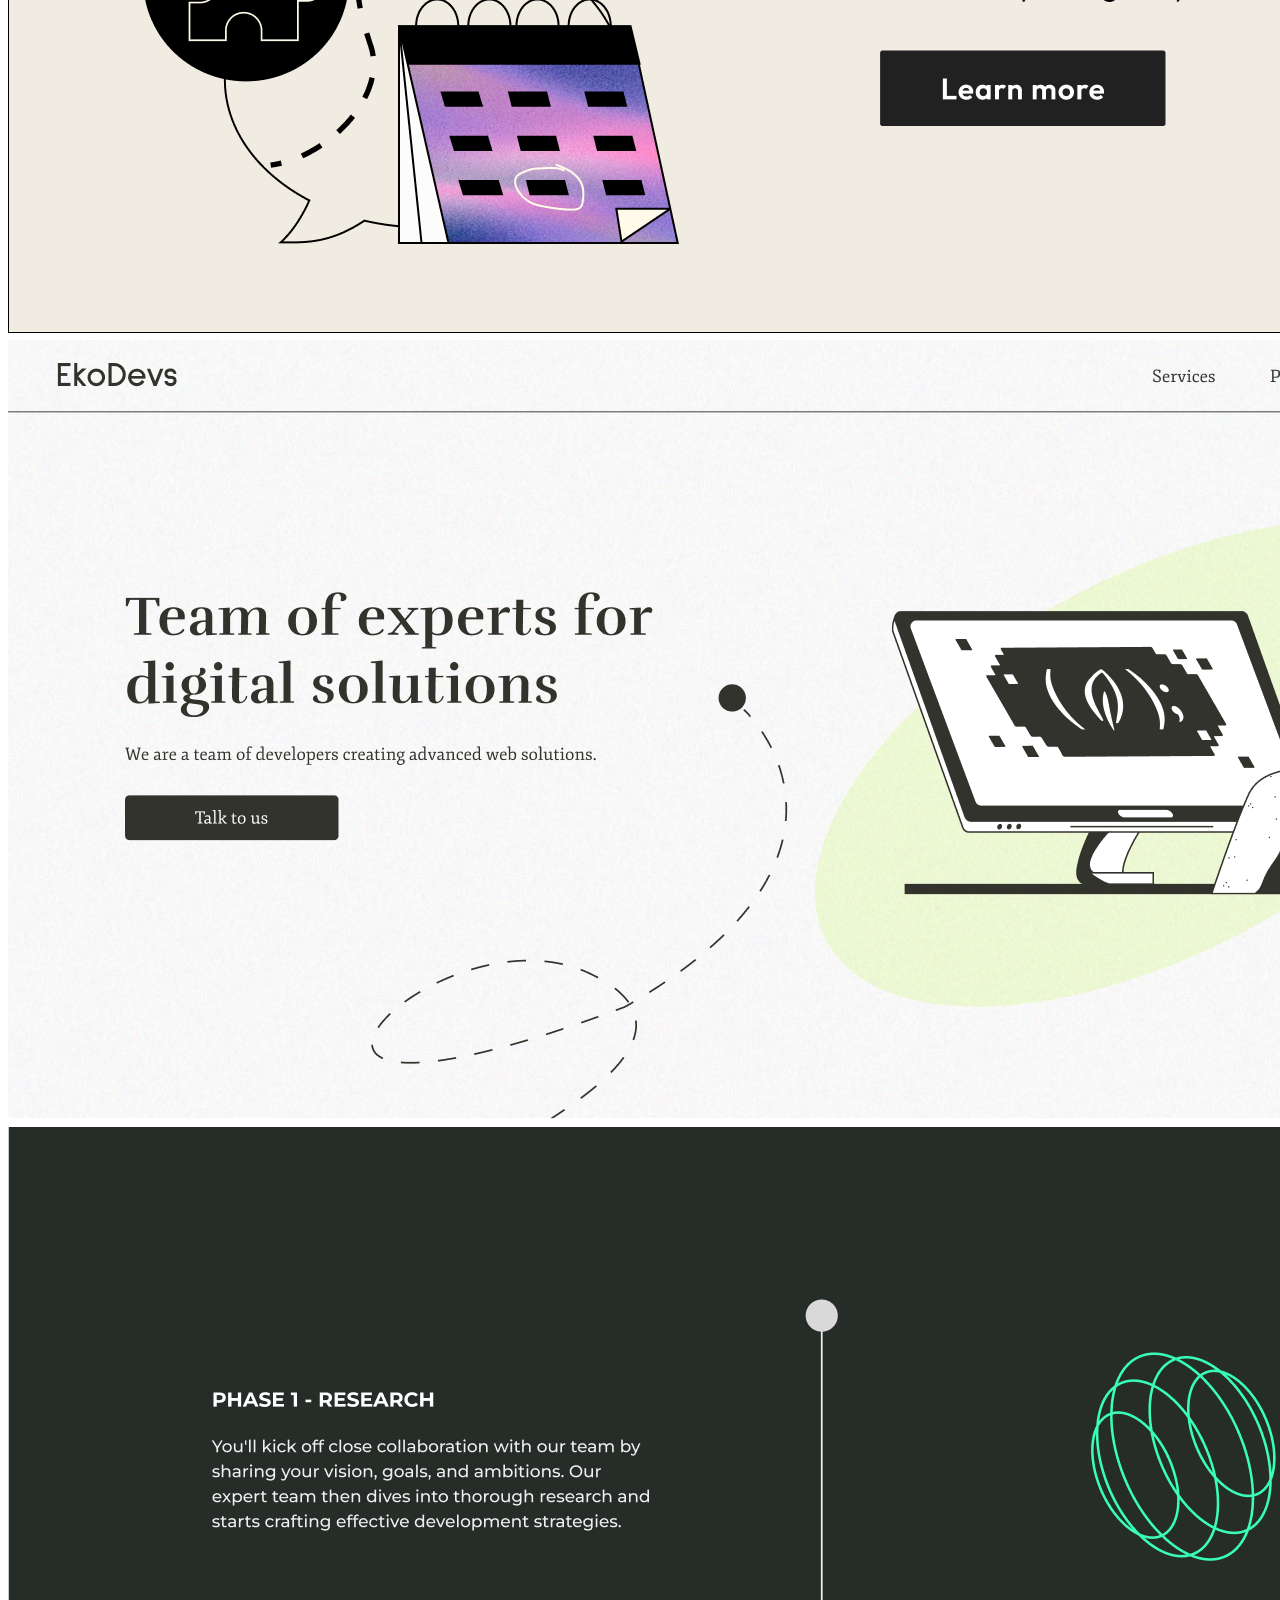
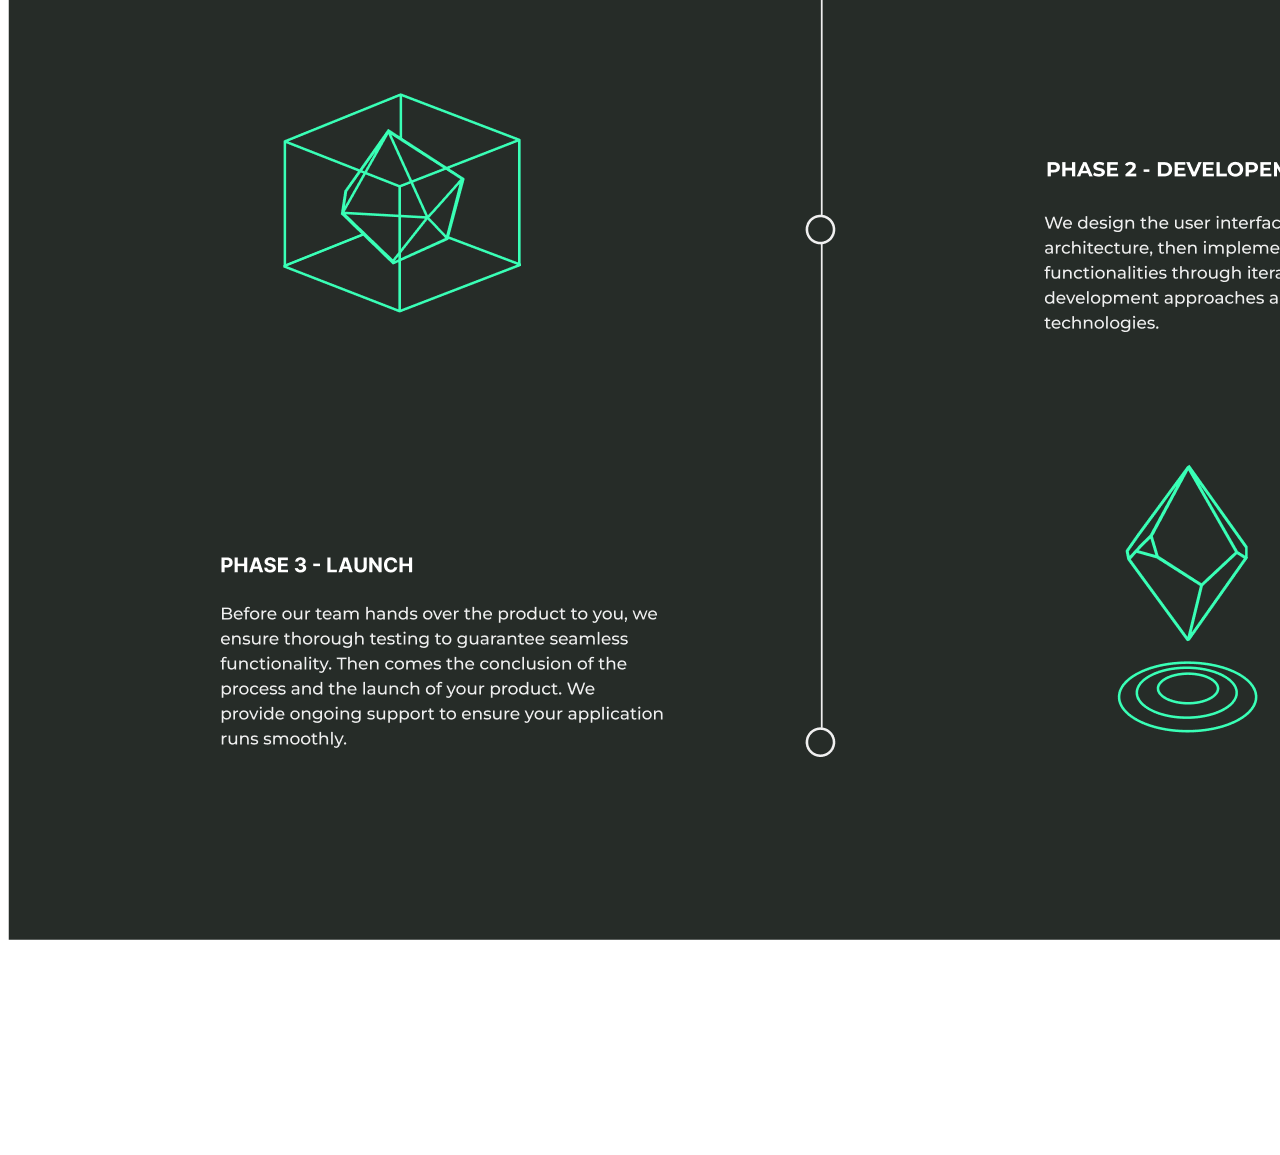
<file: random.html>
<!DOCTYPE html>
<html lang="en">
  <head>
    <meta charset="UTF-8" />
    <meta name="viewport" content="width=device-width, initial-scale=1.0" />
    <title>MA</title>

    <link
      href="https://cdn.jsdelivr.net/npm/bootstrap@5.0.2/dist/css/bootstrap.min.css"
      rel="stylesheet"
      integrity="sha384-EVSTQN3/azprG1Anm3QDgpJLIm9Nao0Yz1ztcQTwFspd3yD65VohhpuuCOmLASjC"
      crossorigin="anonymous"
    />
    <link rel="stylesheet" href="design.css" />
    <script
      src="https://cdn.jsdelivr.net/npm/bootstrap@5.0.2/dist/js/bootstrap.bundle.min.js"
      integrity="sha384-MrcW6ZMFYlzcLA8Nl+NtUVF0sA7MsXsP1UyJoMp4YLEuNSfAP+JcXn/tWtIaxVXM"
      crossorigin="anonymous"
    ></script>
  </head>

  <body>
    <section class="sec-bg">
      <div class="n-bor">
        <div class="">
          <div class="p-2 flex-j-s">
            <a href="index.html" class="p-2 bd-highlight nav-items">
              <img src="Star 27(1).svg" alt="" />
            </a>
            <a href="index.html" class="bd-highlight nav-items">Portfolio</a>
            <!-- <a href="about.html" class="bd-highlight nav-items pe-3">ABOUT</a> -->
            <a href="#projects" class="p-2 bd-highlight nav-items">Projects</a>
          </div>
        </div>
      </div>

      <div class="project-h">Random</div>
      <section class="container pb-5">
        <div class="row mb-5">
          <div class="col-md-3"></div>
          <div class="col-md-6 text-center">
            <p class="desc-t mt-2">
              Vector illustrations - Brand Identity - UI / UX Design -
              Developement
            </p>

            <p class="pt-3 pb-5">A collection of my other work.</p>
            <img src="star-red.svg" alt="" />
          </div>
          <div class="col-md-3"></div>
        </div>
      </section>
      <!-- <div class="pb-5 flex-j-c">
        <img src="Line.svg" alt="" />
      </div> -->
    </section>

    <!-- <section class="center mt-5 text-center">
      <div class="bor-mid">ssss</div>
    </section> -->

    <section class="mt-5 p-bot-break">
      <div class="container">
        <img src="assets/random/pcs.png" class="img-fluid" alt="Your Image" />
        <img
          src="assets/random/pcs-2.png"
          class="img-fluid mt-5"
          alt="Your Image"
        />
        <img
          src="assets/random/ekodevs.png"
          class="img-fluid mt-5"
          alt="Your Image"
        />
        <img
          src="assets/random/process.png"
          class="img-fluid mt-5"
          alt="Your Image"
        />
      </div>
    </section>
  </body>
</html>
</file>
<file: design.css>
@import url("https://fonts.googleapis.com/css2?family=Imbue:opsz,wght@10..100,100..900&family=Marcellus+SC&family=Poppins:ital,wght@0,100;0,200;0,300;0,400;0,500;0,600;0,700;0,800;0,900;1,100;1,200;1,300;1,400;1,500;1,600;1,700;1,800;1,900&family=Quattrocento:wght@400;700&display=swap");

.marcellus-sc-regular {
  font-family: "Marcellus SC", serif;
  font-weight: 400;
  font-style: normal;
}

.container {
  max-width: 1550px !important;
}

.marcellus-sc-sm {
  font-family: "Marcellus SC", serif;
  font-weight: 600;
  font-style: normal;
  font-size: 15px;
}

body {
  background-color: rgb(255, 255, 255);
  font-family: "Poppins", sans-serif;
  font-weight: 400;
  font-size: 17px;
  color: rgb(0, 0, 0);
}

.desc-t {
  font-weight: 600;
  font-size: 15px;
  color: #000000;
}

.flex-j-s {
  display: flex;
  justify-content: space-between;
  align-items: center;
}

.flex-j-c {
  display: flex;
  justify-content: center;
  align-items: center;
}

.sec-bg {
  background-image: url(assets/grainy.png);
}

.container {
  max-width: 1450px;
}

.main-button {
  background-color: #1f1f1f;
  color: #fff;
  &:hover {
    background-color: #121212;
    color: #fff;
  }
}


.mar-nav {
  margin-top: 300px;
}

.pad-sec2 {
  padding-top: 80px;
  padding-bottom: 80px;
}

.bg-sec {
  background-color: rgb(64, 33, 99);
}

.proj-text {
  font-family: "Roboto Condensed";
  color: rgb(0, 0, 0) !important;
  font-weight: 500;
  font-size: 26px;
  letter-spacing: 2px;
}

.a-button {
  display: flex;
  align-items: center;
}

.align-c {
  display: flex;
  align-items: center;
}

.btn-view {
  display: flex;
  align-items: center;
  justify-content: center;
  width: 100% !important;
  height: 70px !important;
  background-color: #00a59200 !important;
  border-radius: 0px !important;
  border-color: #fff;
  border-width: 1px;
  color: #ffffff !important;
  font-weight: 400 !important;
  text-align: center !important;
  outline: none;
  font-size: 15px !important;
  font-family: "Roboto Condensed";
  &:hover {
    color: #181818 !important;
    background-color: #b0ff39 !important;
    border-color: #ffffff00;
    font-weight: 600 !important;
  }
}

.nav-items {
  font-family: "Marcellus SC", serif;
  font-weight: 400;
  font-style: normal;
  color: black;
  font-size: 16px;
  letter-spacing: 1px;
  text-decoration: none;
}

.c-study-sm {
  font-family: "Courier New", Courier, monospace;
  color: rgb(255, 255, 255) !important;
  font-weight: 300;
  font-size: 15px;
  text-decoration: none;
}

.case-study {
  font-family: "Nunito Sans", sans-serif;
  color: rgb(203, 255, 99) !important;
  font-weight: 100;
  font-size: 15px;
  letter-spacing: 1px;
  text-decoration: none;
}

.box1 {
  background-color: #b34b0e;
}

.box2 {
  background-color: #bbbbbb;
  height: 400px;
  /* background-color: #262c35; */
}

.box3 {
  background-color: #d2d2d2;
  height: 300px;
}

.gap {
  height: 80%;
}

.title {
  font-size: 300px;
  font-family: "Bebas Neue", sans-serif;
  font-weight: 400;
  font-style: normal;
  letter-spacing: -1px;
  line-height: 0.8;
  margin-top: 70px;
  color: rgb(254, 171, 255);
}

.n-bor {
  border-bottom-color: black;
  border-bottom-style: solid;
  border-bottom-width: 1px;
}

.bor-mid {
  border-color: black;
  border-style: solid;
  border-width: 1px;
}

.center {
  margin: auto;
  width: 60%;
}

.w-box {
  width: 600px;
  margin-left: 120px;
  margin-right: 120px;
}

.portfolio {
  display: flex;
  justify-content: center;
  font-size: 260px;
  font-family: "Imbue", serif;
  font-weight: 500;
  font-style: normal;
  /* letter-spacing: 10px; */
  line-height: 0.8;
  margin-top: 190px;
  padding-bottom: 350px;
  color: #000000;
}

.p-top-break {
  padding-top: 200px;
}

.p-bot-break {
  padding-bottom: 200px;
}

.project-h {
  display: flex;
  justify-content: center;
  font-size: 170px;
  font-family: "Imbue", serif;
  font-weight: 500;
  font-style: normal;
  /* letter-spacing: 10px; */
  line-height: 0.8;
  margin-top: 170px;
  padding-bottom: 80px;
}

.imbue {
  font-family: "Imbue", serif;
  font-weight: 400;
  font-style: normal;
  letter-spacing: 1px;
}

.proj-txt {
  display: flex;
  justify-content: center;
  font-size: 130px;
  font-family: "Imbue", serif;
  font-weight: 500;
  font-style: normal;
  letter-spacing: 10px;
  line-height: 0.8;
  margin-top: 70px;
  padding-bottom: 80px;
}

.desc {
  font-family: "DM Sans Variable";
  color: rgb(0, 0, 0);
  font-weight: 200;
  font-size: 228px;
  margin-top: 200px;
  display: flex;
  margin-right: auto;
}

.img-w {
  width: 100%;
  max-width: 1400px;
}

.cursorsm {
  cursor: none;
}

.small {
  background-color: #fff;
  mix-blend-mode: difference;
  width: 150px;
  height: 150px;
  border: 2px solid #fff;
  border-radius: 50%;
}

@media (max-width: 600px) {
  .portfolio {
    font-size: 70px;
  }
  .mar-nav {
    margin-top: 201px;
  }
  .title {
    font-size: 100px;
    margin-top: 0px;
  }
  .h {
    font-size: 60px;
  }
  .btn-view {
    width: 50% !important;
  }
  .a-button {
    margin-top: 20px;
  }
}
</file>
